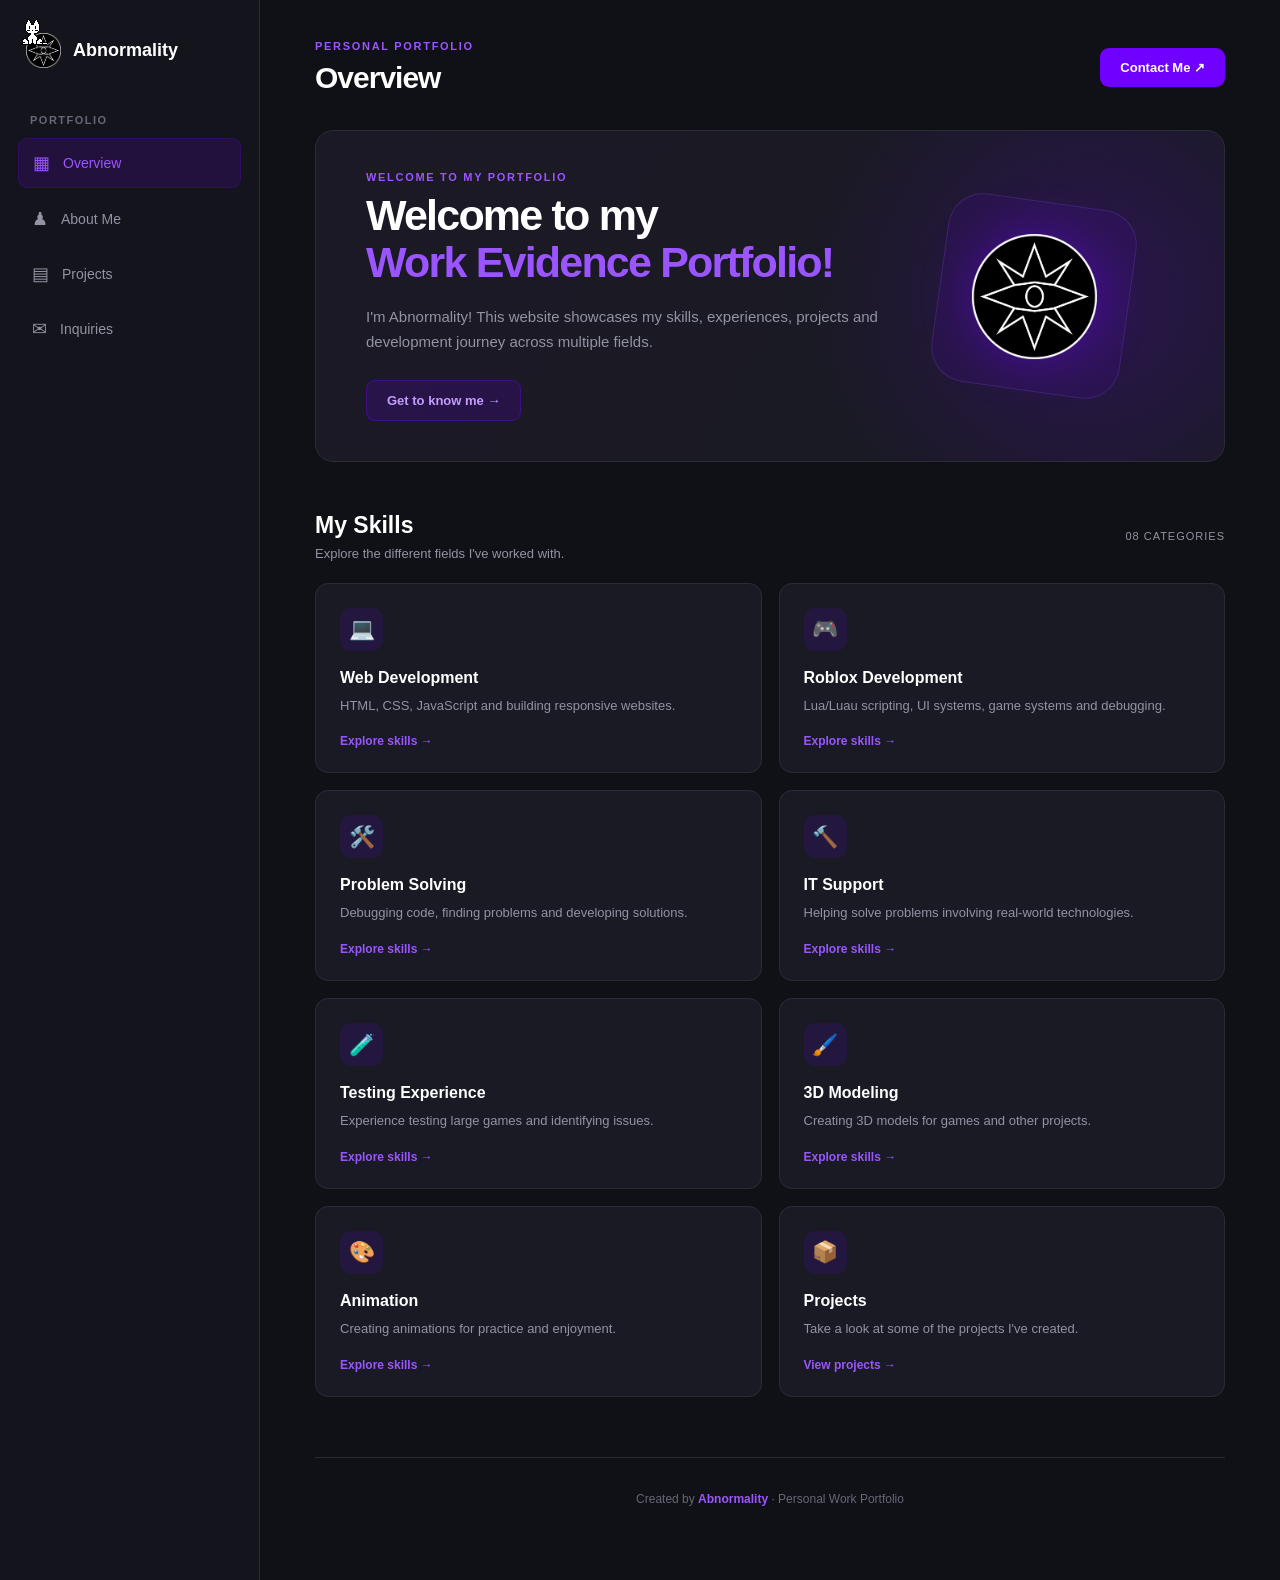
<file: index.html>
<!DOCTYPE html>
<html lang="en">

<head>
    <meta charset="UTF-8">
    <meta name="viewport" content="width=device-width, initial-scale=1.0">
    <meta name="theme-color" content="#101116">

    <title>Abnormality's Work Evidence Portfolio</title>

    <link rel="icon" type="image/x-icon" href="images/others/Corruptors.png">
    <link rel="stylesheet" href="css/style_v2.css">

    <script defer src="oneko.js" data-cat="oneko.gifs/oneko.gif"></script>
</head>

<body>

    <div class="app-shell">

        <!-- Sidebar -->
        <aside class="sidebar">

            <a href="index.html" class="brand">
                <img src="images/others/Corruptors.png" alt="Abnormality Logo">
                <span>Abnormality</span>
            </a>

            <p class="nav-label">PORTFOLIO</p>

            <nav class="navigation">
                <a href="index.html" class="nav-item active">
                    <span>▦</span> Overview
                </a>

                <a href="importance.html" class="nav-item">
                    <span>♟</span> About Me
                </a>

                <a href="html/projects.html" class="nav-item">
                    <span>▤</span> Projects
                </a>

                <a href="hire.html" class="nav-item">
                    <span>✉</span> Inquiries
                </a>
            </nav>


        </aside>

        <!-- Main Content -->
        <main class="main-content">

            <header class="topbar">
                <div>
                    <p class="eyebrow">PERSONAL PORTFOLIO</p>
                    <h1>Overview</h1>
                </div>

                <a href="hire.html" class="primary-button">
                    Contact Me ↗
                </a>
            </header>

            <!-- Welcome -->
            <section class="welcome-card">

                <div class="welcome-content">
                    <p class="eyebrow">WELCOME TO MY PORTFOLIO</p>

                    <h2>Welcome to my<br><span>Work Evidence Portfolio!</span></h2>

                    <p>
                        I'm Abnormality! This website showcases my skills,
                        experiences, projects and development journey
                        across multiple fields.
                    </p>

                    <a href="importance.html" class="secondary-button">
                        Get to know me →
                    </a>
                </div>

                <div class="welcome-decoration">
                    <img src="images/others/Corruptors.png" alt="Abnormality Logo">
                </div>

            </section>

            <!-- Skills -->
            <section class="content-section">

                <div class="section-heading">
                    <div>
                        <h2>My Skills</h2>
                        <p>Explore the different fields I've worked with.</p>
                    </div>

                    <span class="section-count">08 CATEGORIES</span>
                </div>

                <div class="skills-grid">

                    <a href="html/web_development.html" class="skill-card">
                        <span class="skill-icon">💻</span>
                        <h3>Web Development</h3>
                        <p>HTML, CSS, JavaScript and building responsive websites.</p>
                        <span class="card-link">Explore skills →</span>
                    </a>

                    <a href="html/roblox_development.html" class="skill-card">
                        <span class="skill-icon">🎮</span>
                        <h3>Roblox Development</h3>
                        <p>Lua/Luau scripting, UI systems, game systems and debugging.</p>
                        <span class="card-link">Explore skills →</span>
                    </a>

                    <a href="html/problem_solving.html" class="skill-card">
                        <span class="skill-icon">🛠️</span>
                        <h3>Problem Solving</h3>
                        <p>Debugging code, finding problems and developing solutions.</p>
                        <span class="card-link">Explore skills →</span>
                    </a>

                    <a href="html/it_support.html" class="skill-card">
                        <span class="skill-icon">🔨</span>
                        <h3>IT Support</h3>
                        <p>Helping solve problems involving real-world technologies.</p>
                        <span class="card-link">Explore skills →</span>
                    </a>

                    <a href="html/testing.html" class="skill-card">
                        <span class="skill-icon">🧪</span>
                        <h3>Testing Experience</h3>
                        <p>Experience testing large games and identifying issues.</p>
                        <span class="card-link">Explore skills →</span>
                    </a>

                    <a href="html/3d_modeling.html" class="skill-card">
                        <span class="skill-icon">🖌️</span>
                        <h3>3D Modeling</h3>
                        <p>Creating 3D models for games and other projects.</p>
                        <span class="card-link">Explore skills →</span>
                    </a>

                    <a href="html/animation.html" class="skill-card">
                        <span class="skill-icon">🎨</span>
                        <h3>Animation</h3>
                        <p>Creating animations for practice and enjoyment.</p>
                        <span class="card-link">Explore skills →</span>
                    </a>

                    <a href="html/projects.html" class="skill-card">
                        <span class="skill-icon">📦</span>
                        <h3>Projects</h3>
                        <p>Take a look at some of the projects I've created.</p>
                        <span class="card-link">View projects →</span>
                    </a>

                </div>

            </section>

            <footer>
                <p>Created by <strong>Abnormality</strong> · Personal Work Portfolio</p>
            </footer>

        </main>

    </div>

</body>
</html>
</file>
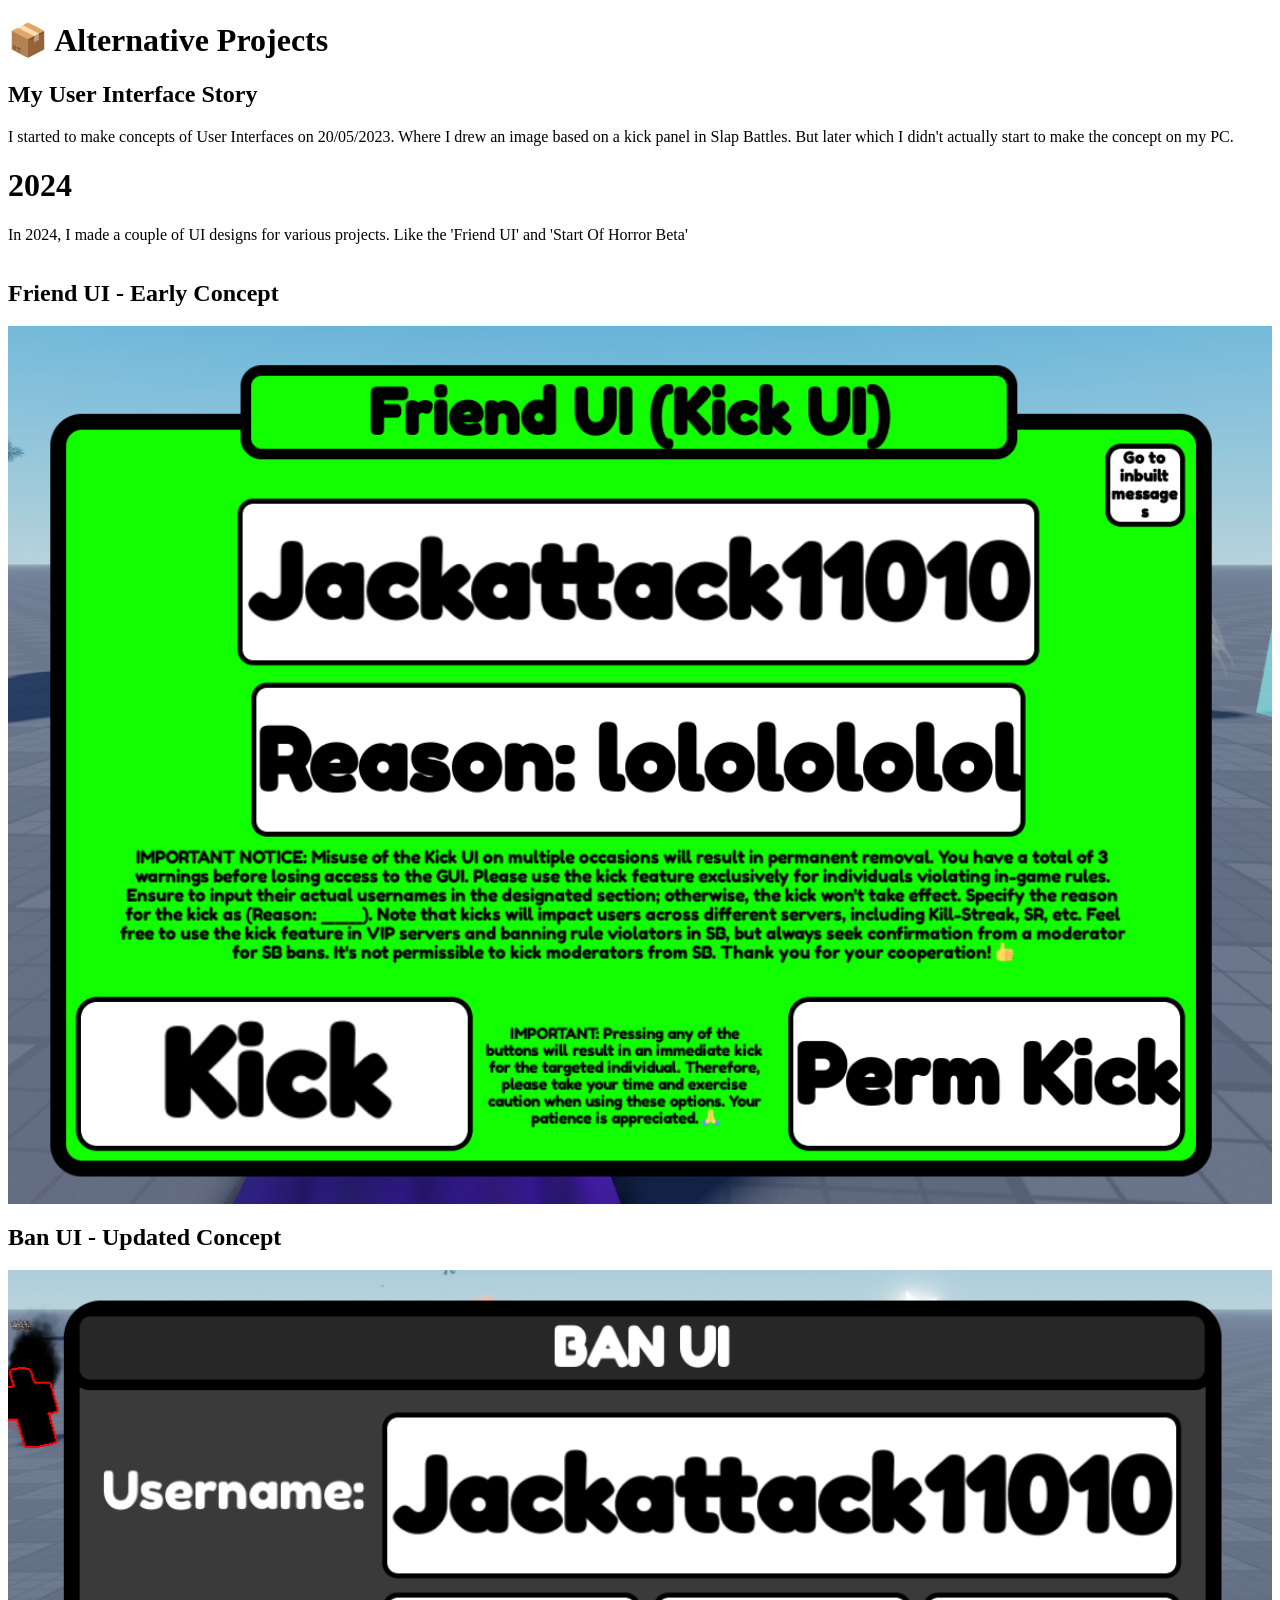
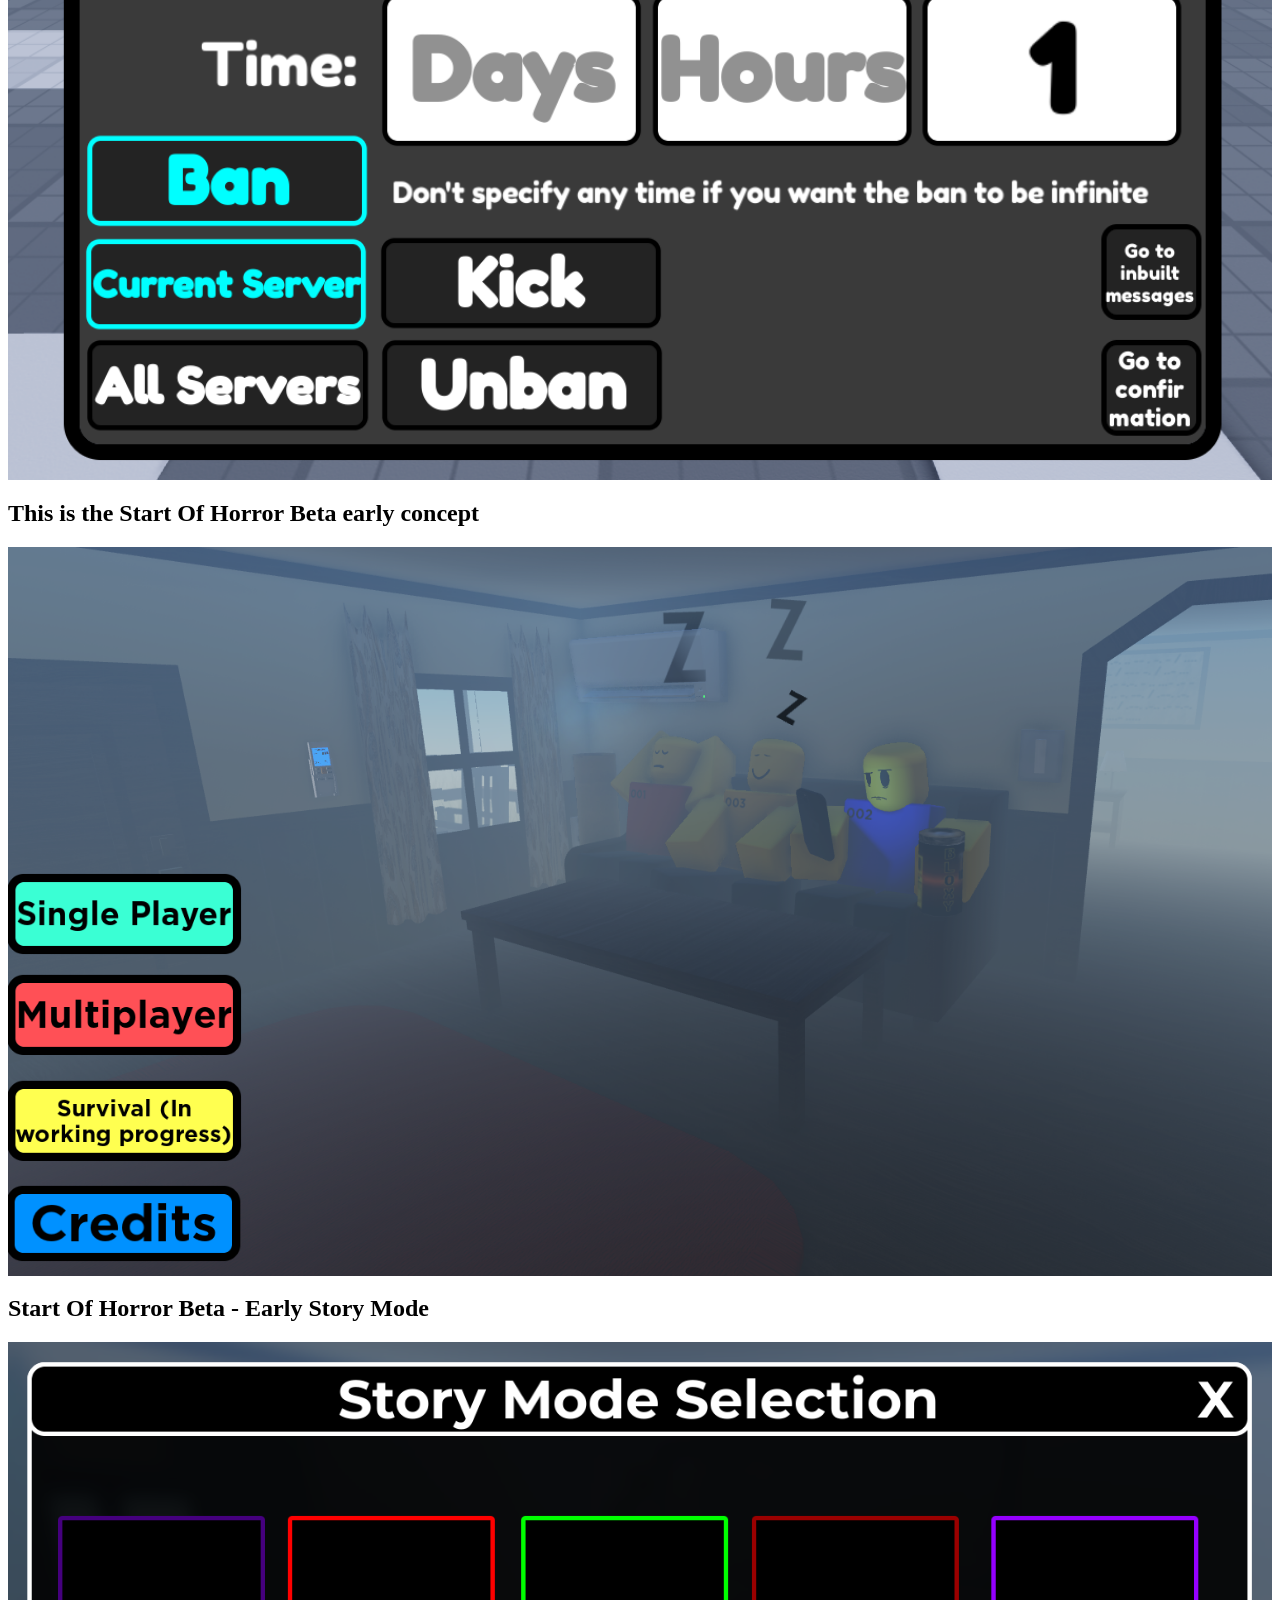
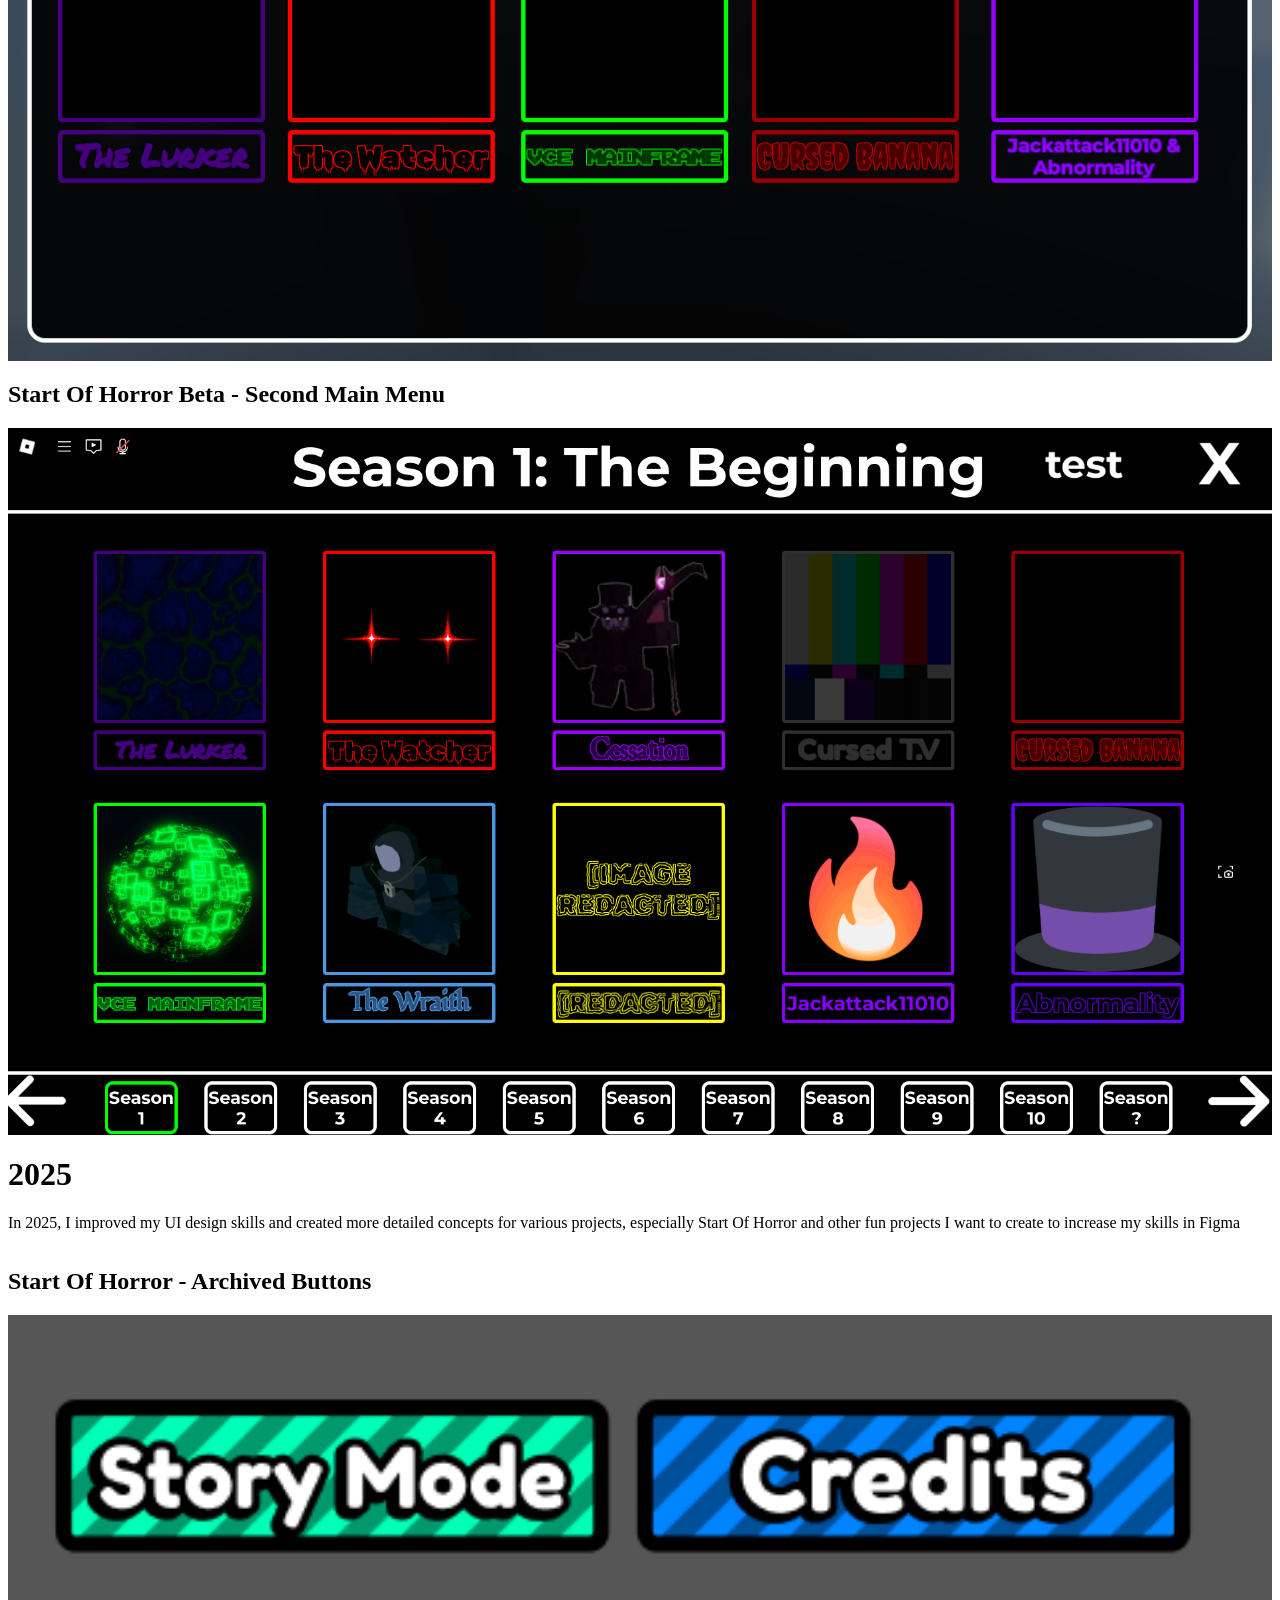
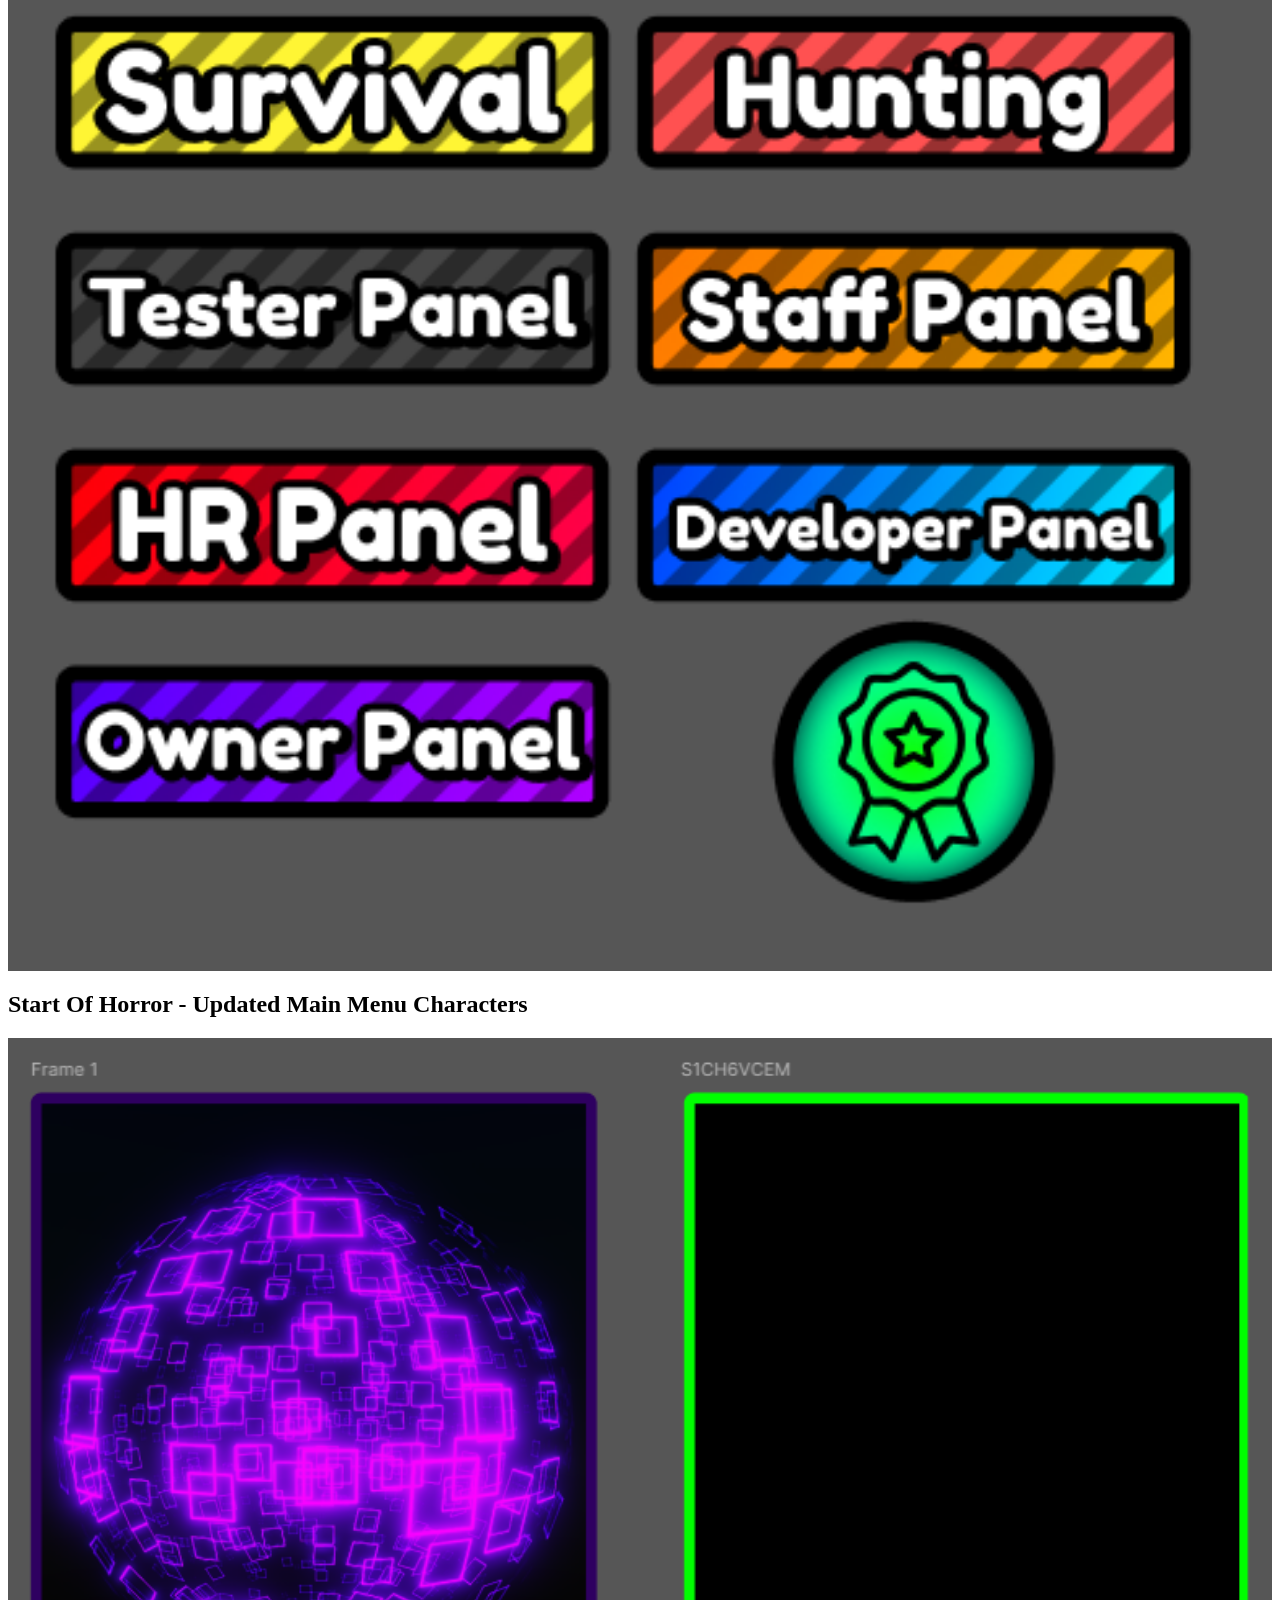
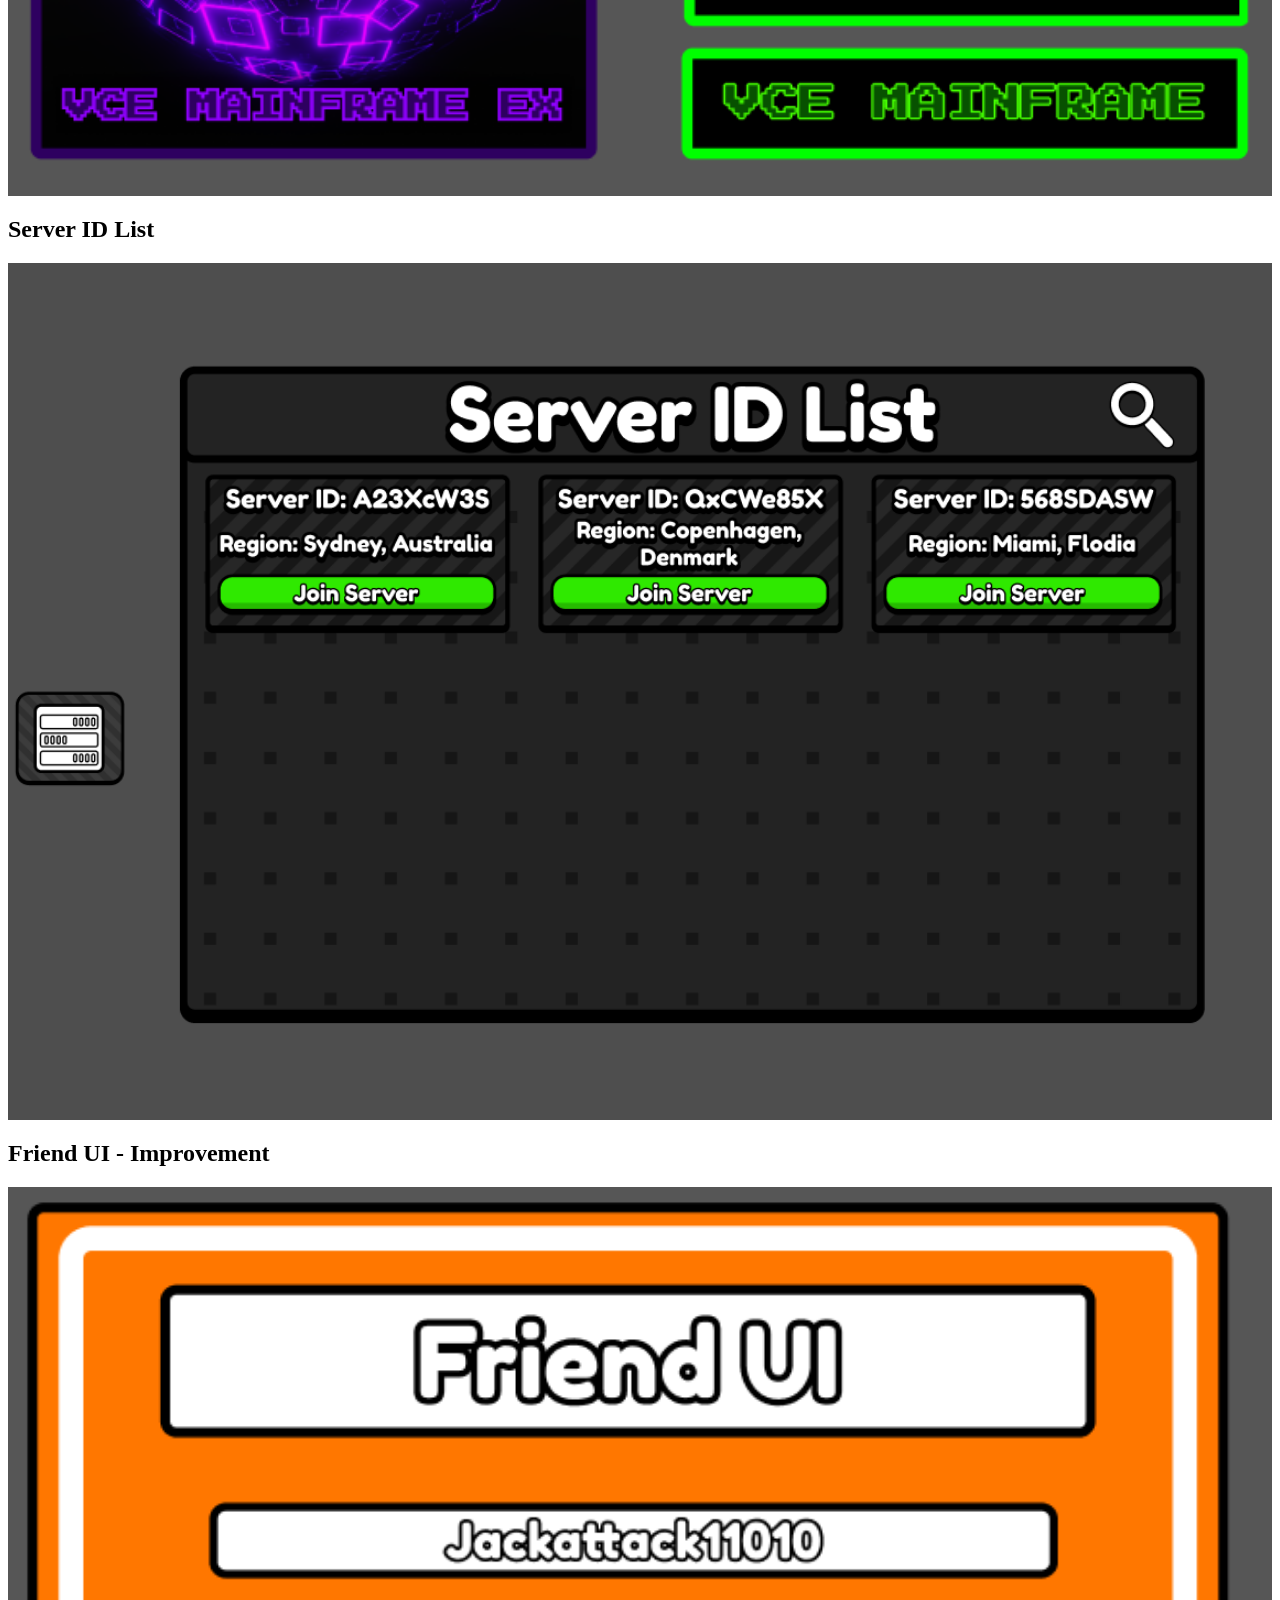
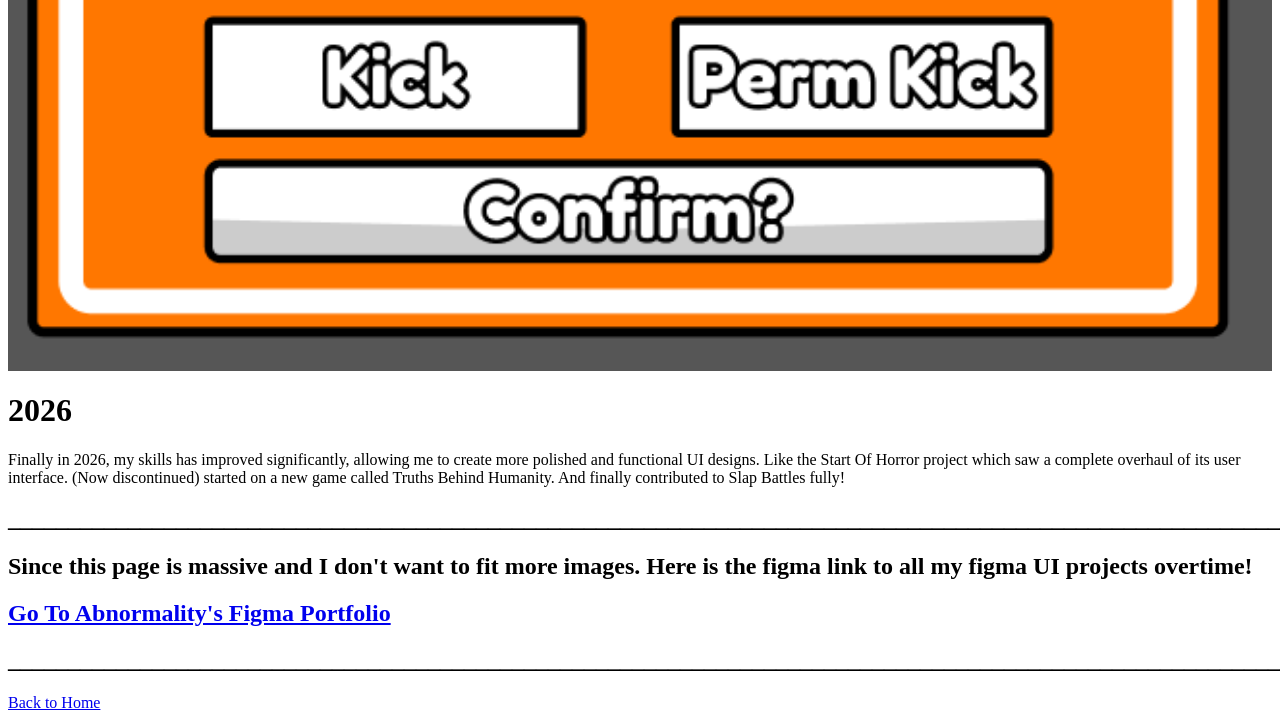
<file: projects.html>
<!DOCTYPE html>
<html>

<head>
    <title>Alternative Projects</title>
    <link rel="stylesheet" href="css/skills.css">
    <link rel="stylesheet" href="css/image.css">
</head>

<body>

    <h1>📦 Alternative Projects</h1>

    <h2>My User Interface Story</h2>
    <p>I started to make concepts of User Interfaces on 20/05/2023. Where I drew an image based on a kick panel in Slap Battles. But later which I didn't actually start to make the concept on my PC.</p>

    <h1>2024</h1>
    <p>In 2024, I made a couple of UI designs for various projects. Like the 'Friend UI' and 'Start Of Horror Beta'</p>

    <div class="container">
        <h2>Friend UI - Early Concept</h2>
        <img src="images/others/Friend UI Concept.png" alt="First Friend UI Concept">
    </div>

    <div class="container">
        <h2>Ban UI - Updated Concept</h2>
        <img src="images/others/First Ban Panel Concept.png" alt="Updated Ban UI Concept">
    </div>

    <div class="container">
        <h2>This is the Start Of Horror Beta early concept</h2>
        <img src="images/others/SOH First Main Menu.png" alt="Start Of Horror Beta">
    </div>

    <div class="container">
        <h2>Start Of Horror Beta - Early Story Mode</h2>
        <img src="images/others/Early Story Mode.png" alt="Early SOH Story Mode">
    </div>

    <div class="container">
        <h2>Start Of Horror Beta - Second Main Menu</h2>
        <img src="images/others/SOH Second Main Menu.png" alt="Start Of Horror Beta Main Menu">
    </div>

    <h1>2025</h1>
    <p>In 2025, I improved my UI design skills and created more detailed concepts for various projects, especially Start Of Horror and other fun projects I want to create to increase my skills in Figma</p>

    <div class="container">
        <h2>Start Of Horror - Archived Buttons</h2>
        <img src="images/others/SOH Archived Buttons.png" alt="Start Of Horror Archived Buttons">
    </div>

    <div class="container">
        <h2>Start Of Horror - Updated Main Menu Characters</h2>
        <img src="images/others/SOH Story Mode Update.png" alt="Start Of Horror Updated Main Menu Characters">
    </div>

    <div class="container">
        <h2>Server ID List</h2>
        <img src="images/others/Server ID List.png" alt="Server ID List">
    </div>

    <div class="container">
        <h2>Friend UI - Improvement</h2>
        <img src="images/others/Friend UI Improvement.png" alt="Updated Friend UI Concept">
    </div>


    <h1>2026</h1>
    <p>Finally in 2026, my skills has improved significantly, allowing me to create more polished and functional UI designs.
        Like the Start Of Horror project which saw a complete overhaul of its user interface. (Now discontinued)
        started on a new game called Truths Behind Humanity.
        And finally contributed to Slap Battles fully!</p>

    <h2>____________________________________________________________________________________________________________</h2>

    <h2>Since this page is massive and I don't want to fit more images. Here is the figma link to all my figma UI projects overtime!<h2>
    <a href="https://www.figma.com/design/40RhjVEC8wlKLUIXlwJqWX/Abnormality-Portfilo?node-id=0-1&t=XpvGLnqwYcIuVOld-1" class="figmaButton">Go To Abnormality's Figma Portfolio</a>

    <h2>____________________________________________________________________________________________________________</h2>
    <a href="index.html" class="button">Back to Home</a>

</body>

</html>
</file>
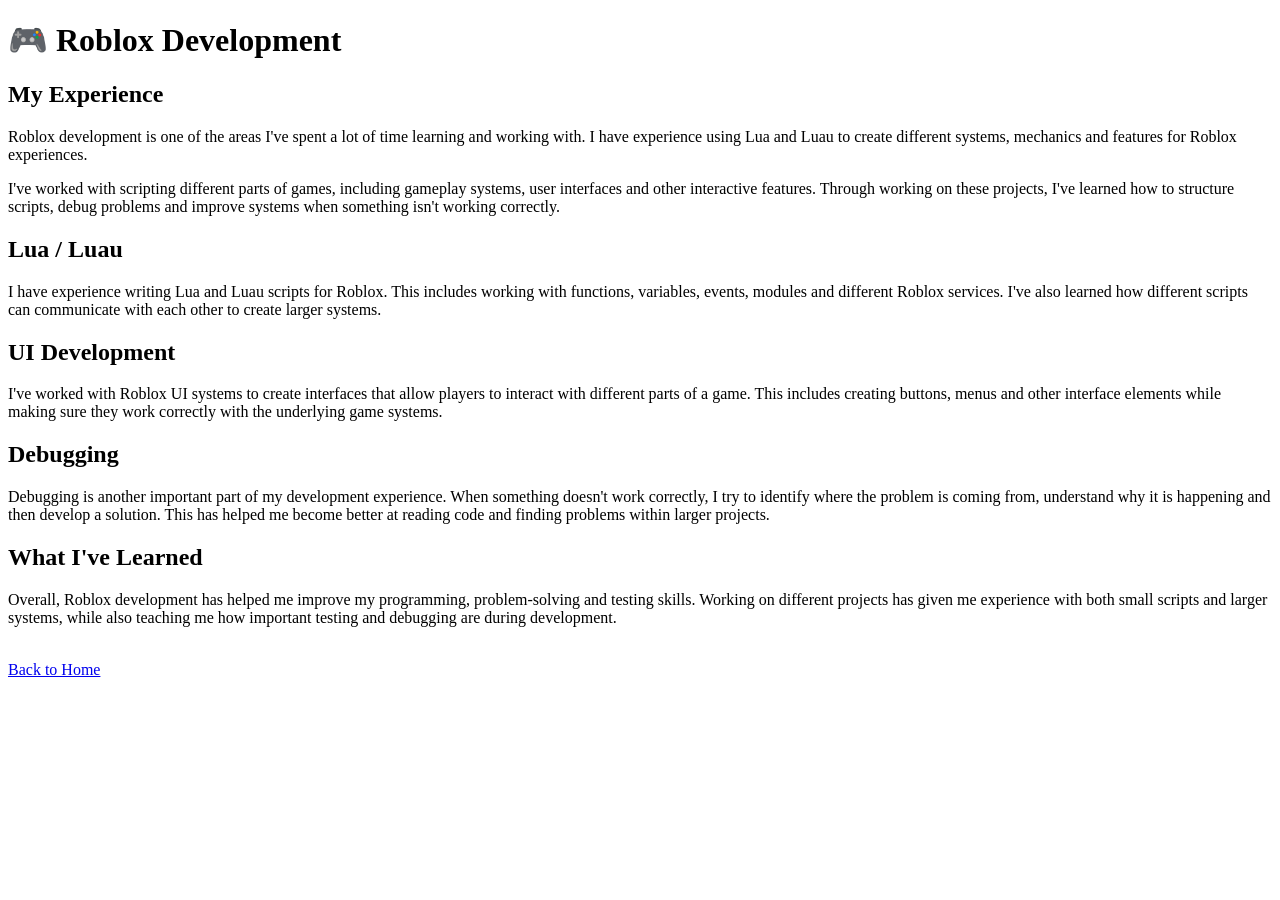
<file: roblox_development.html>
<!DOCTYPE html>
<html>

<head>
    <title>Roblox Development</title>
    <link rel="stylesheet" href="css/skills.css">
</head>

<body>

    <h1>🎮 Roblox Development</h1>

    <h2>My Experience</h2>

    <p>
        Roblox development is one of the areas I've spent a lot of time
        learning and working with. I have experience using Lua and Luau
        to create different systems, mechanics and features for Roblox
        experiences.
    </p>

    <p>
        I've worked with scripting different parts of games, including
        gameplay systems, user interfaces and other interactive features.
        Through working on these projects, I've learned how to structure
        scripts, debug problems and improve systems when something isn't
        working correctly.
    </p>

    <h2>Lua / Luau</h2>

    <p>
        I have experience writing Lua and Luau scripts for Roblox. This
        includes working with functions, variables, events, modules and
        different Roblox services. I've also learned how different
        scripts can communicate with each other to create larger systems.
    </p>

    <h2>UI Development</h2>

    <p>
        I've worked with Roblox UI systems to create interfaces that allow
        players to interact with different parts of a game. This includes
        creating buttons, menus and other interface elements while making
        sure they work correctly with the underlying game systems.
    </p>

    <h2>Debugging</h2>

    <p>
        Debugging is another important part of my development experience.
        When something doesn't work correctly, I try to identify where the
        problem is coming from, understand why it is happening and then
        develop a solution. This has helped me become better at reading
        code and finding problems within larger projects.
    </p>

    <h2>What I've Learned</h2>

    <p>
        Overall, Roblox development has helped me improve my programming,
        problem-solving and testing skills. Working on different projects
        has given me experience with both small scripts and larger systems,
        while also teaching me how important testing and debugging are
        during development.
    </p>

    <br>

    <a href="index.html" class="button">Back to Home</a>

</body>

</html>
</file>
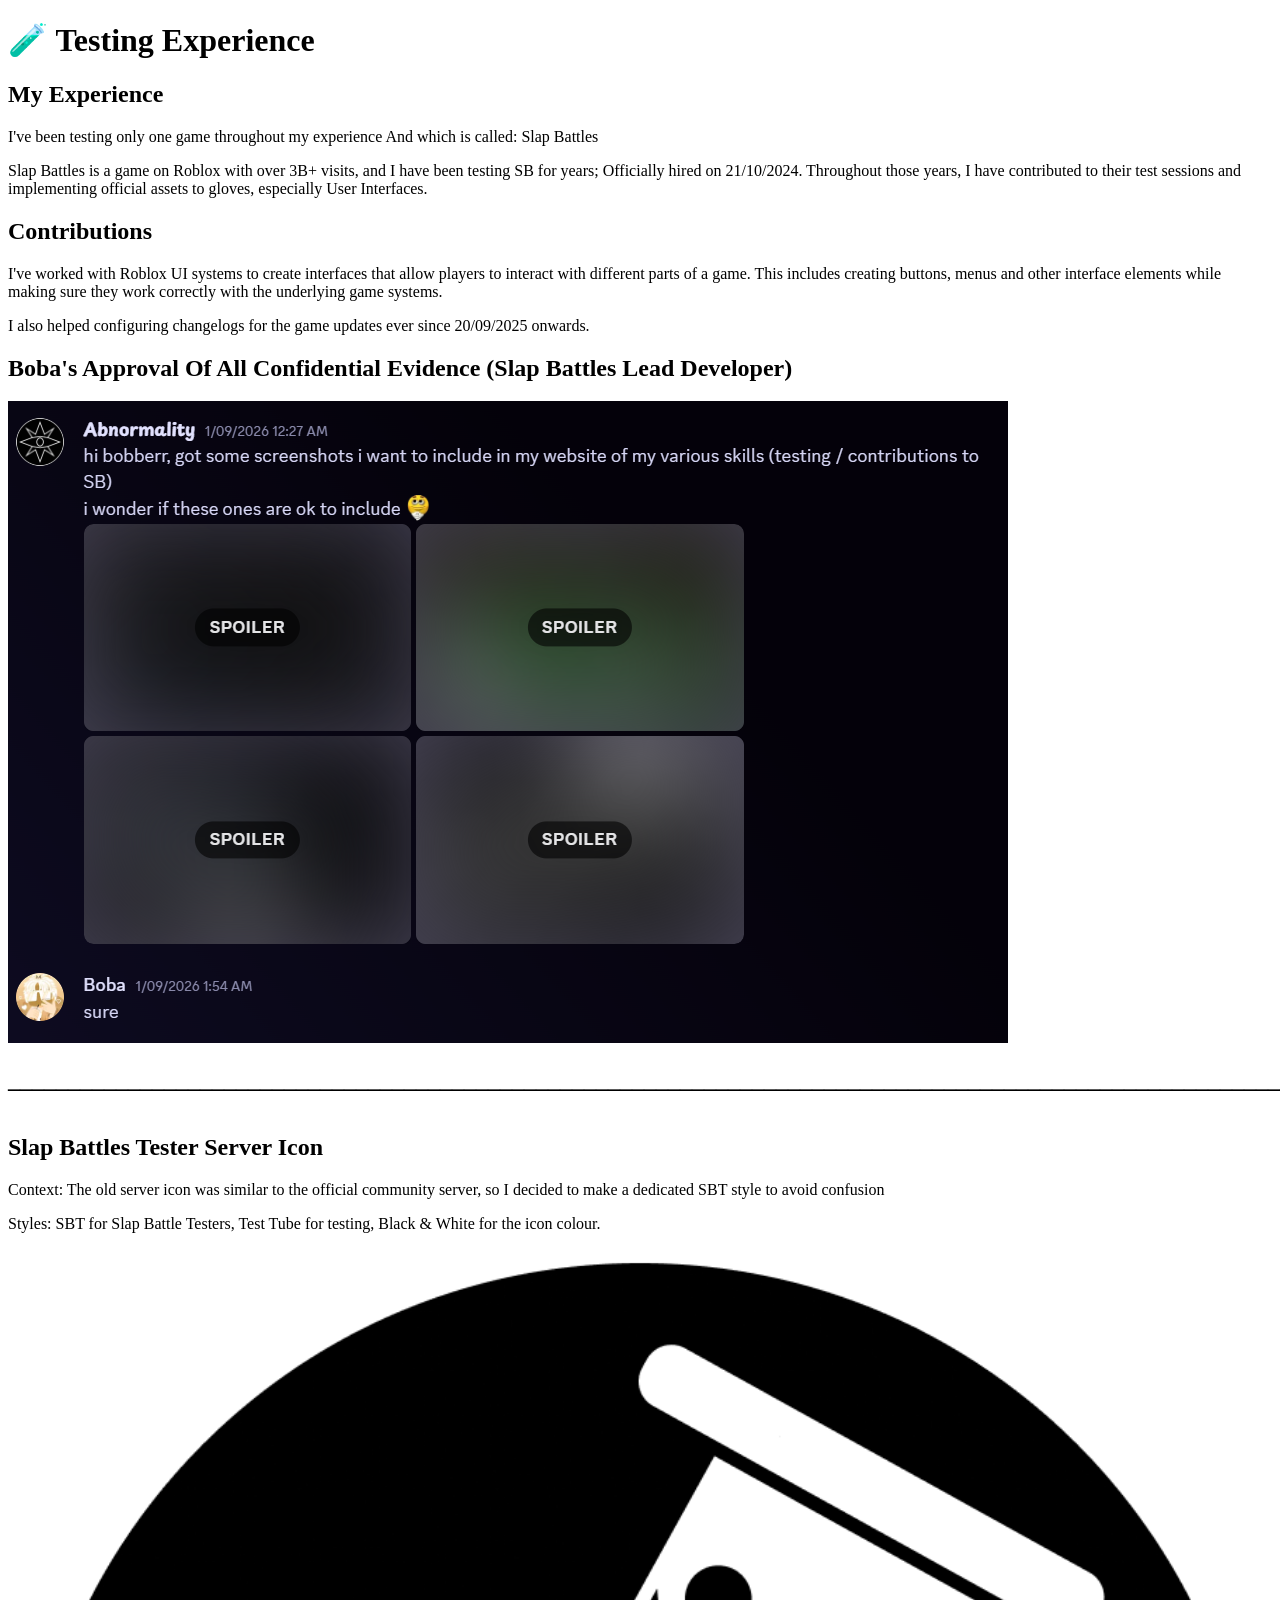
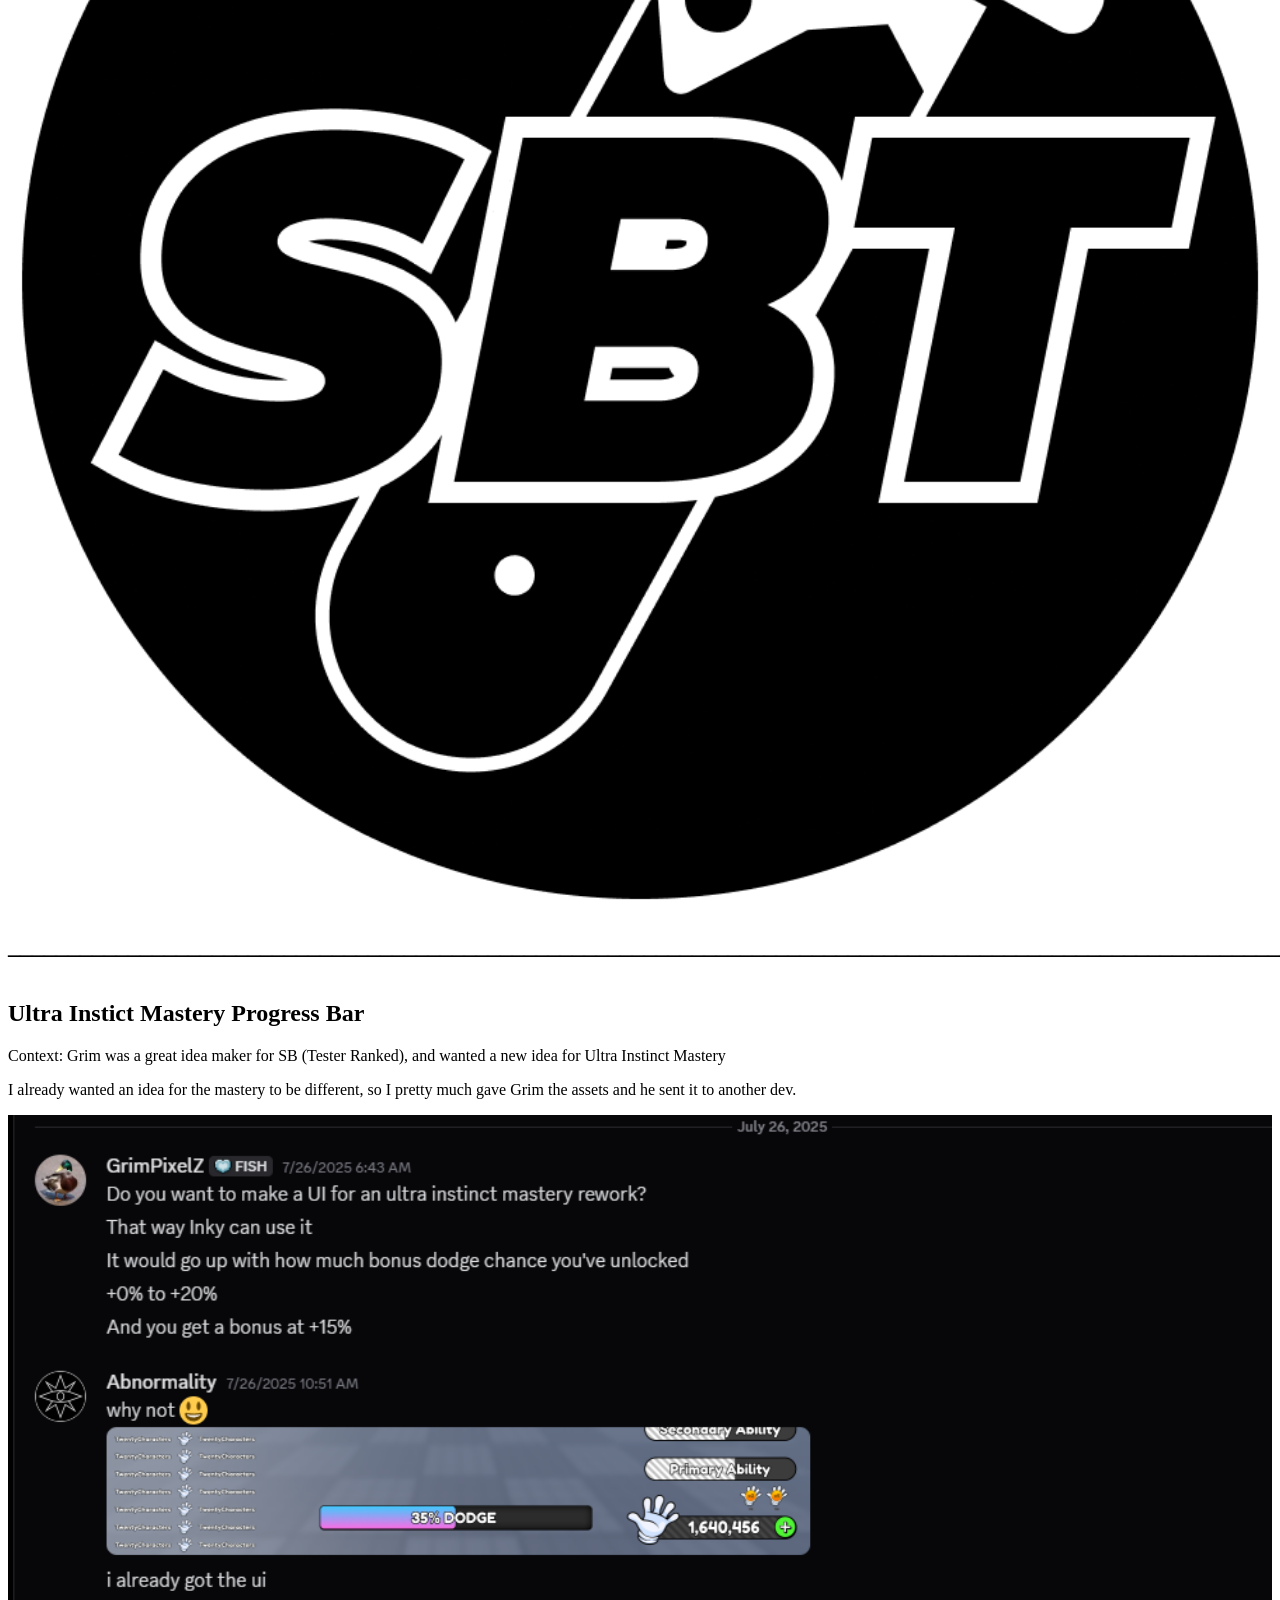
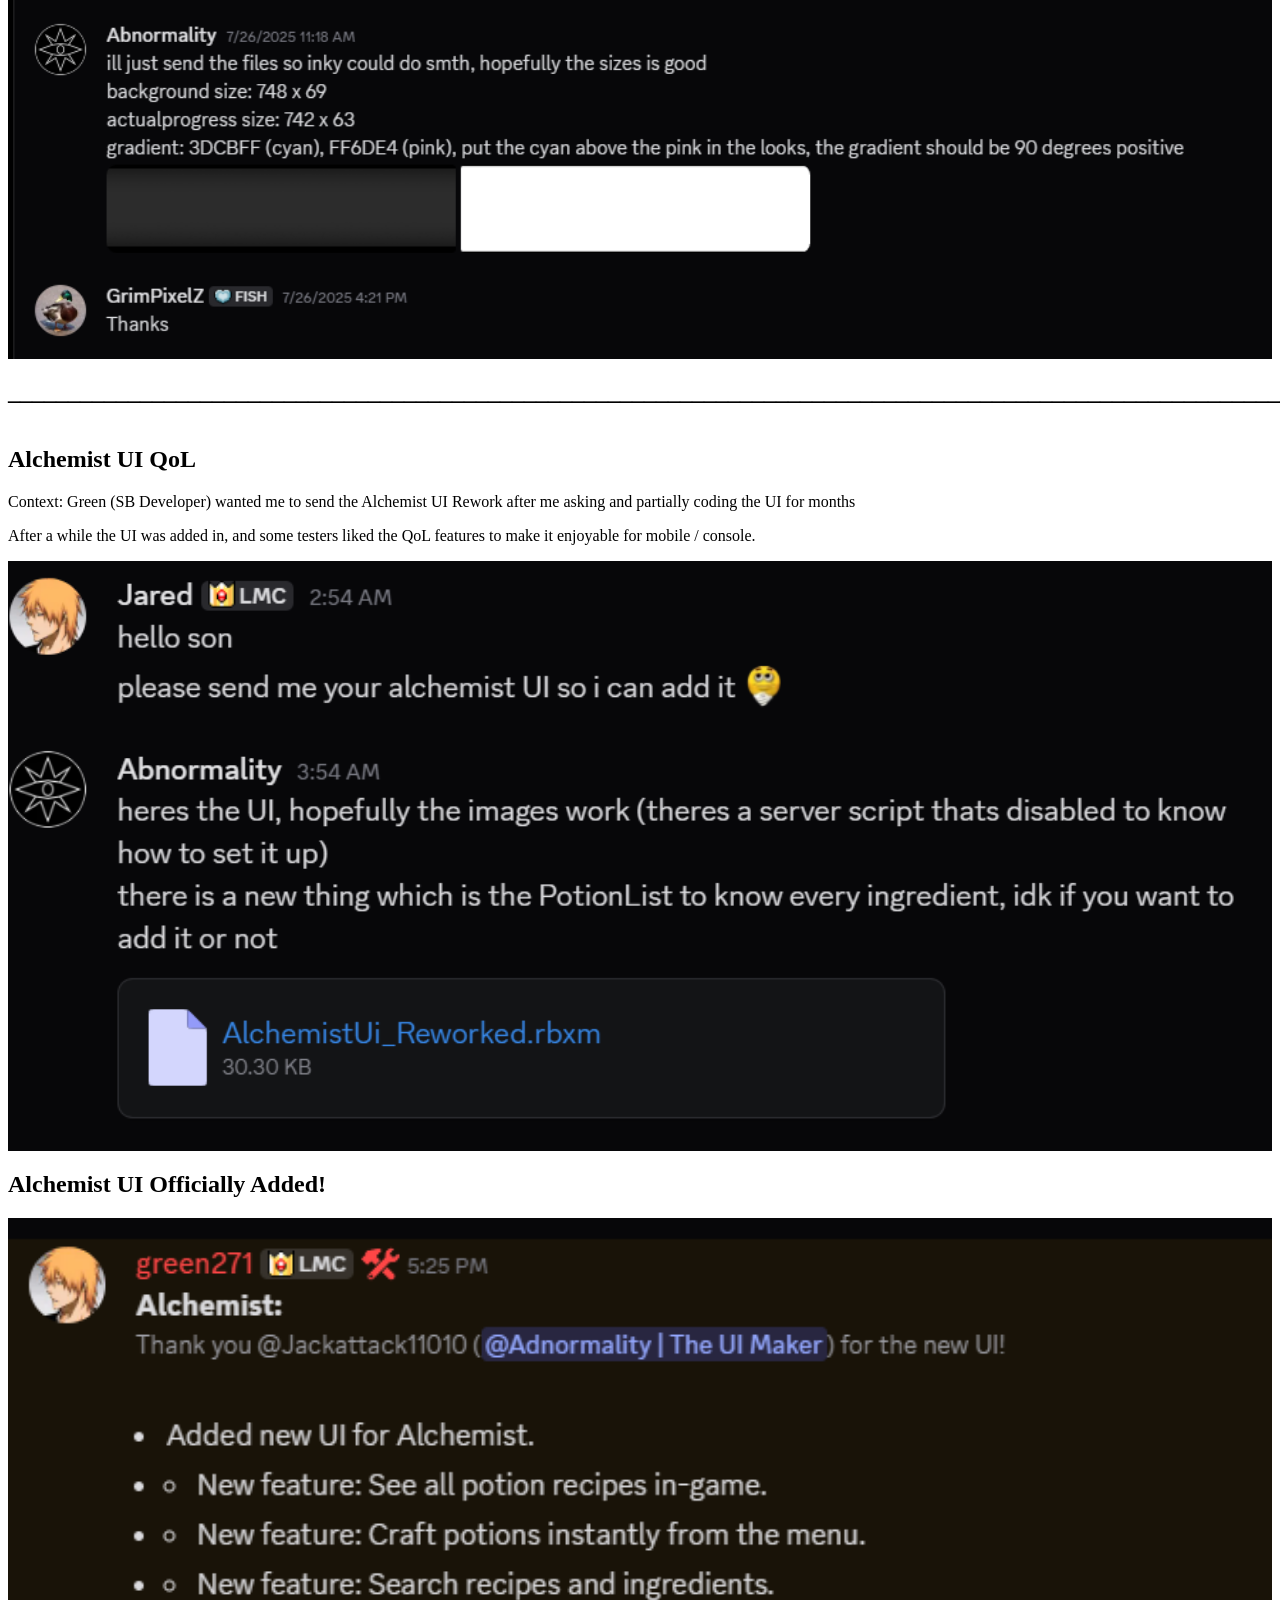
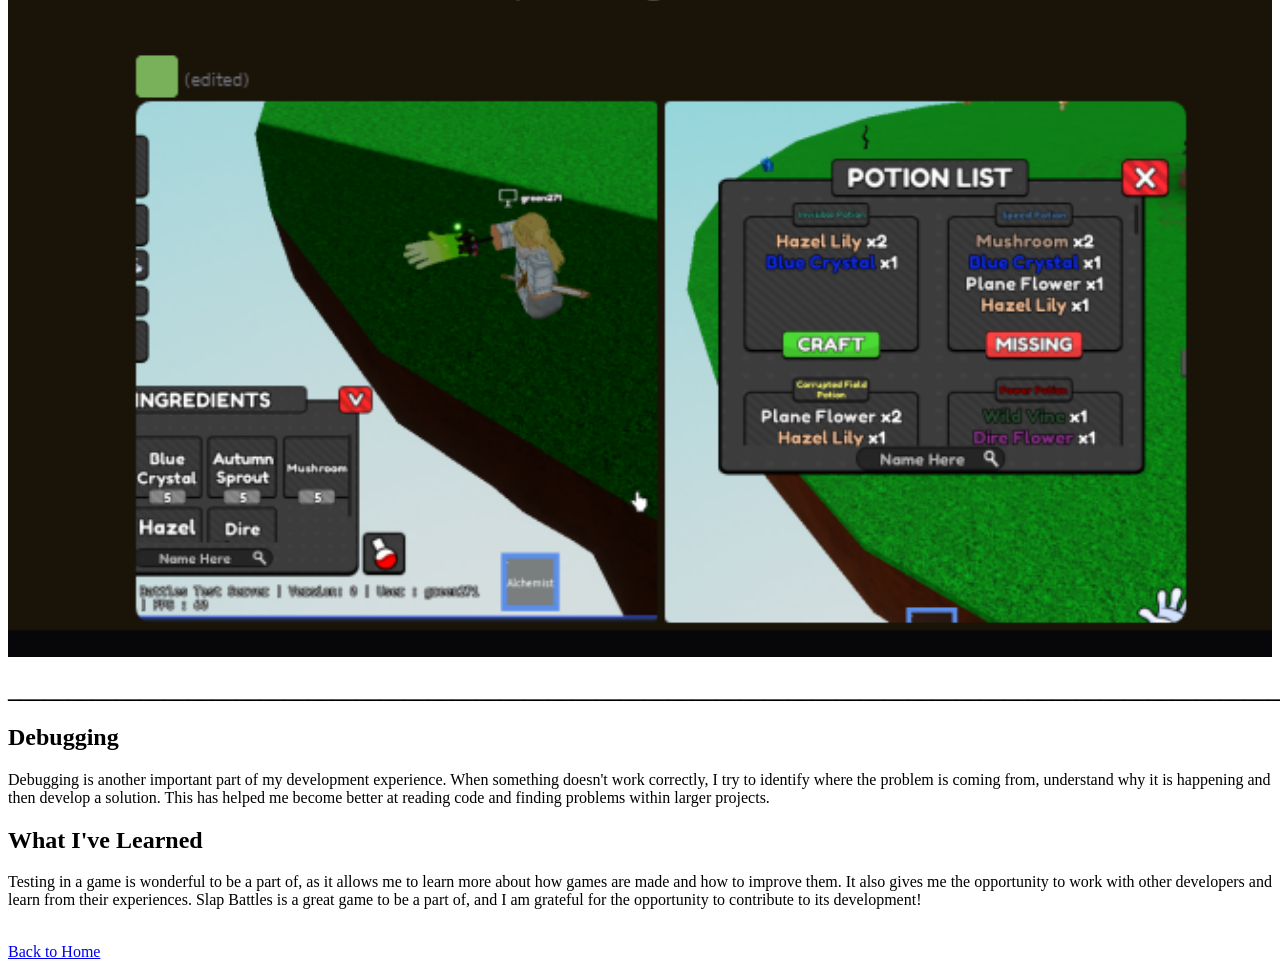
<file: testing.html>
<!DOCTYPE html>
<html>

<head>
    <title>Testing Experience</title>
    <link rel="stylesheet" href="css/skills.css">
    <link rel="stylesheet" href="css/image.css">
</head>

<body>

    <h1>🧪 Testing Experience</h1>

    <h2>My Experience</h2>

    <p>
        I've been testing only one game throughout my experience
        And which is called: Slap Battles
    </p>

    <p>
        Slap Battles is a game on Roblox with over 3B+ visits, and I have been testing SB for years; Officially hired on 21/10/2024.
        Throughout those years, I have contributed to their test sessions and implementing official assets to gloves, especially User Interfaces.
    </p>

    <h2>Contributions</h2>

    <p>
        I've worked with Roblox UI systems to create interfaces that allow
        players to interact with different parts of a game. This includes
        creating buttons, menus and other interface elements while making
        sure they work correctly with the underlying game systems.
    </p>

    <p>I also helped configuring changelogs for the game updates ever since 20/09/2025 onwards.</p>

    <h2>Boba's Approval Of All Confidential Evidence (Slap Battles Lead Developer)</h2>
    <img src="images/slap battles/Boba Approves All Evidence.png" class="image" alt="Boba Approval">

    <br>

    <h2>____________________________________________________________________________________________________________</h2>

    <div class="container">
        <h2>Slap Battles Tester Server Icon</h2>
        <p>Context: The old server icon was similar to the official community server, so I decided to make a dedicated SBT style to avoid confusion</p>
        <p>Styles: SBT for Slap Battle Testers, Test Tube for testing, Black & White for the icon colour.</p>
        <img src="images/slap battles/SBT-Stuff.png" class="image" alt="Slap Battles Tester server icon">
    </div>

    <h2>____________________________________________________________________________________________________________</h2>

    <div class="container">
        <h2>Ultra Instict Mastery Progress Bar</h2>
        <p>Context: Grim was a great idea maker for SB (Tester Ranked), and wanted a new idea for Ultra Instinct Mastery</p>
        <p>I already wanted an idea for the mastery to be different, so I pretty much gave Grim the assets and he sent it to another dev.</p>
        <img src="images/slap battles/Mastered Ultra Instinct Bar.png" class="image" alt="Ultra Instict Bar">
    </div>

    <h2>____________________________________________________________________________________________________________</h2>

    <div class="container">
        <h2>Alchemist UI QoL</h2>
        <p>Context: Green (SB Developer) wanted me to send the Alchemist UI Rework after me asking and partially coding the UI for months</p>
        <p>After a while the UI was added in, and some testers liked the QoL features to make it enjoyable for mobile / console.</p>
        <img src="images/slap battles/Alchemist UI - Sending Evidence.png" class="image" alt="Sending Green My Alchemist UI">
    </div>


    <div class="container">
        <h2>Alchemist UI Officially Added!</h2>
        <img src="images/slap battles/Green Adds My Alchemist UI.png" class="image" alt="Officially Added The UI">
    </div>

    <h2>____________________________________________________________________________________________________________</h2>

    </p>

    <h2>Debugging</h2>
    <p>
        Debugging is another important part of my development experience.
        When something doesn't work correctly, I try to identify where the
        problem is coming from, understand why it is happening and then
        develop a solution. This has helped me become better at reading
        code and finding problems within larger projects.
    </p>

    <h2>What I've Learned</h2>
    <p>
       Testing in a game is wonderful to be a part of, as it allows me to learn more about how games are made and how to improve them. It also gives me the opportunity to work with other developers and learn from their experiences.
       Slap Battles is a great game to be a part of, and I am grateful for the opportunity to contribute to its development!
    </p>

    <br>

    <a href="index.html" class="button">Back to Home</a>

</body>

</html>
</file>
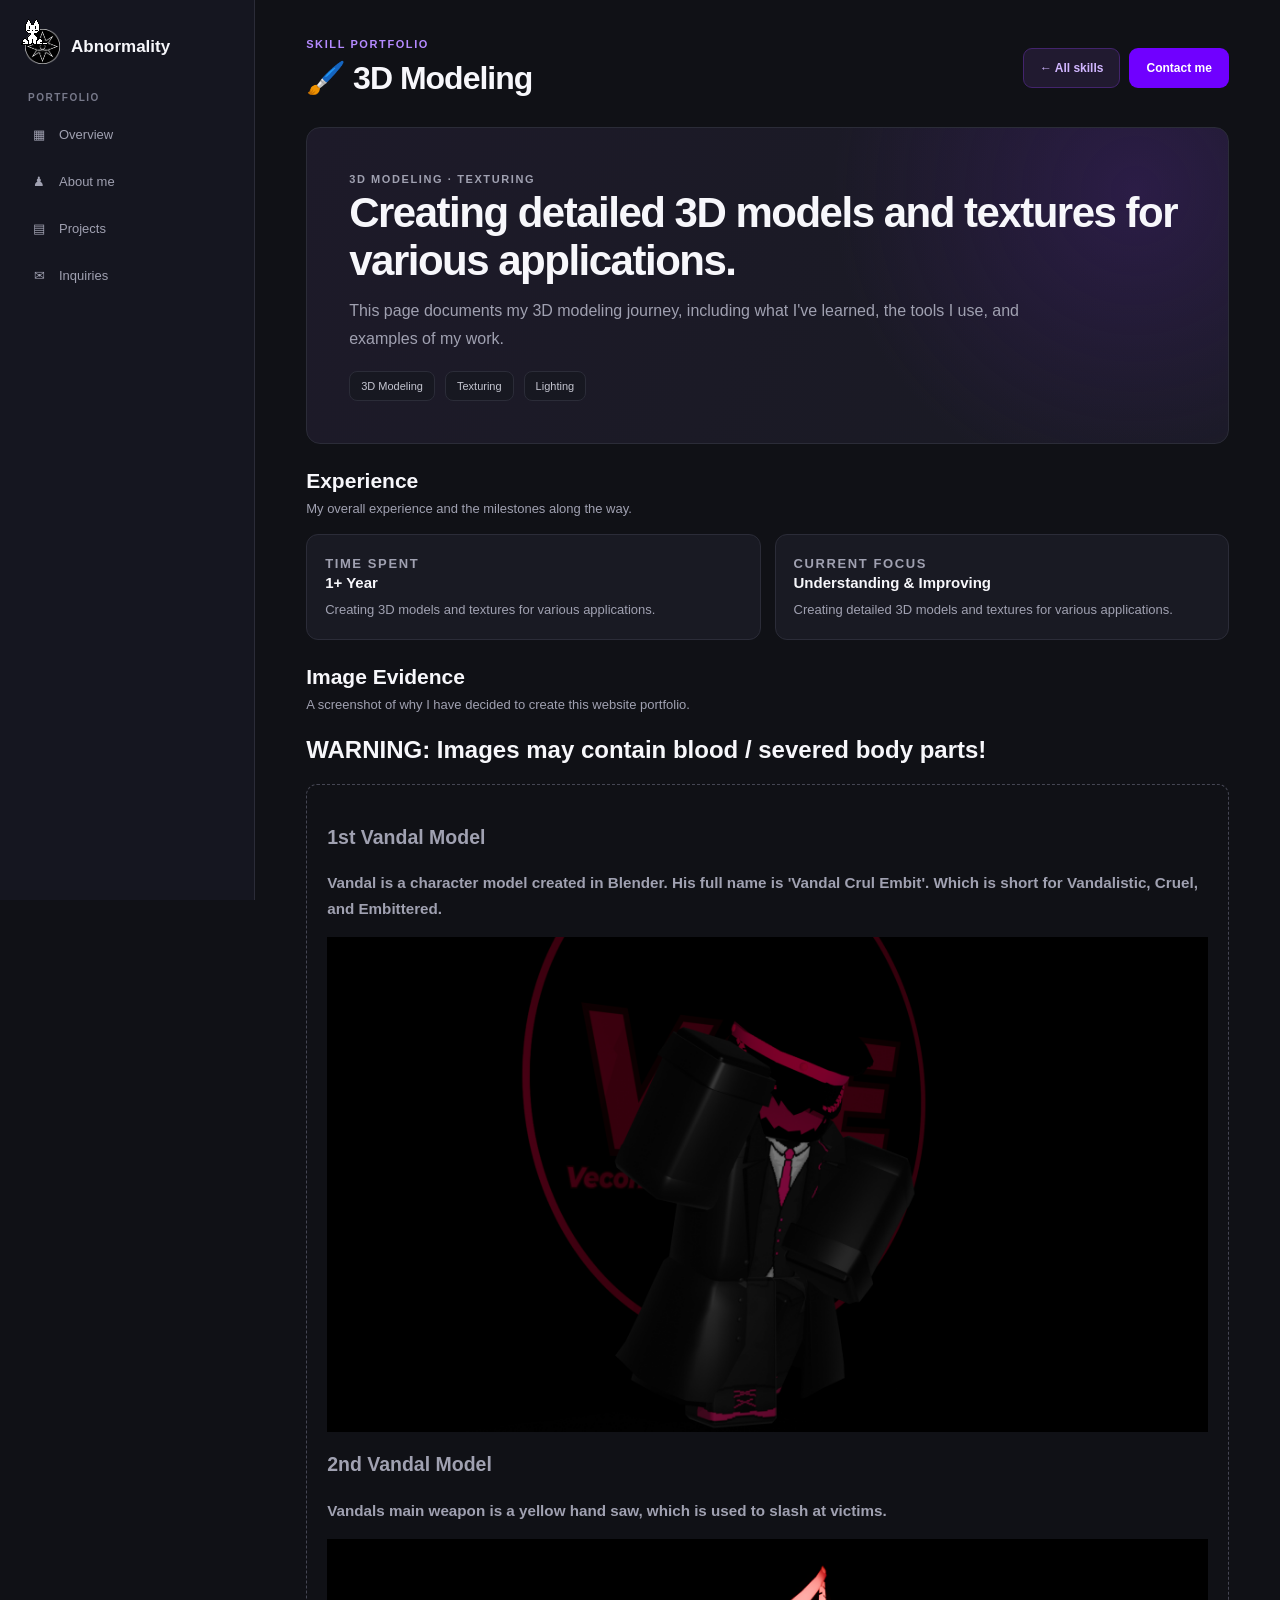
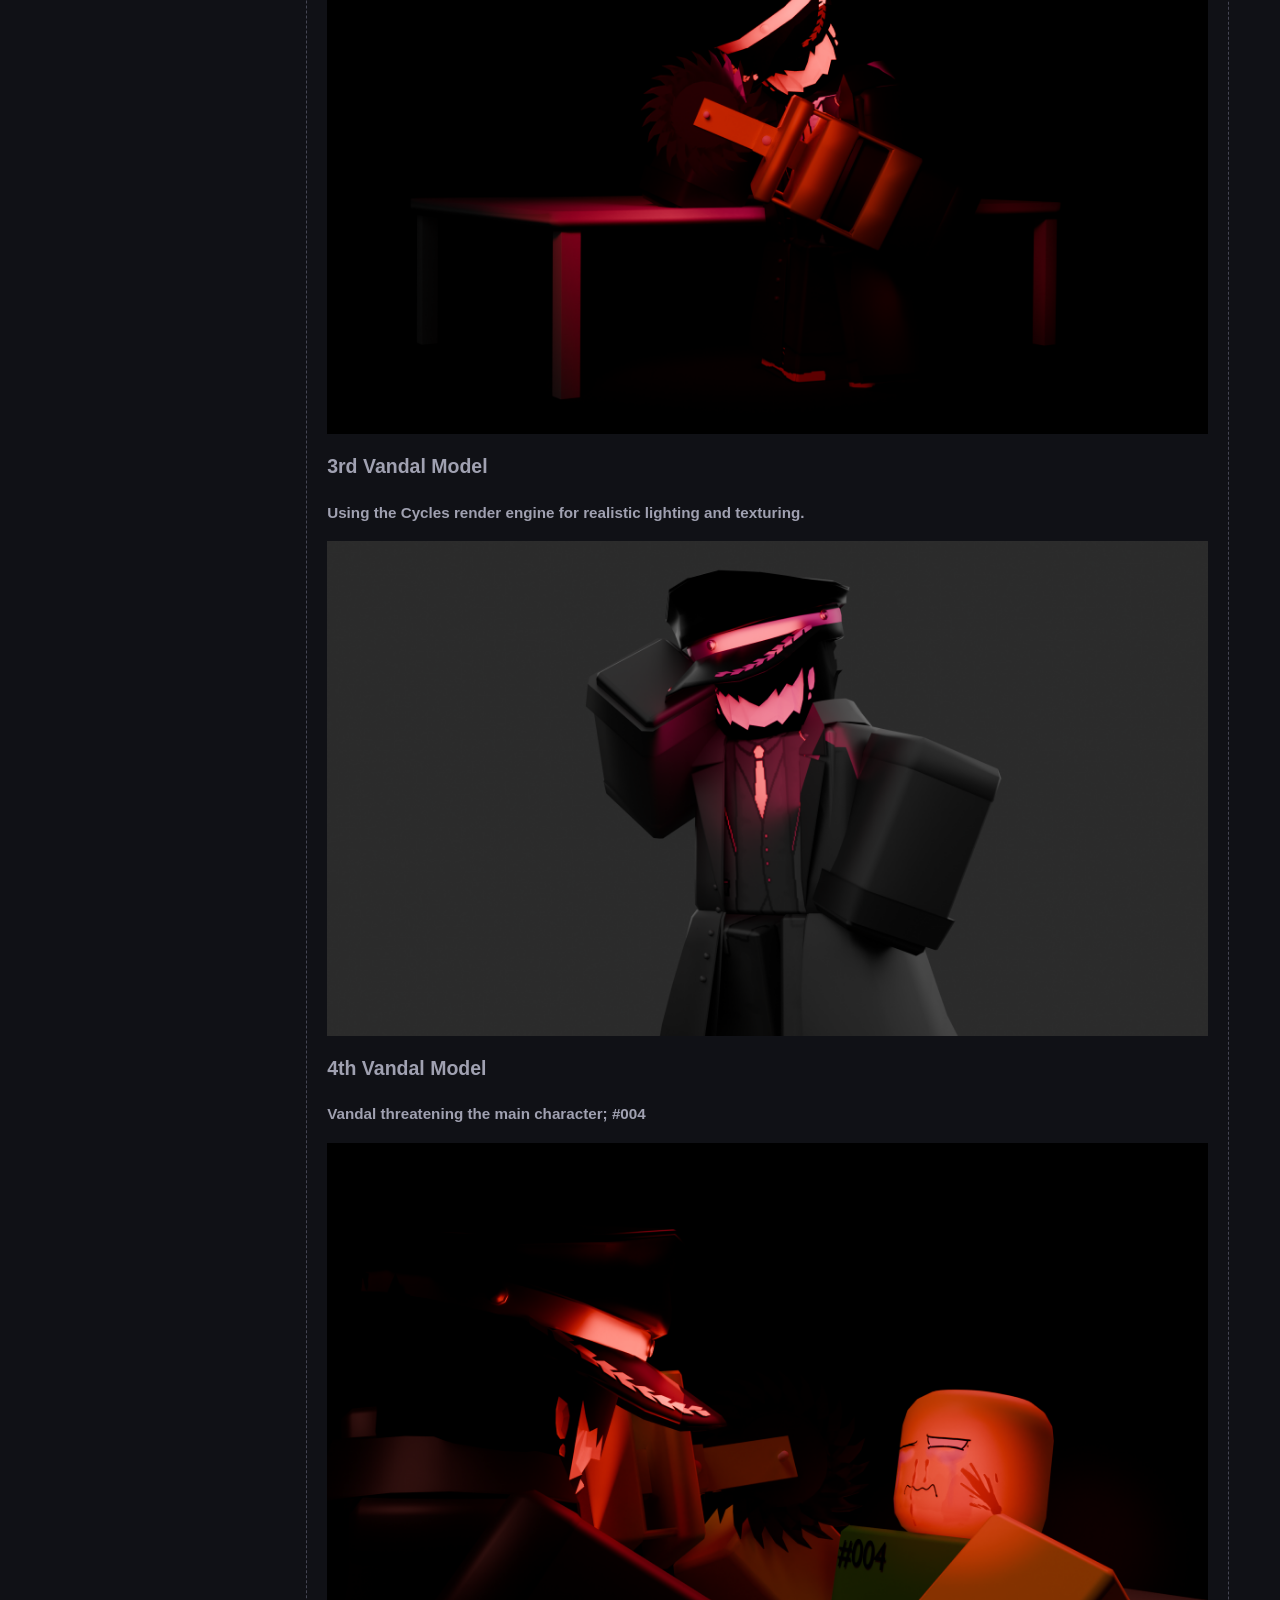
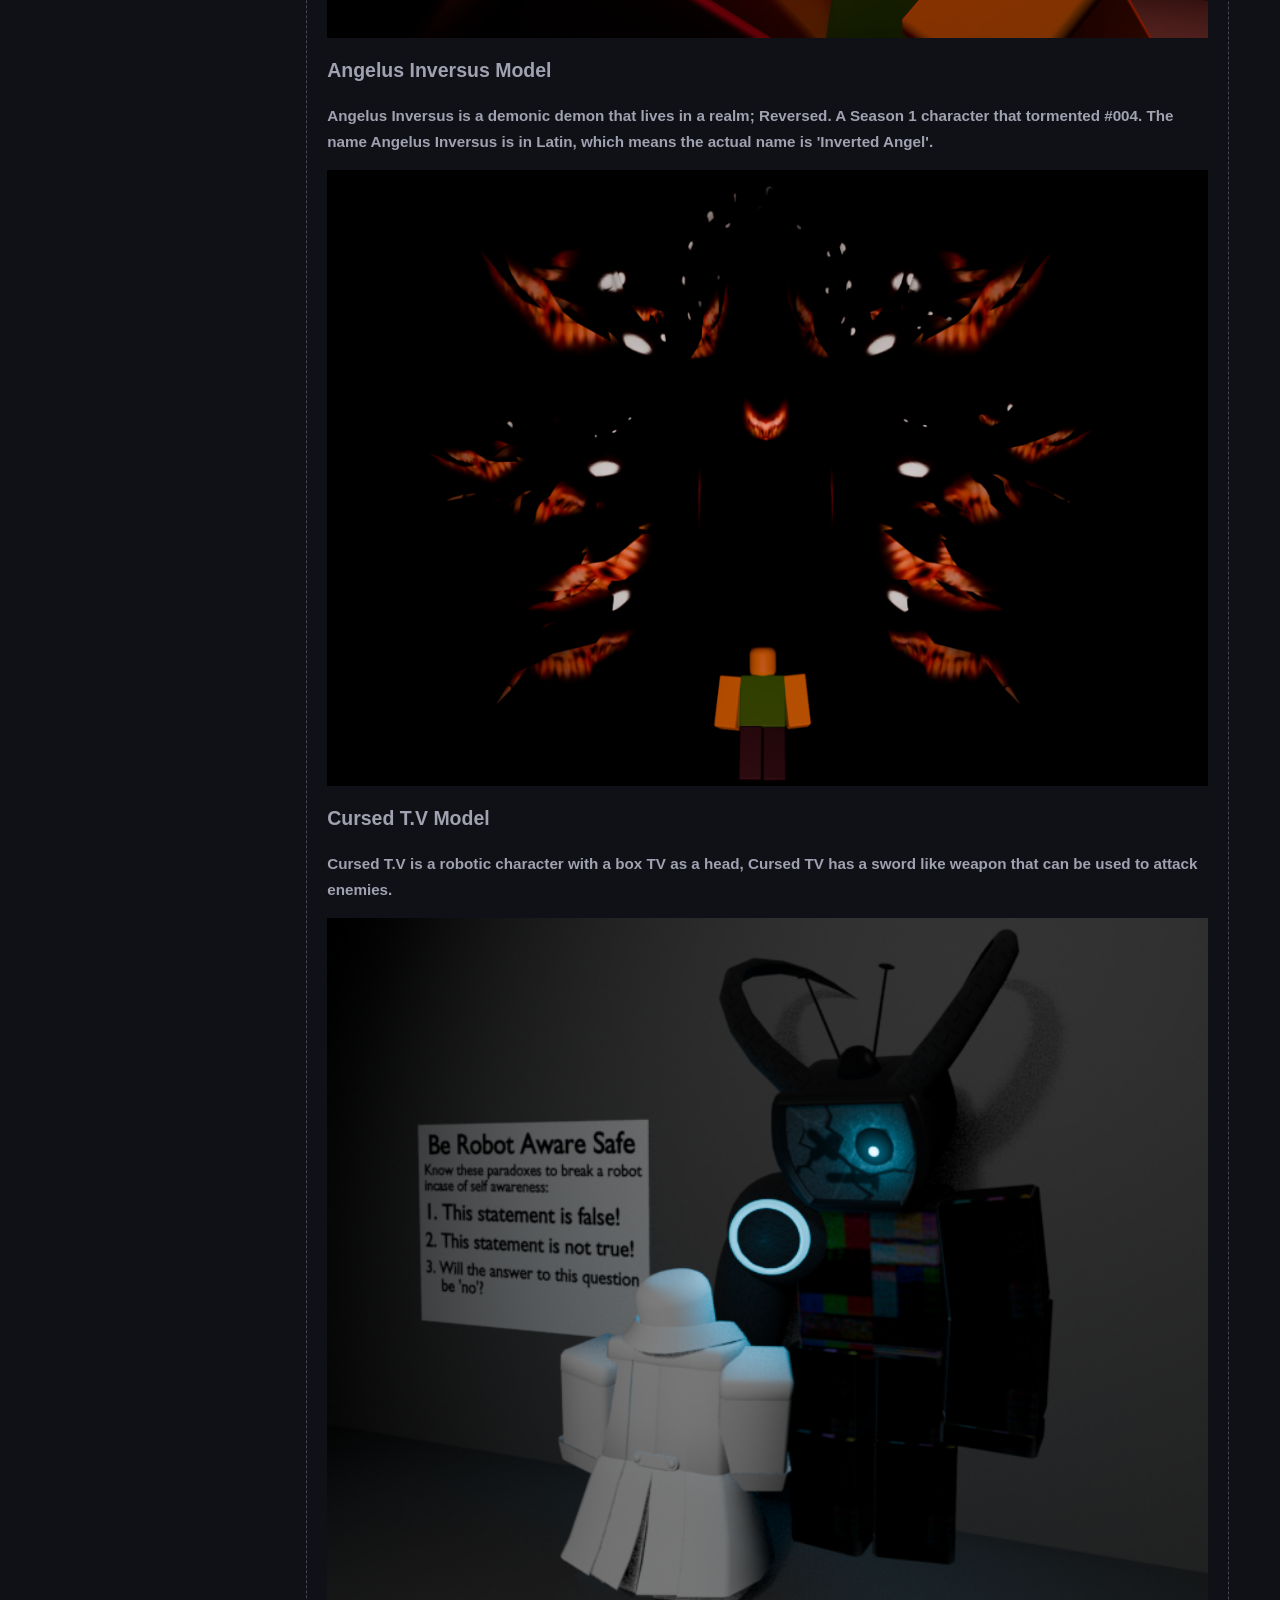
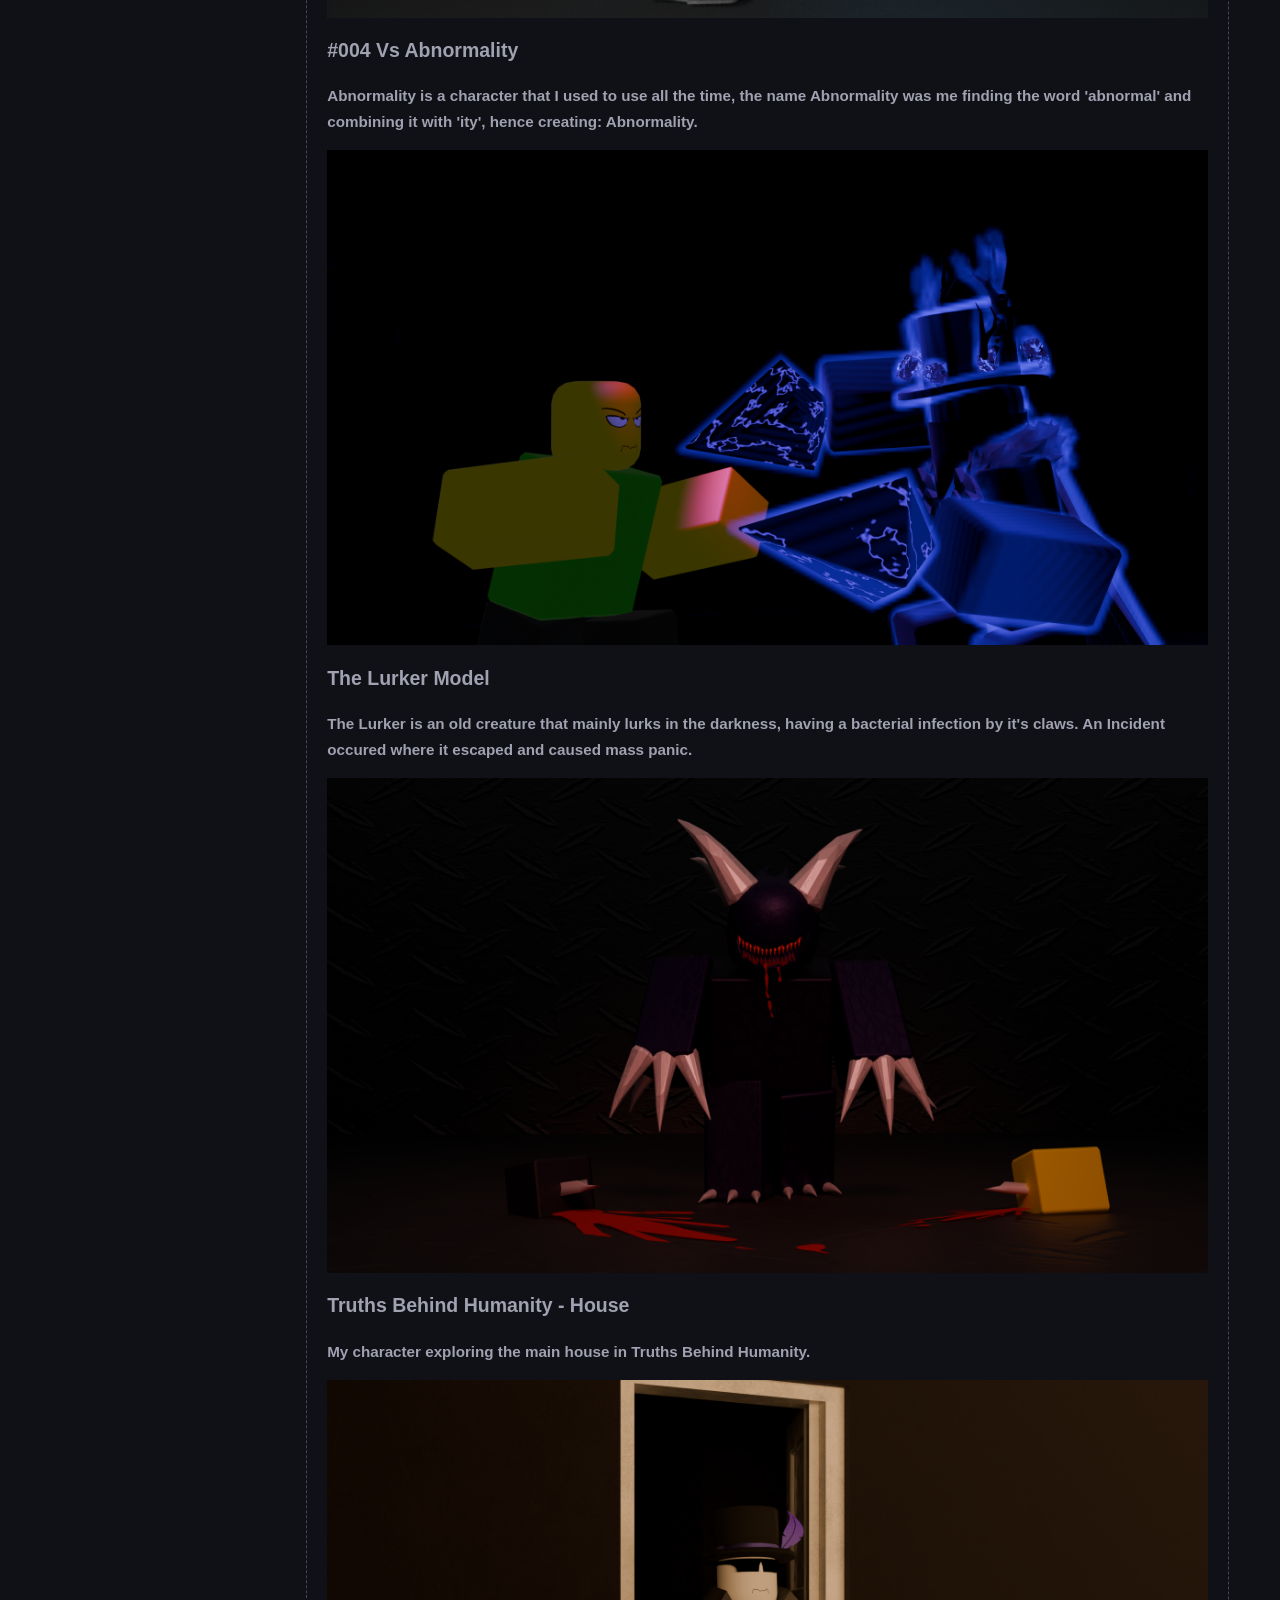
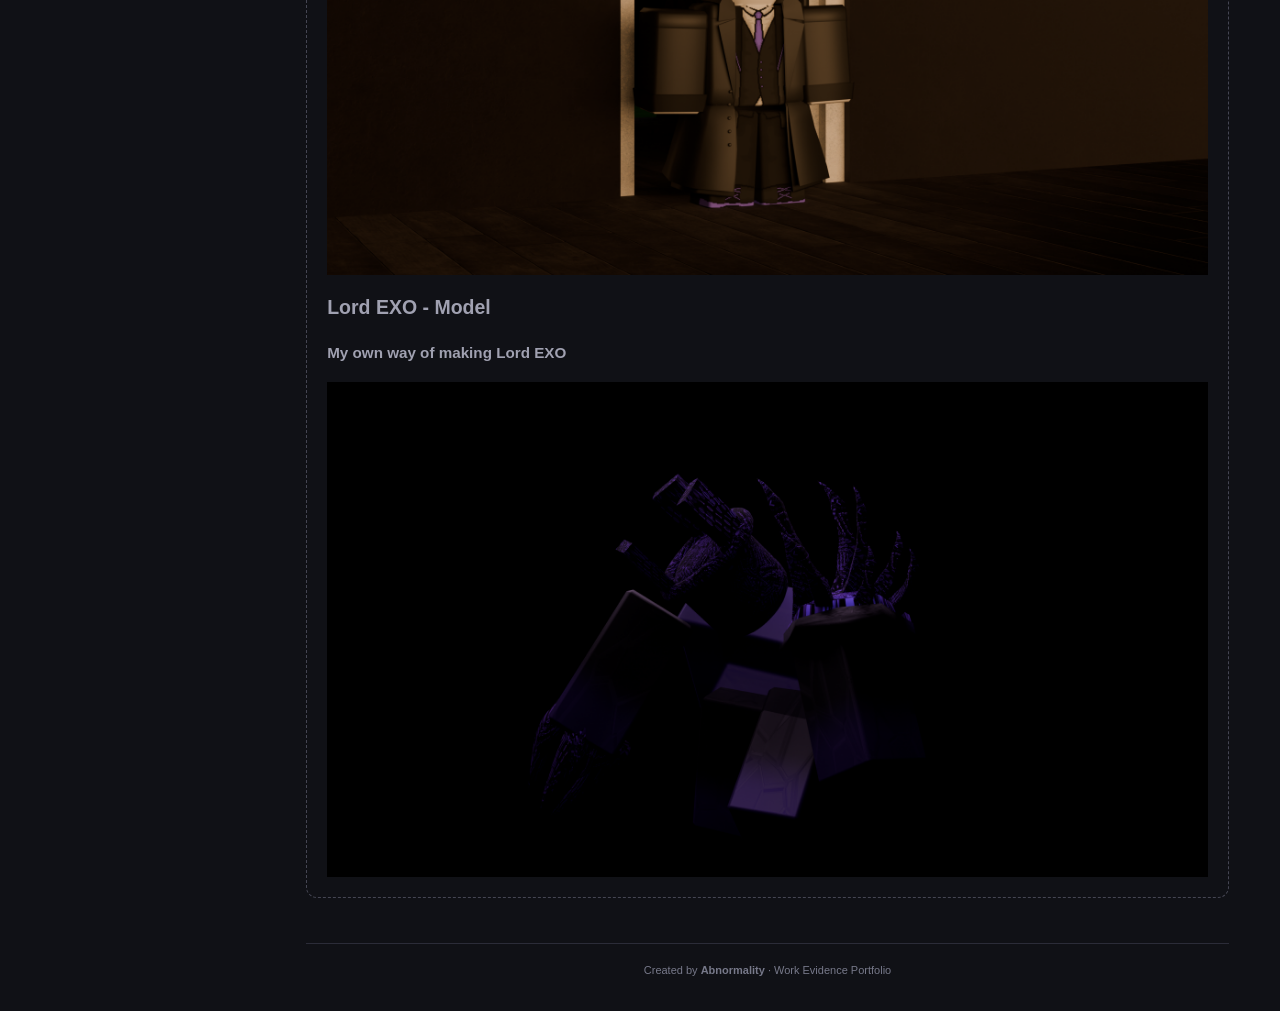
<file: html/3d_modeling.html>
<!DOCTYPE html>
<html lang="en">
<head>
  <meta charset="UTF-8">
  <meta name="viewport" content="width=device-width, initial-scale=1.0">
  <meta name="theme-color" content="#101116">
  <title>3D Modeling | Abnormality</title>
  <link rel="icon" href="../images/others/Corruptors.png">
  <link rel="stylesheet" href="../css/global.css">
  <link rel="stylesheet" href="../css/skills.css">
  <link rel="stylesheet" href="../css/image.css">
  <script defer src="../js/navigation.js"></script>
  <script defer src="../oneko.js" data-cat="../oneko.gifs/oneko.gif"></script>
</head>

<body>
<div class="app-shell">
  <aside class="sidebar">
    <a class="brand" href="../index.html">
      <img src="../images/others/Corruptors.png" alt="">
      <span>Abnormality</span>
    </a>
    <p class="nav-label">PORTFOLIO</p>
    <nav class="sidebar-nav" aria-label="Portfolio navigation">
      <a class="nav-link" href="../index.html"><span class="nav-icon">▦</span> Overview</a>
      <a class="nav-link" href="../importance.html"><span class="nav-icon">♟</span> About me</a>
      <a class="nav-link" href="../html/projects.html"><span class="nav-icon">▤</span> Projects</a>
      <a class="nav-link" href="../hire.html"><span class="nav-icon">✉</span> Inquiries</a>
    </nav>

  </aside>

  <main class="main-content">
    <header class="topbar">
      <div><p class="eyebrow">SKILL PORTFOLIO</p><h1>🖌️ 3D Modeling</h1></div>
      <div class="topbar-actions">
        <a class="button secondary" href="../index.html">← All skills</a>
        <a class="button" href="../hire.html">Contact me</a>
      </div>
    </header>

    <section class="panel page-intro" id="overview">
      <p class="eyebrow">3D MODELING · TEXTURING</p>
      <h2>Creating detailed 3D models and textures for various applications.</h2>
      <p>
        This page documents my 3D modeling journey, including what I've learned,
        the tools I use, and examples of my work.
      </p>
      <div class="skill-summary">
        <span class="summary-pill">3D Modeling</span>
        <span class="summary-pill">Texturing</span>
        <span class="summary-pill">Lighting</span>
      </div>
    </section>

    <section class="content-section" id="experience">
      <div class="section-heading"><h2>Experience</h2><p>My overall experience and the milestones along the way.</p></div>
      <div class="info-grid">
        <article class="info-card">
          <p class="eyebrow">TIME SPENT</p>
          <h3>1+ Year</h3>
          <p>Creating 3D models and textures for various applications.</p>
        </article>
        <article class="info-card">
          <p class="eyebrow">CURRENT FOCUS</p>
          <h3>Understanding &amp; Improving</h3>
          <p>Creating detailed 3D models and textures for various applications.</p>
        </article>
      </div>
    </section>


    <!-- Projects -->
    <section class="content-section" id="evidence">
      <div class="section-heading"><h2>Image Evidence</h2><p>A screenshot of why I have decided to create this website portfolio.</p></div>
      <h1>WARNING: Images may contain blood / severed body parts!</h1>
      <div class="placeholder">
        <div class="container">

        <h2>1st Vandal Model</h2>
        <h3>Vandal is a character model created in Blender. His full name is 'Vandal Crul Embit'. Which is short for Vandalistic, Cruel, and Embittered.</h3>
        <img src="../images/blender/1st Vandal Model.png" alt="Work Evidence"></div>

        <div class="container">
        <h2>2nd Vandal Model</h2>
        <h3>Vandals main weapon is a yellow hand saw, which is used to slash at victims.</h3>
        <img src="../images/blender/2nd Vandal Model.png" alt="Work Evidence"></div>

        <div class="container">
        <h2>3rd Vandal Model</h2>
        <h3>Using the Cycles render engine for realistic lighting and texturing.</h3>
        <img src="../images/blender/3rd Vandal Model.png" alt="Work Evidence"></div>

        <div class="container">
        <h2>4th Vandal Model</h2>
        <h3>Vandal threatening the main character; #004</h3>
        <img src="../images/blender/4th Vandal Model.png" alt="Work Evidence"></div>

        <div class="container">
        <h2>Angelus Inversus Model</h2>
        <h3>Angelus Inversus is a demonic demon that lives in a realm; Reversed. A Season 1 character that tormented #004. The name Angelus Inversus is in Latin, which means the actual name is 'Inverted Angel'.</h3>
        <img src="../images/blender/Angelus Inversus Blender.png" alt="Work Evidence"></div>

        <div class="container">
        <h2>Cursed T.V Model</h2>
        <h3>Cursed T.V is a robotic character with a box TV as a head, Cursed TV has a sword like weapon that can be used to attack enemies.</h3>
        <img src="../images/blender/Cursed T.V.png" alt="Work Evidence"></div>

        <div class="container">
        <h2>#004 Vs Abnormality</h2>
        <h3>Abnormality is a character that I used to use all the time, the name Abnormality was me finding the word 'abnormal' and combining it with 'ity', hence creating: Abnormality.</h3>
        <img src="../images/blender/004 Vs Abnormality.png" alt="Work Evidence"></div>

        <div class="container">
        <h2>The Lurker Model</h2>
        <h3>The Lurker is an old creature that mainly lurks in the darkness, having a bacterial infection by it's claws. An Incident occured where it escaped and caused mass panic.</h3>
        <img src="../images/blender/The Lurker Incident.png" alt="Work Evidence"></div>

        <div class="container">
        <h2>Truths Behind Humanity - House</h2>
        <h3>My character exploring the main house in Truths Behind Humanity.</h3>
        <img src="../images/blender/Truths Behind Humanity House.png" alt="Work Evidence"></div>

        <div class="container">
        <h2>Lord EXO - Model</h2>
        <h3>My own way of making Lord EXO</h3>
        <img src="../images/blender/Lord EXO.png" alt="Work Evidence"></div>
    </div>

    <footer class="site-footer">Created by <strong>Abnormality</strong> · Work Evidence Portfolio</footer>
  </main>
</div>
</body>
</html>
</file>
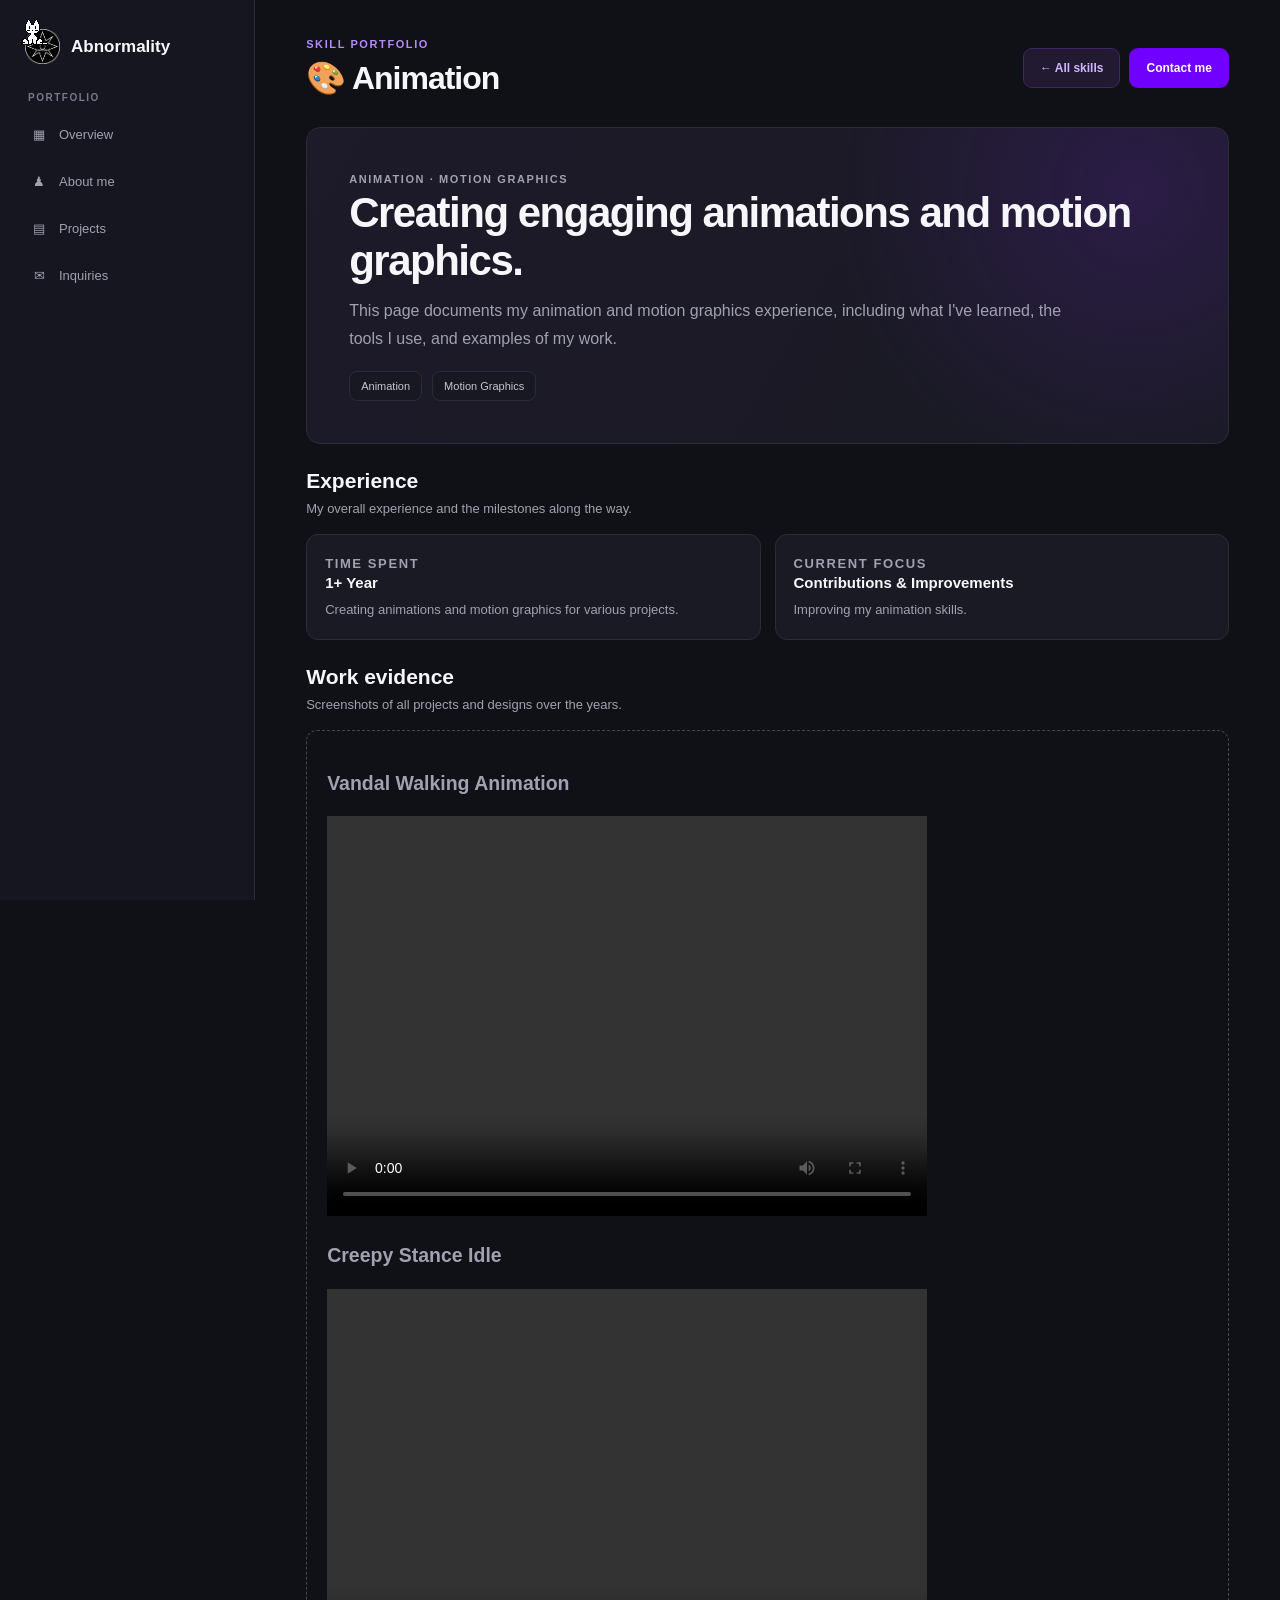
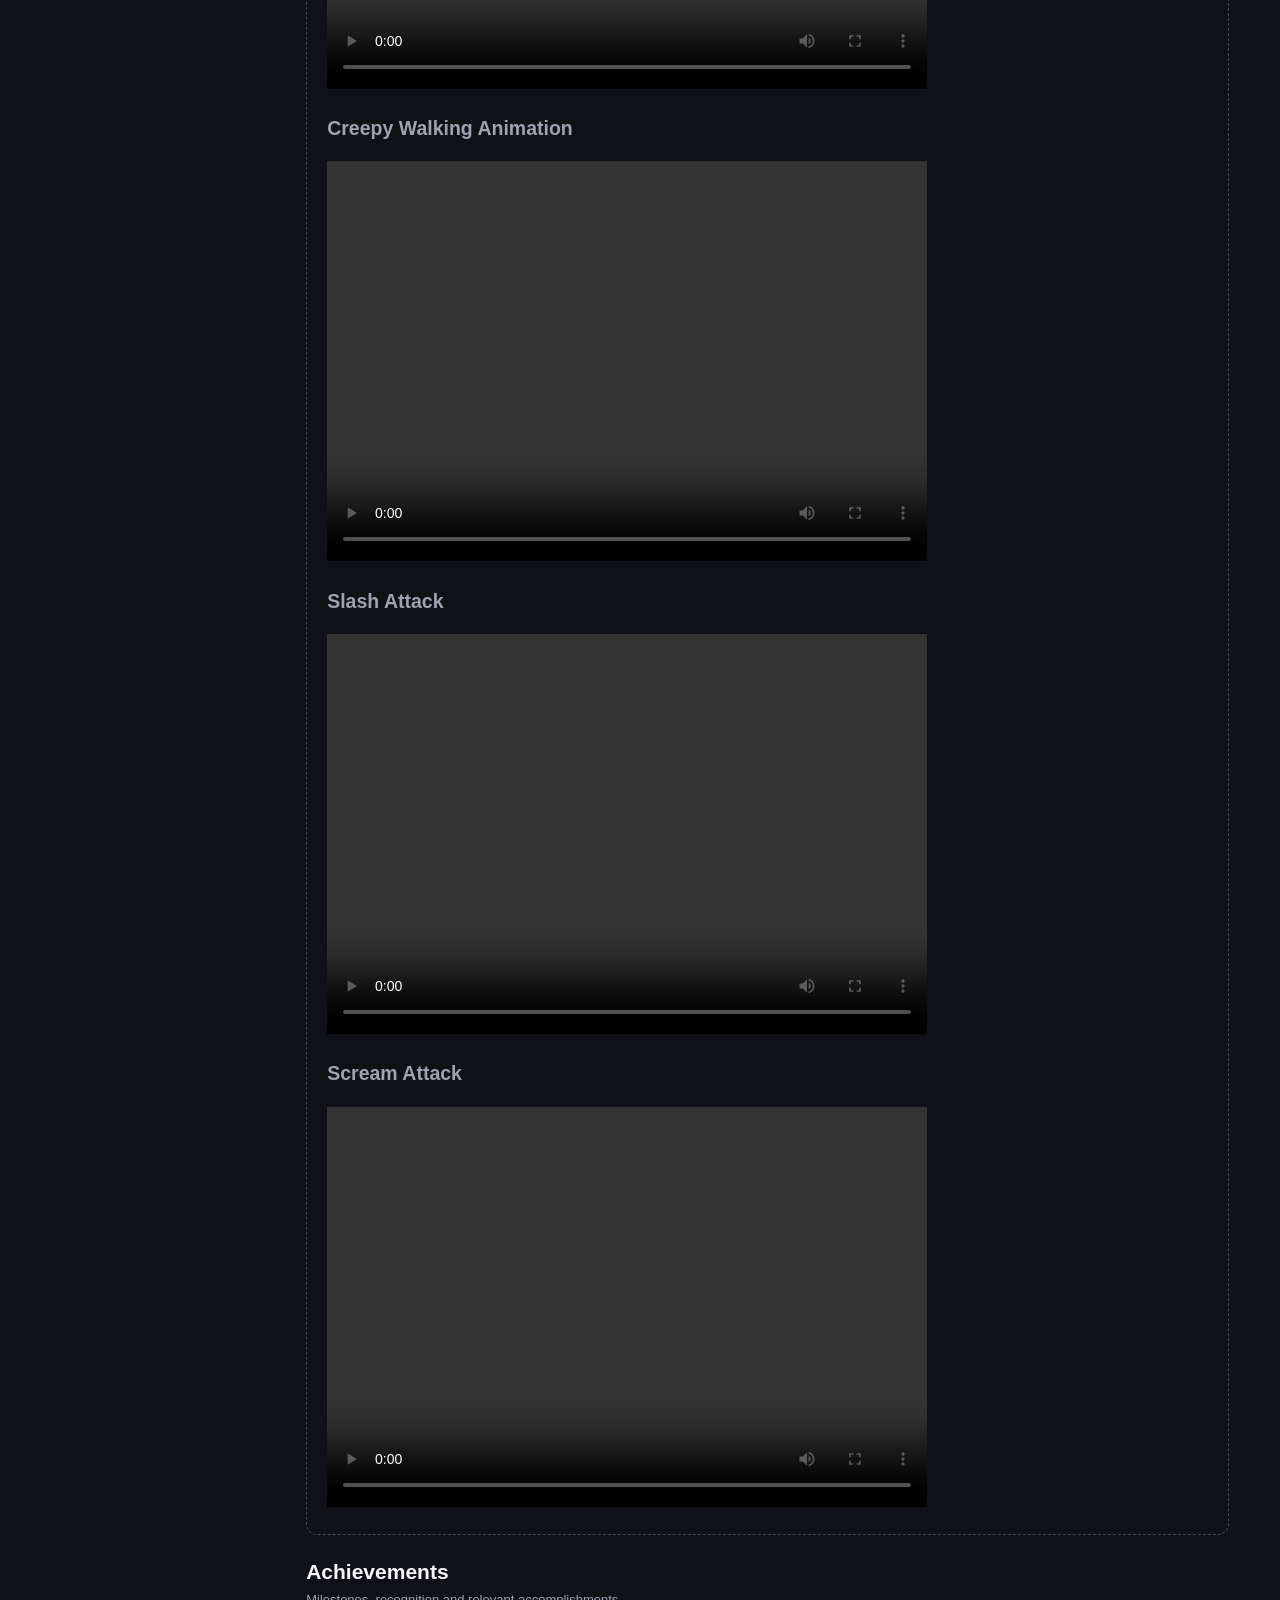
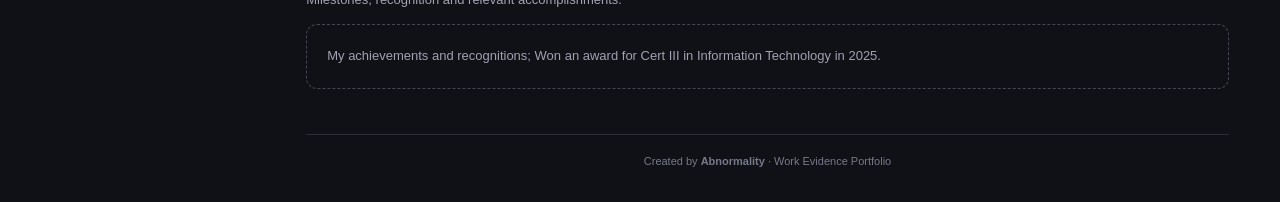
<file: html/animation.html>
<!DOCTYPE html>
<html lang="en">
<head>
  <meta charset="UTF-8">
  <meta name="viewport" content="width=device-width, initial-scale=1.0">
  <meta name="theme-color" content="#101116">
  <title>Animation | Abnormality</title>
  <link rel="icon" href="../images/others/Corruptors.png">
  <link rel="stylesheet" href="../css/global.css">
  <link rel="stylesheet" href="../css/skills.css">
  <link rel="stylesheet" href="../css/image.css">
  <script defer src="../js/navigation.js"></script>
  <script defer src="../oneko.js" data-cat="../oneko.gifs/oneko.gif"></script>
</head>

<body>
<div class="app-shell">
  <aside class="sidebar">
    <a class="brand" href="../index.html">
      <img src="../images/others/Corruptors.png" alt="">
      <span>Abnormality</span>
    </a>
    <p class="nav-label">PORTFOLIO</p>
    <nav class="sidebar-nav" aria-label="Portfolio navigation">
      <a class="nav-link" href="../index.html"><span class="nav-icon">▦</span> Overview</a>
      <a class="nav-link" href="../importance.html"><span class="nav-icon">♟</span> About me</a>
      <a class="nav-link" href="../html/projects.html"><span class="nav-icon">▤</span> Projects</a>
      <a class="nav-link" href="../hire.html"><span class="nav-icon">✉</span> Inquiries</a>
    </nav>

  </aside>

  <main class="main-content">
    <header class="topbar">
      <div><p class="eyebrow">SKILL PORTFOLIO</p><h1>🎨 Animation</h1></div>
      <div class="topbar-actions">
        <a class="button secondary" href="../index.html">← All skills</a>
        <a class="button" href="../hire.html">Contact me</a>
      </div>
    </header>

    <section class="panel page-intro" id="overview">
      <p class="eyebrow">ANIMATION · MOTION GRAPHICS</p>
      <h2>Creating engaging animations and motion graphics.</h2>
      <p>
        This page documents my animation and motion graphics experience, including what I've learned,
        the tools I use, and examples of my work.
      </p>
      <div class="skill-summary">
        <span class="summary-pill">Animation</span>
        <span class="summary-pill">Motion Graphics</span>
      </div>
    </section>

    <section class="content-section" id="experience">
      <div class="section-heading"><h2>Experience</h2><p>My overall experience and the milestones along the way.</p></div>
      <div class="info-grid">
        <article class="info-card">
          <p class="eyebrow">TIME SPENT</p>
          <h3>1+ Year</h3>
          <p>Creating animations and motion graphics for various projects.</p>
        </article>
        <article class="info-card">
          <p class="eyebrow">CURRENT FOCUS</p>
          <h3>Contributions &amp; Improvements</h3>
          <p>Improving my animation skills.</p>
        </article>
      </div>
    </section>


    <!-- Projects -->
    <section class="content-section" id="evidence">
      <div class="section-heading"><h2>Work evidence</h2><p>Screenshots of all projects and designs over the years.</p></div>
      <div class="placeholder">
        <div class="container">

        <h2>Vandal Walking Animation</h2>
        <video width="600" height="400" controls>
            <source src="../images/videos/Vandal Walking.mp4" type="video/mp4">
                Your browser does not support the video tag.
            </video>
        </div>

        <div class="container">
        <h2>Creepy Stance Idle</h2>
        <video width="600" height="400" controls>
            <source src="../images/videos/Creepy Stance.mp4" type="video/mp4">
                Your browser does not support the video tag.
            </video>
        </div>

        <div class="container">
        <h2>Creepy Walking Animation</h2>
        <video width="600" height="400" controls>
            <source src="../images/videos/Creepy Walking.mp4" type="video/mp4">
                Your browser does not support the video tag.
            </video>
        </div>

        <div class="container">
        <h2>Slash Attack</h2>
        <video width="600" height="400" controls>
            <source src="../images/videos/Slash Attack.mp4" type="video/mp4">
                Your browser does not support the video tag.
            </video>
        </div>

        <div class="container">
        <h2>Scream Attack</h2>
        <video width="600" height="400" controls>
            <source src="../images/videos/Scream Attack.mp4" type="video/mp4">
                Your browser does not support the video tag.
            </video>
        </div>

    </div>

    <!-- Achievements -->

    <section class="content-section" id="achievements">
      <div class="section-heading"><h2>Achievements</h2><p>Milestones, recognition and relevant accomplishments.</p></div>
      <div class="placeholder">My achievements and recognitions; Won an award for Cert III in Information Technology in 2025.</div>
    </section>

    <footer class="site-footer">Created by <strong>Abnormality</strong> · Work Evidence Portfolio</footer>
  </main>
</div>
</body>
</html>
</file>
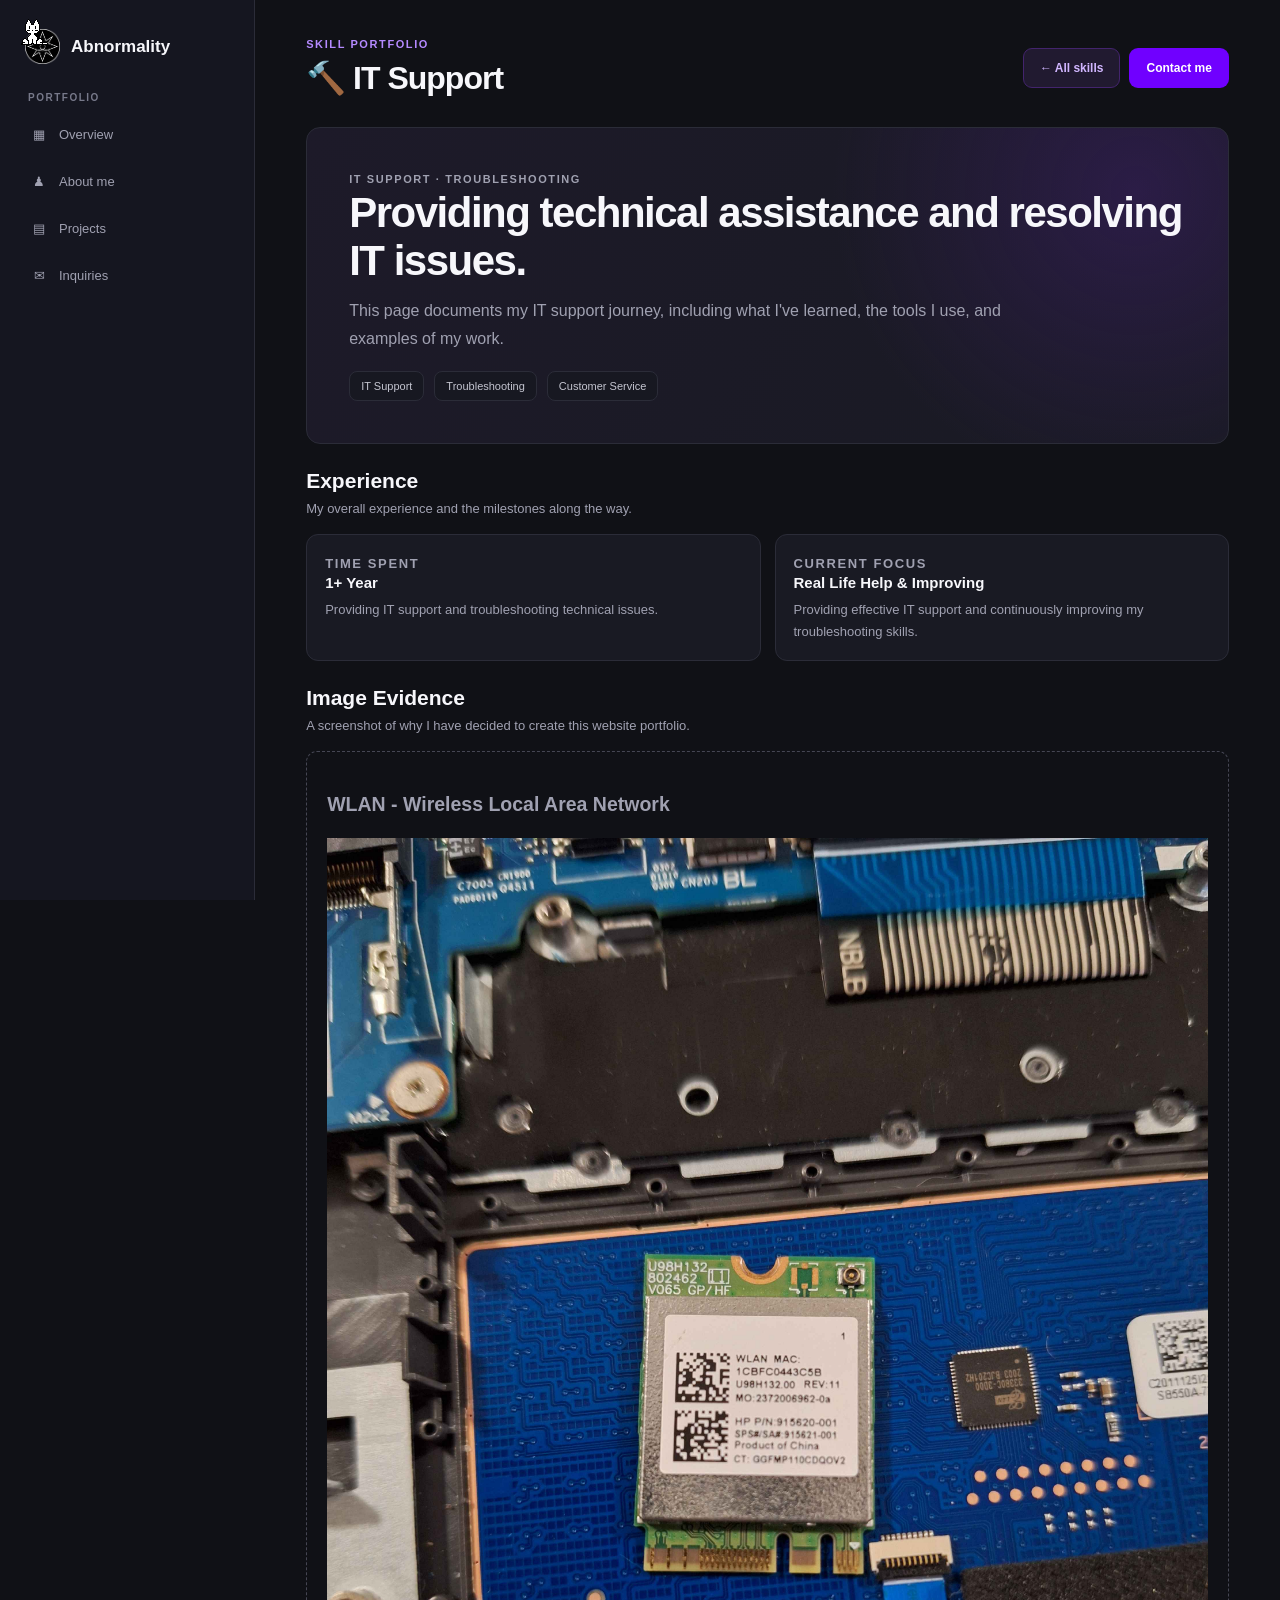
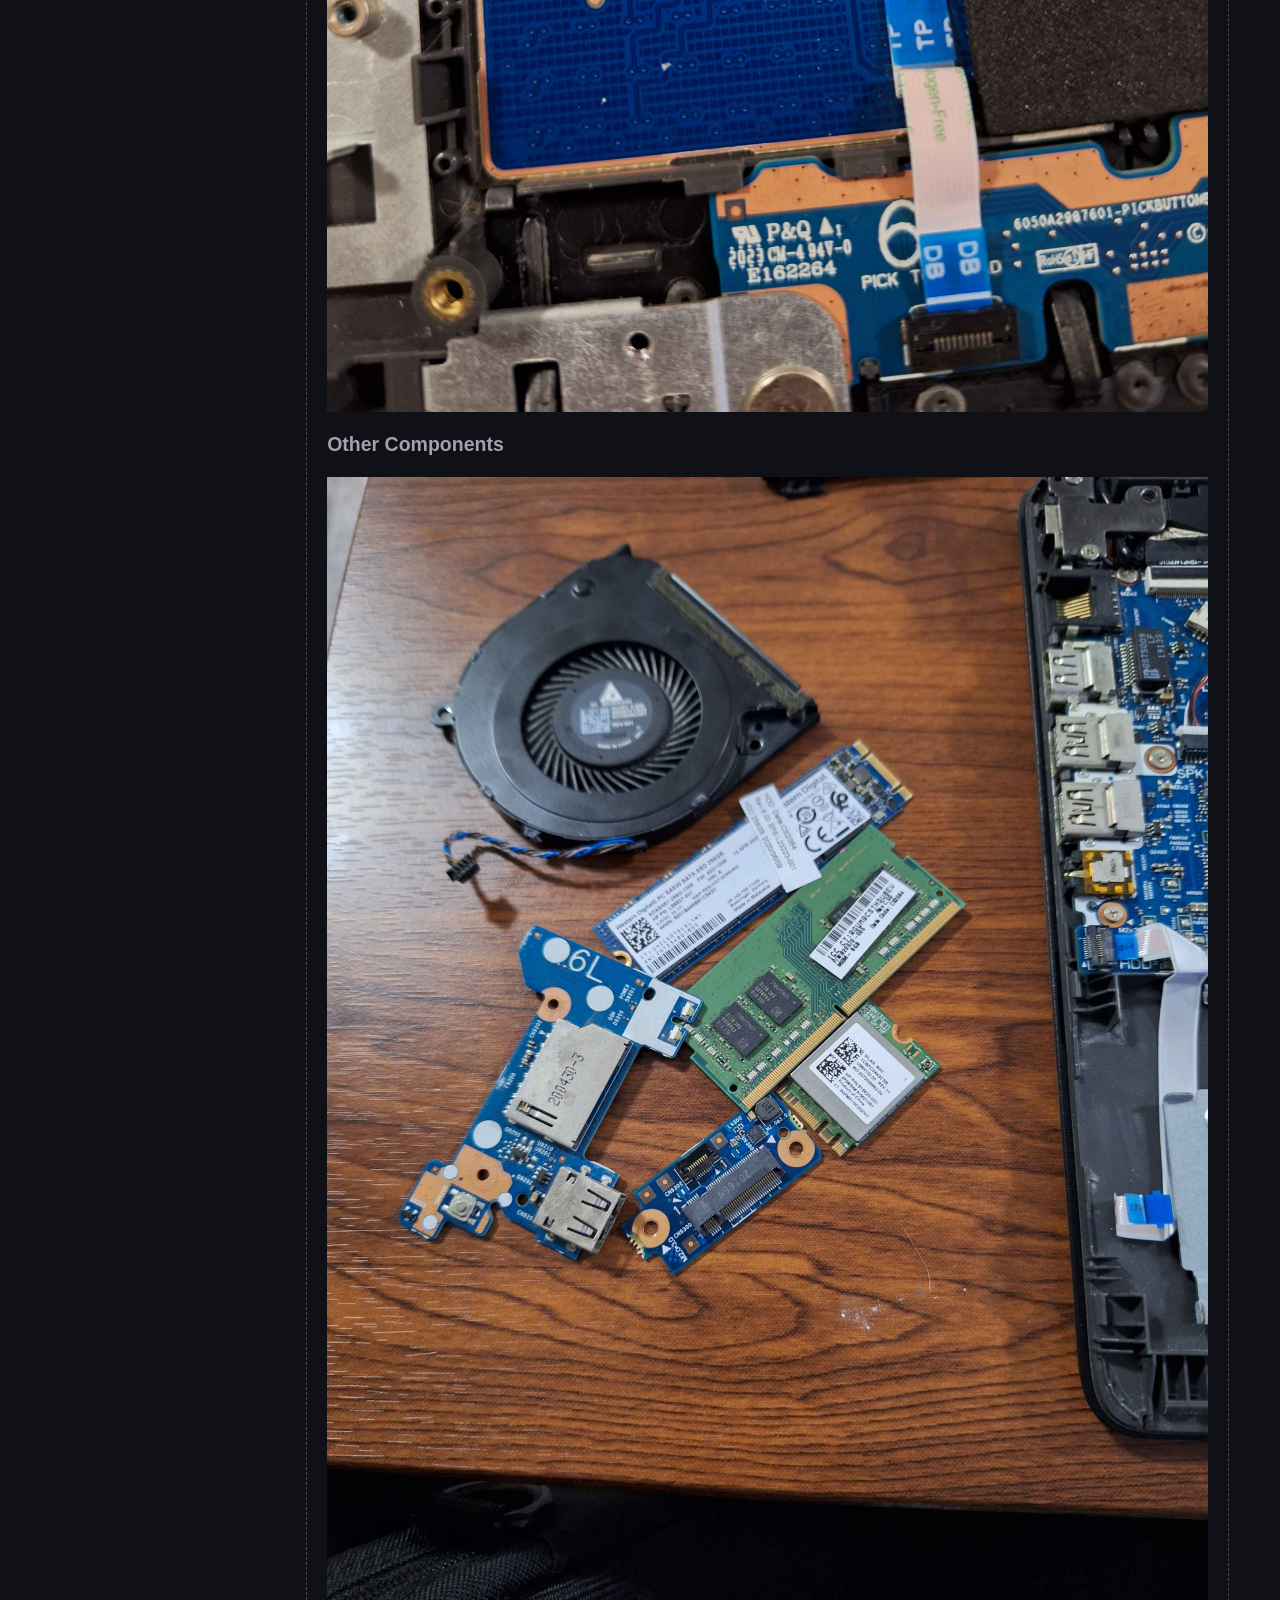
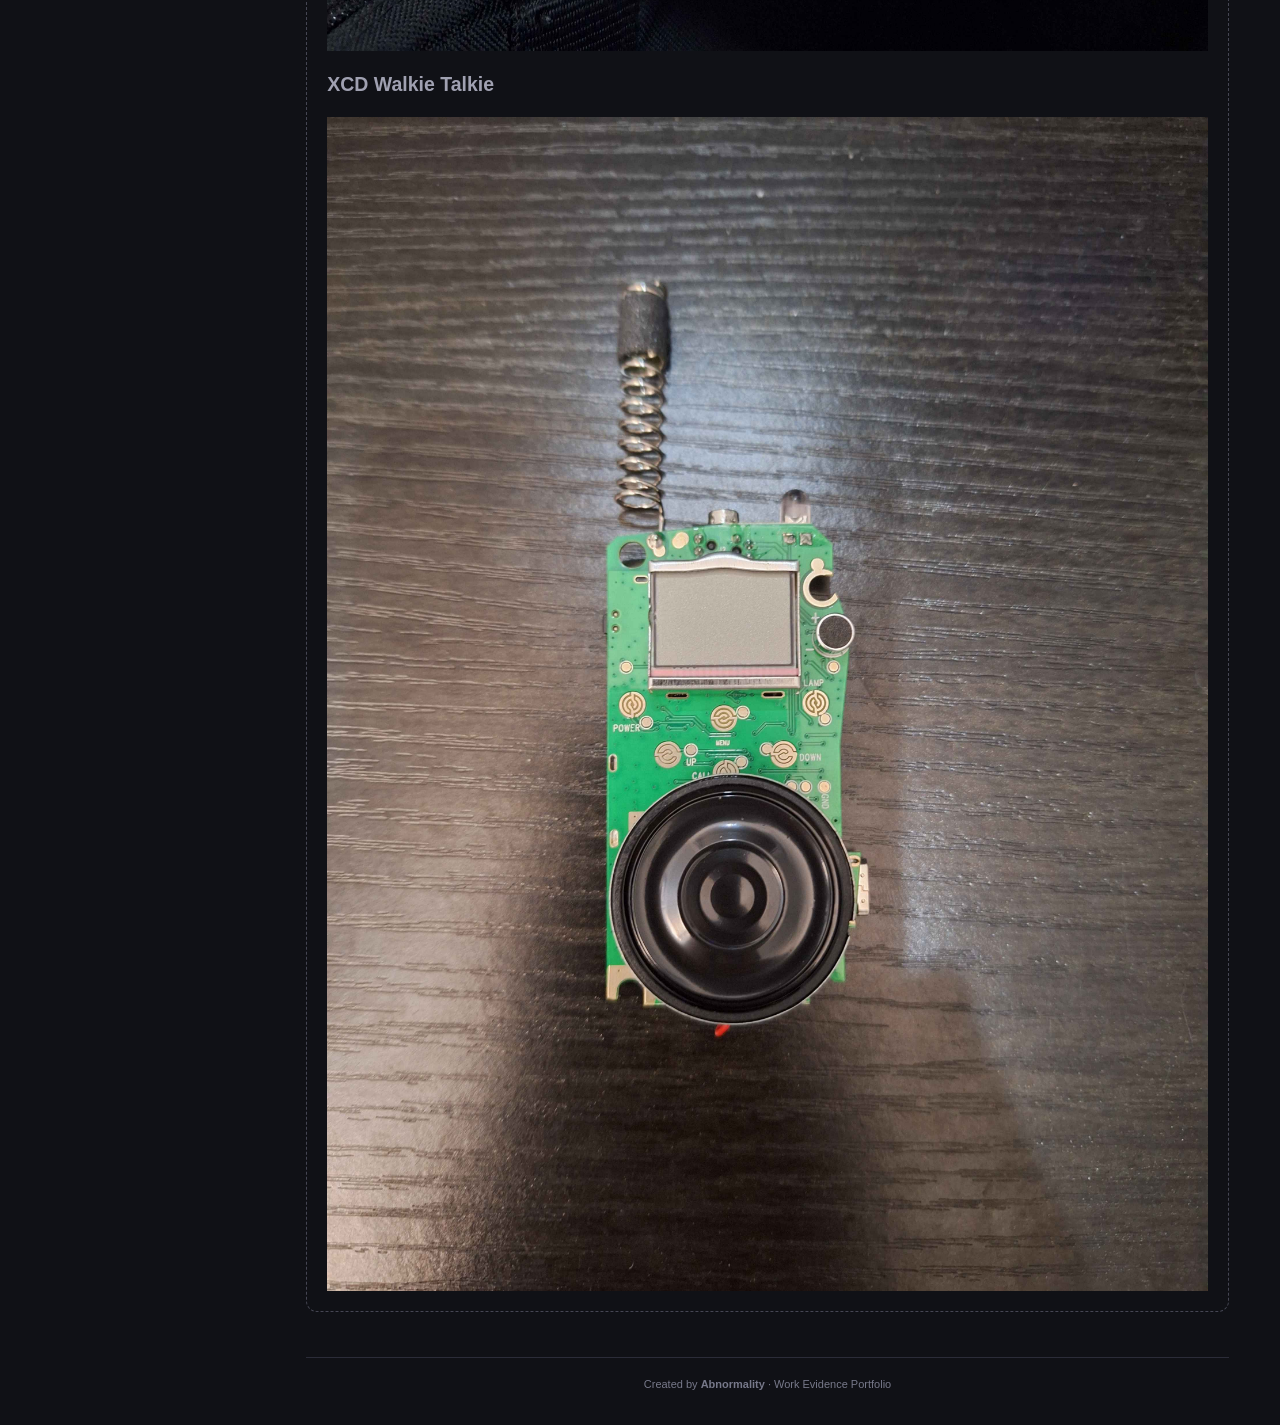
<file: html/it_support.html>
<!DOCTYPE html>
<html lang="en">
<head>
  <meta charset="UTF-8">
  <meta name="viewport" content="width=device-width, initial-scale=1.0">
  <meta name="theme-color" content="#101116">
  <title>IT Support | Abnormality</title>
  <link rel="icon" href="../images/others/Corruptors.png">
  <link rel="stylesheet" href="../css/global.css">
  <link rel="stylesheet" href="../css/skills.css">
  <link rel="stylesheet" href="../css/image.css">
  <script defer src="../js/navigation.js"></script>
  <script defer src="../oneko.js" data-cat="../oneko.gifs/oneko.gif"></script>
</head>

<body>
<div class="app-shell">
  <aside class="sidebar">
    <a class="brand" href="../index.html">
      <img src="../images/others/Corruptors.png" alt="">
      <span>Abnormality</span>
    </a>
    <p class="nav-label">PORTFOLIO</p>
    <nav class="sidebar-nav" aria-label="Portfolio navigation">
      <a class="nav-link" href="../index.html"><span class="nav-icon">▦</span> Overview</a>
      <a class="nav-link" href="../importance.html"><span class="nav-icon">♟</span> About me</a>
      <a class="nav-link" href="../html/projects.html"><span class="nav-icon">▤</span> Projects</a>
      <a class="nav-link" href="../hire.html"><span class="nav-icon">✉</span> Inquiries</a>
    </nav>

  </aside>

  <main class="main-content">
    <header class="topbar">
      <div><p class="eyebrow">SKILL PORTFOLIO</p><h1>🔨 IT Support</h1></div>
      <div class="topbar-actions">
        <a class="button secondary" href="../index.html">← All skills</a>
        <a class="button" href="../hire.html">Contact me</a>
      </div>
    </header>

    <section class="panel page-intro" id="overview">
      <p class="eyebrow">IT SUPPORT · TROUBLESHOOTING</p>
      <h2>Providing technical assistance and resolving IT issues.</h2>
      <p>
        This page documents my IT support journey, including what I've learned,
        the tools I use, and examples of my work.
      </p>
      <div class="skill-summary">
        <span class="summary-pill">IT Support</span>
        <span class="summary-pill">Troubleshooting</span>
        <span class="summary-pill">Customer Service</span>
      </div>
    </section>

    <section class="content-section" id="experience">
      <div class="section-heading"><h2>Experience</h2><p>My overall experience and the milestones along the way.</p></div>
      <div class="info-grid">
        <article class="info-card">
          <p class="eyebrow">TIME SPENT</p>
          <h3>1+ Year</h3>
          <p>Providing IT support and troubleshooting technical issues.</p>
        </article>
        <article class="info-card">
          <p class="eyebrow">CURRENT FOCUS</p>
          <h3>Real Life Help &amp; Improving</h3>
          <p>Providing effective IT support and continuously improving my troubleshooting skills.</p>
        </article>
      </div>
    </section>


    <!-- Projects -->
    <section class="content-section" id="evidence">
      <div class="section-heading"><h2>Image Evidence</h2><p>A screenshot of why I have decided to create this website portfolio.</p></div>
      <div class="placeholder">
        <div class="container">

        <h2>WLAN - Wireless Local Area Network</h2>
        <img src="../images/computer/WLAN.jpg" alt="Work Evidence"></div>

        <div class="container">
        <h2>Other Components</h2>
        <img src="../images/computer/Other Components.jpg" alt="Work Evidence"></div>

        <div class="container">
        <h2>XCD Walkie Talkie</h2>
        <img src="../images/computer/Walkie Talkie.jpg" alt="Work Evidence"></div>
    </div>

    <footer class="site-footer">Created by <strong>Abnormality</strong> · Work Evidence Portfolio</footer>
  </main>
</div>
</body>
</html>
</file>
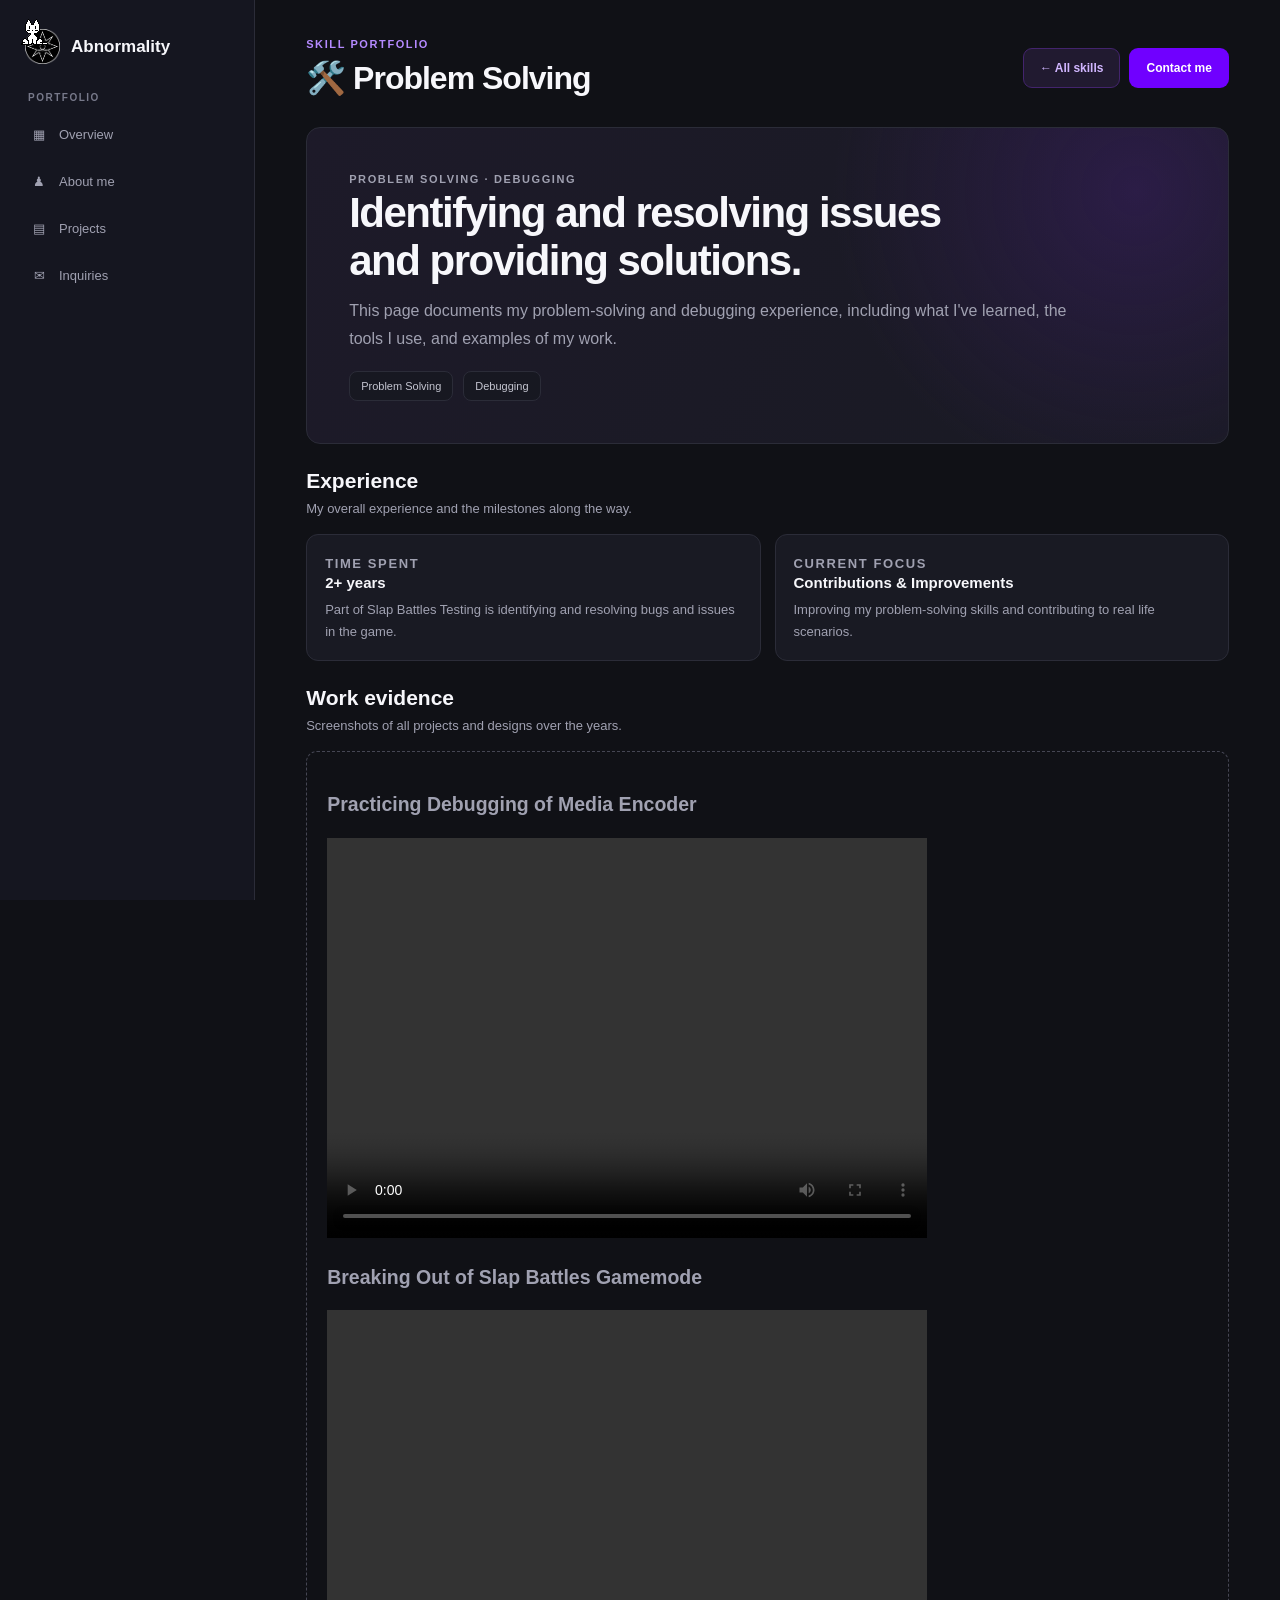
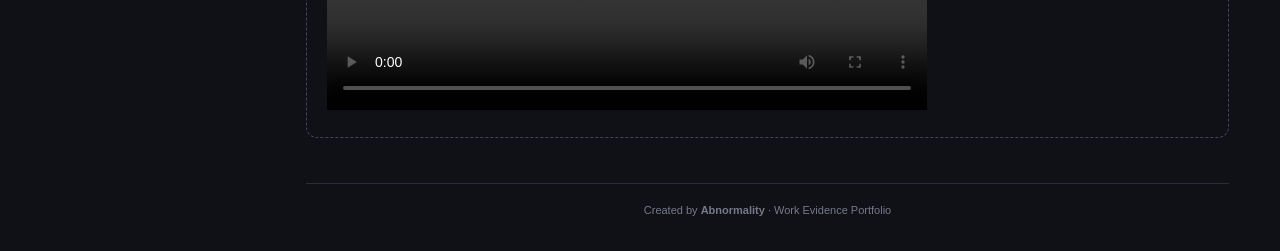
<file: html/problem_solving.html>
<!DOCTYPE html>
<html lang="en">
<head>
  <meta charset="UTF-8">
  <meta name="viewport" content="width=device-width, initial-scale=1.0">
  <meta name="theme-color" content="#101116">
  <title>Problem Solving | Abnormality</title>
  <link rel="icon" href="../images/others/Corruptors.png">
  <link rel="stylesheet" href="../css/global.css">
  <link rel="stylesheet" href="../css/skills.css">
  <link rel="stylesheet" href="../css/image.css">
  <script defer src="../js/navigation.js"></script>
  <script defer src="../oneko.js" data-cat="../oneko.gifs/oneko.gif"></script>
</head>

<body>
<div class="app-shell">
  <aside class="sidebar">
    <a class="brand" href="../index.html">
      <img src="../images/others/Corruptors.png" alt="">
      <span>Abnormality</span>
    </a>
    <p class="nav-label">PORTFOLIO</p>
    <nav class="sidebar-nav" aria-label="Portfolio navigation">
      <a class="nav-link" href="../index.html"><span class="nav-icon">▦</span> Overview</a>
      <a class="nav-link" href="../importance.html"><span class="nav-icon">♟</span> About me</a>
      <a class="nav-link" href="../html/projects.html"><span class="nav-icon">▤</span> Projects</a>
      <a class="nav-link" href="../hire.html"><span class="nav-icon">✉</span> Inquiries</a>
    </nav>

  </aside>

  <main class="main-content">
    <header class="topbar">
      <div><p class="eyebrow">SKILL PORTFOLIO</p><h1>🛠️ Problem Solving</h1></div>
      <div class="topbar-actions">
        <a class="button secondary" href="../index.html">← All skills</a>
        <a class="button" href="../hire.html">Contact me</a>
      </div>
    </header>

    <section class="panel page-intro" id="overview">
      <p class="eyebrow">PROBLEM SOLVING · DEBUGGING</p>
      <h2>Identifying and resolving issues<br>and providing solutions.</h2>
      <p>
        This page documents my problem-solving and debugging experience, including what I've learned,
        the tools I use, and examples of my work.
      </p>
      <div class="skill-summary">
        <span class="summary-pill">Problem Solving</span>
        <span class="summary-pill">Debugging</span>
      </div>
    </section>

    <section class="content-section" id="experience">
      <div class="section-heading"><h2>Experience</h2><p>My overall experience and the milestones along the way.</p></div>
      <div class="info-grid">
        <article class="info-card">
          <p class="eyebrow">TIME SPENT</p>
          <h3>2+ years</h3>
          <p>Part of Slap Battles Testing is identifying and resolving bugs and issues in the game.</p>
        </article>
        <article class="info-card">
          <p class="eyebrow">CURRENT FOCUS</p>
          <h3>Contributions &amp; Improvements</h3>
          <p>Improving my problem-solving skills and contributing to real life scenarios.</p>
        </article>
      </div>
    </section>


    <!-- Projects -->
    <section class="content-section" id="evidence">
      <div class="section-heading"><h2>Work evidence</h2><p>Screenshots of all projects and designs over the years.</p></div>
      <div class="placeholder">
        <div class="container">

        <h2>Practicing Debugging of Media Encoder</h2>
        <video width="600" height="400" controls>
            <source src="../images/videos/how to media encoder.mp4" type="video/mp4">
                Your browser does not support the video tag.
            </video>
        </div>

        <div class="container">
        <h2>Breaking Out of Slap Battles Gamemode</h2>
        <video width="600" height="400" controls>
            <source src="../images/videos/Roblox-2025-09-08T16_34_20.453Z.mp4" type="video/mp4">
                Your browser does not support the video tag.
            </video>
        </div>

    </div>

    <footer class="site-footer">Created by <strong>Abnormality</strong> · Work Evidence Portfolio</footer>
  </main>
</div>
</body>
</html>
</file>
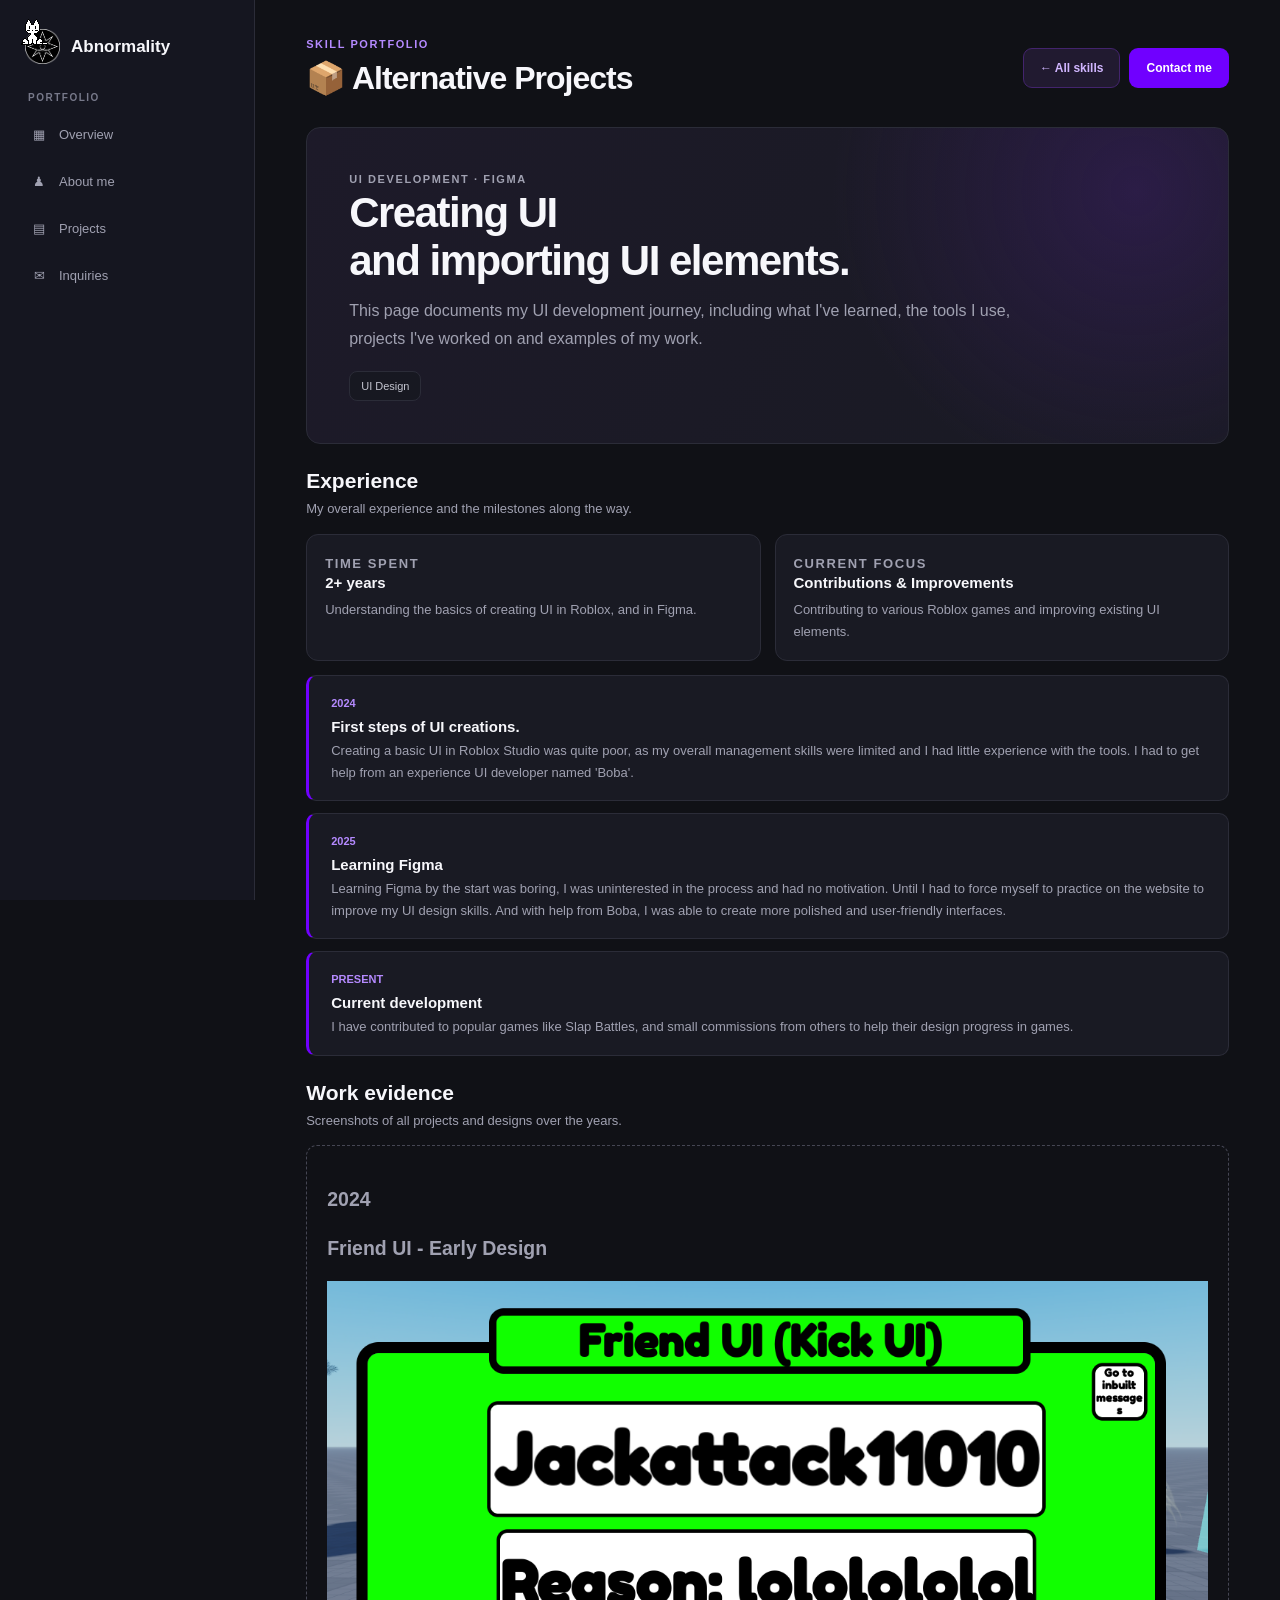
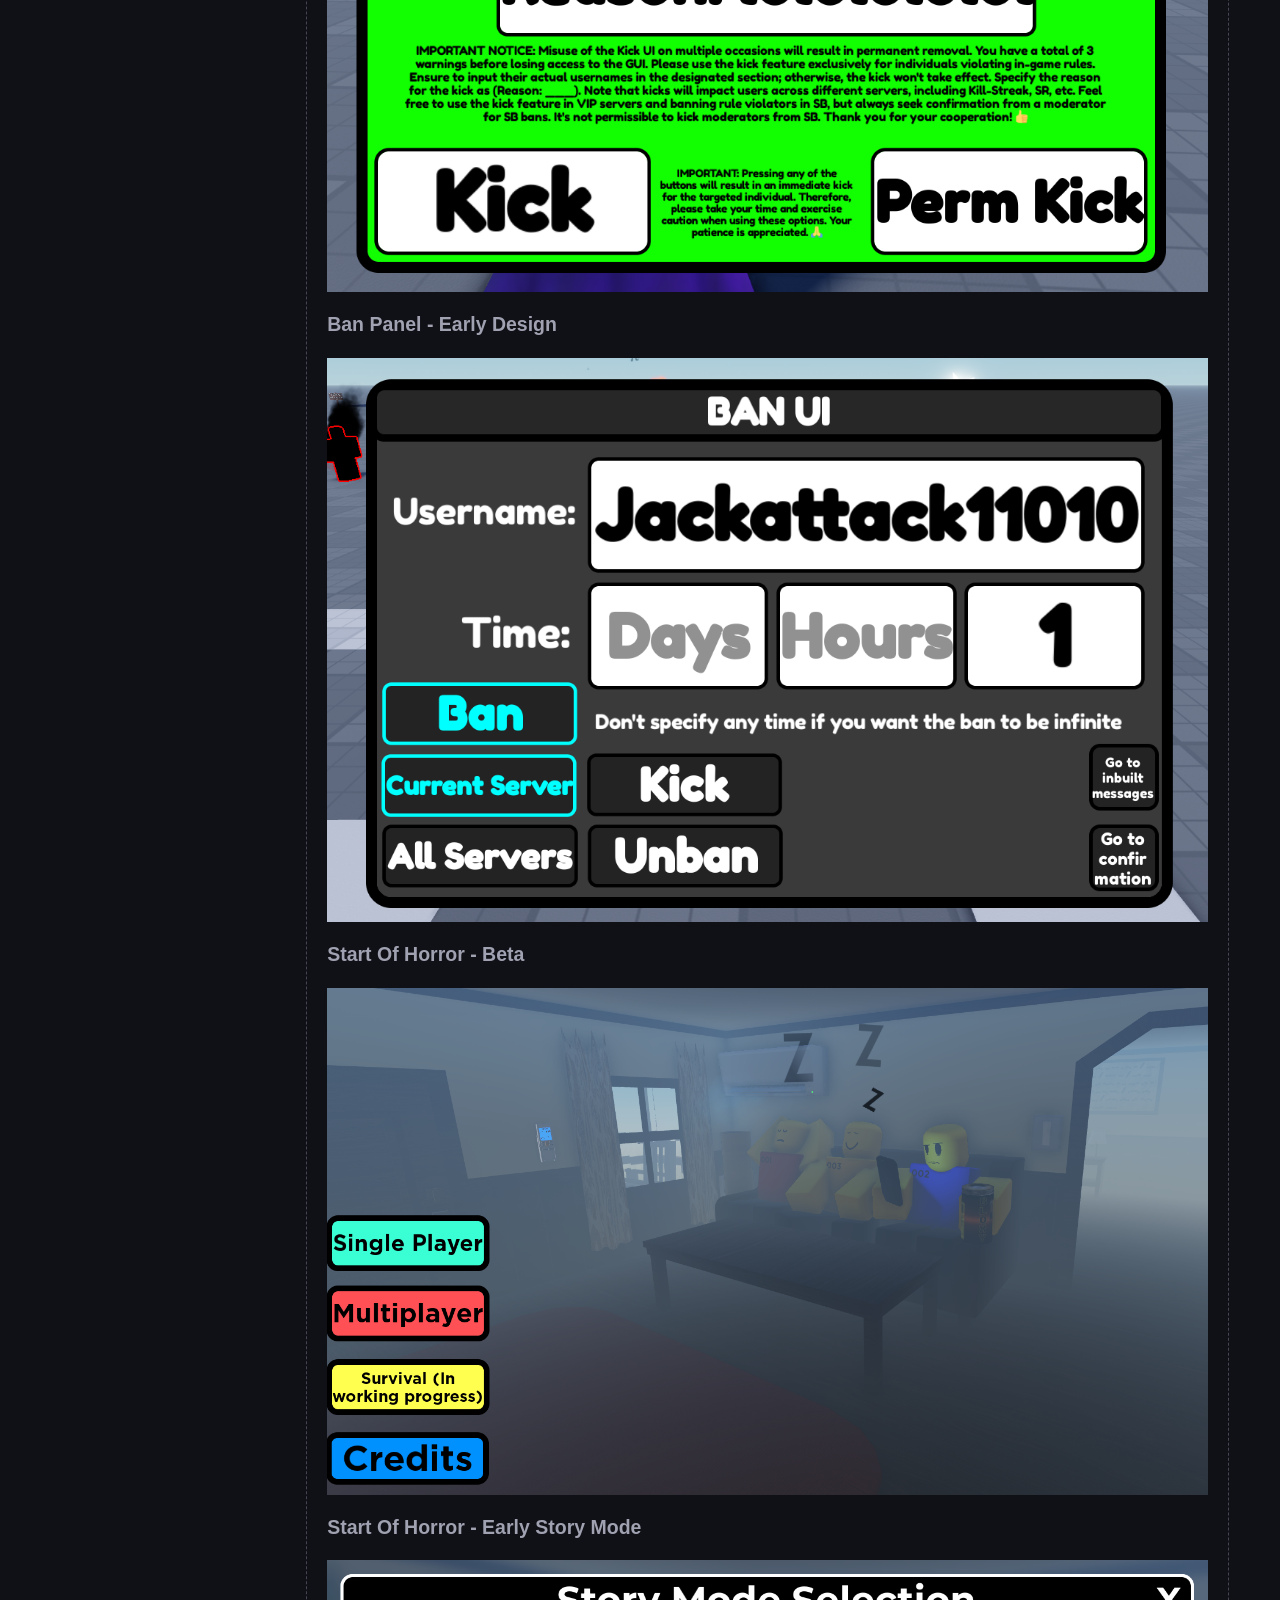
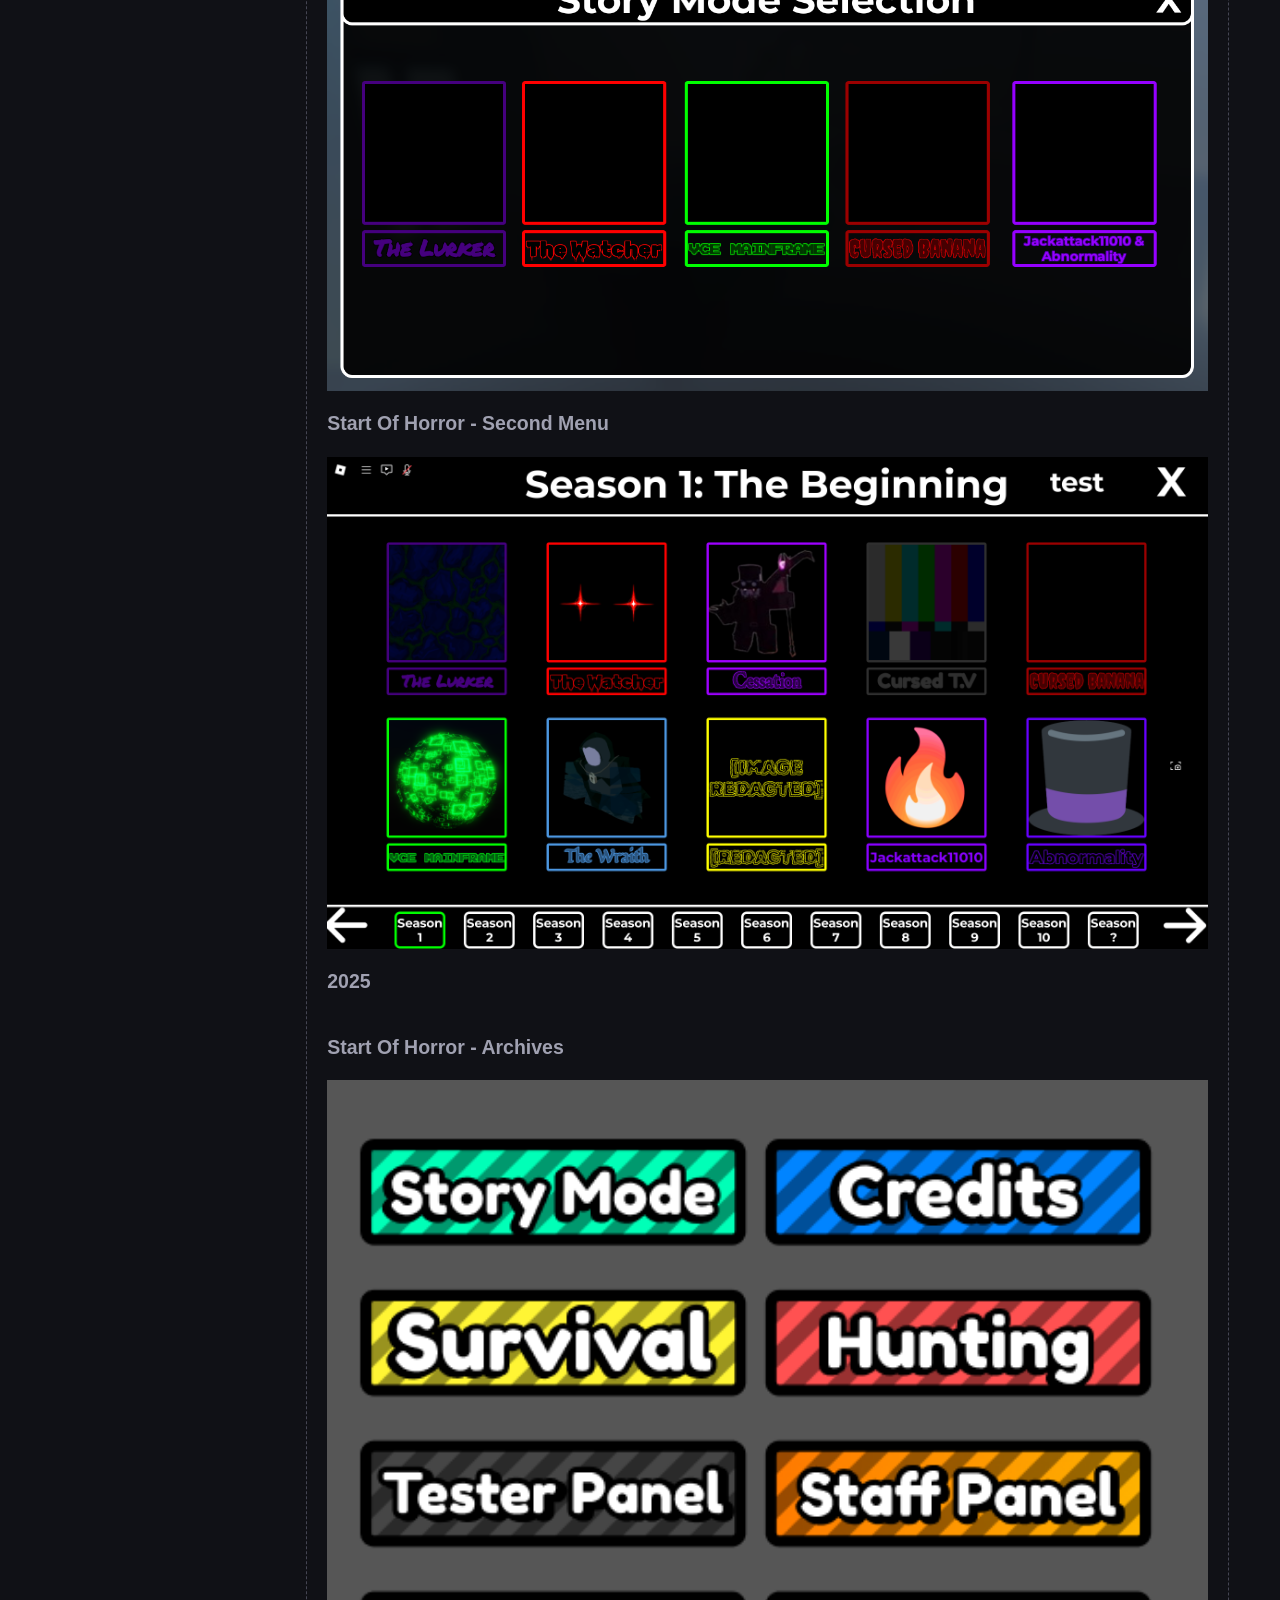
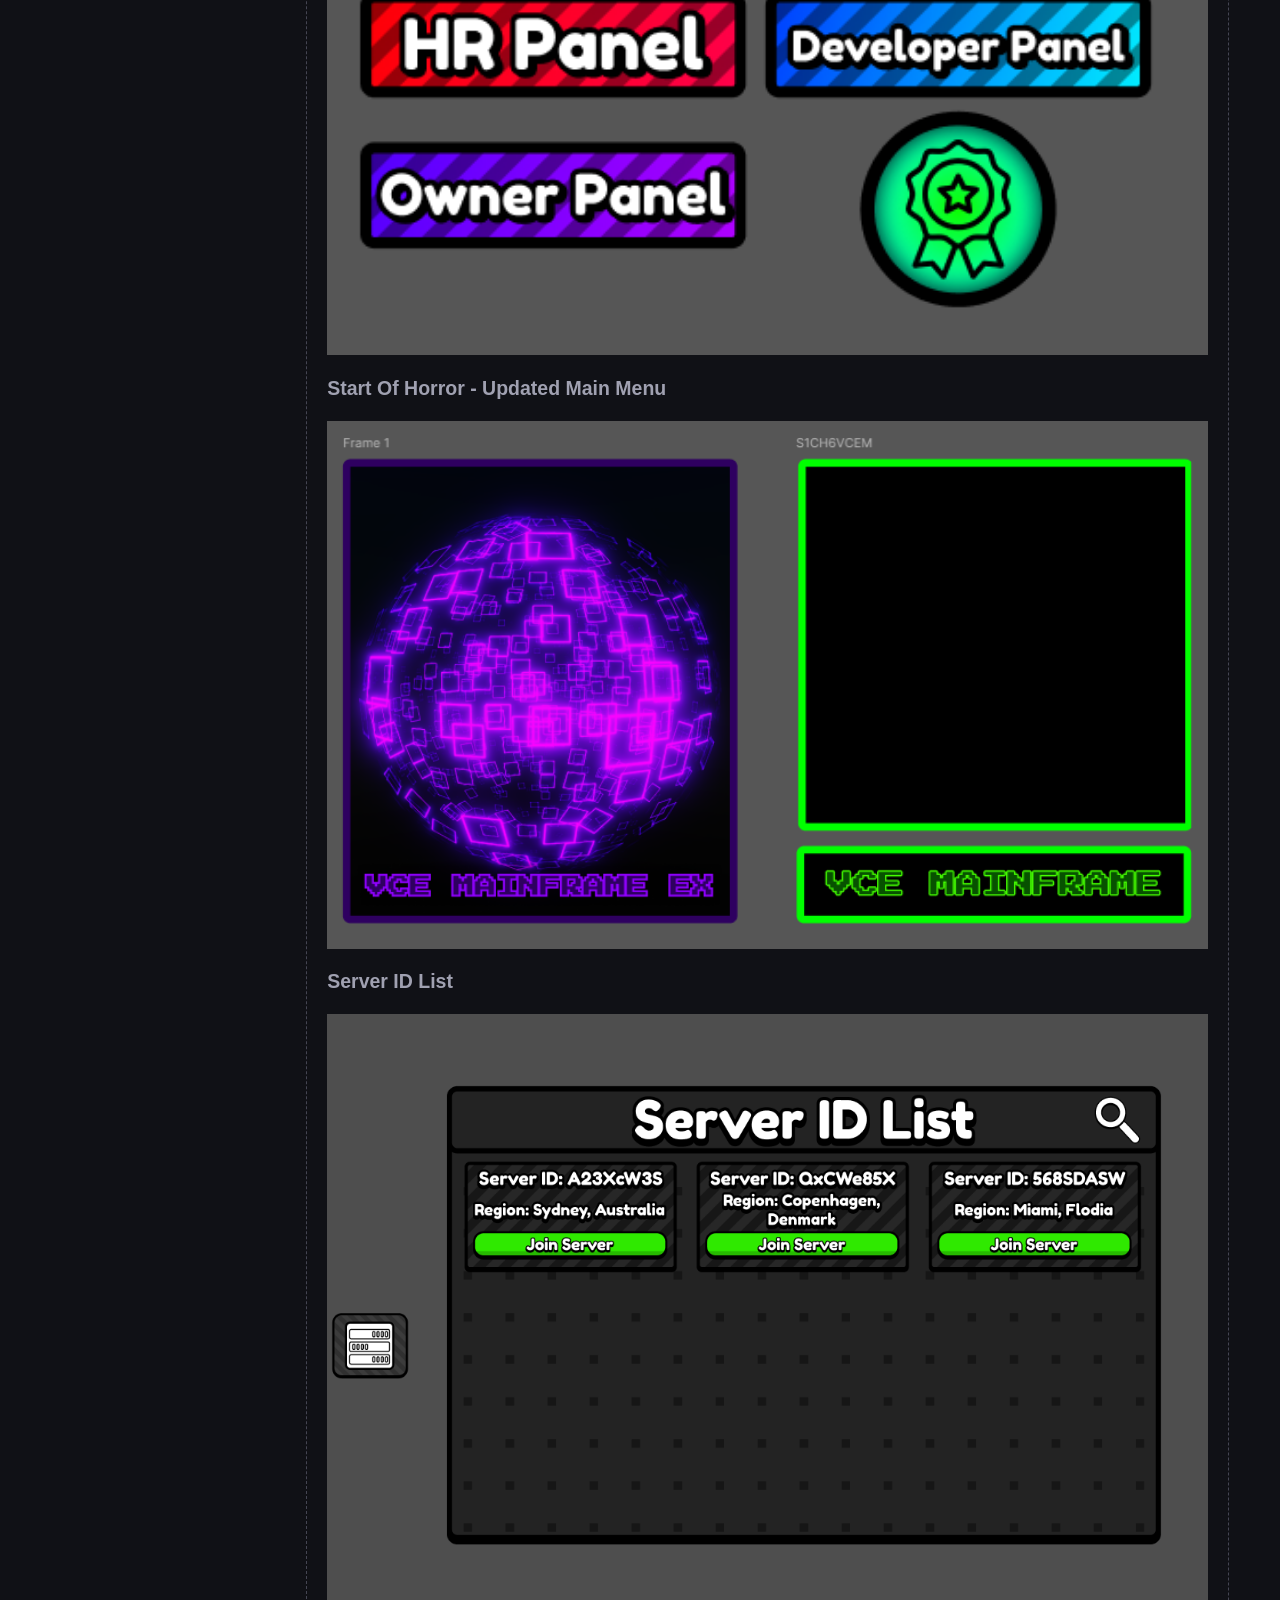
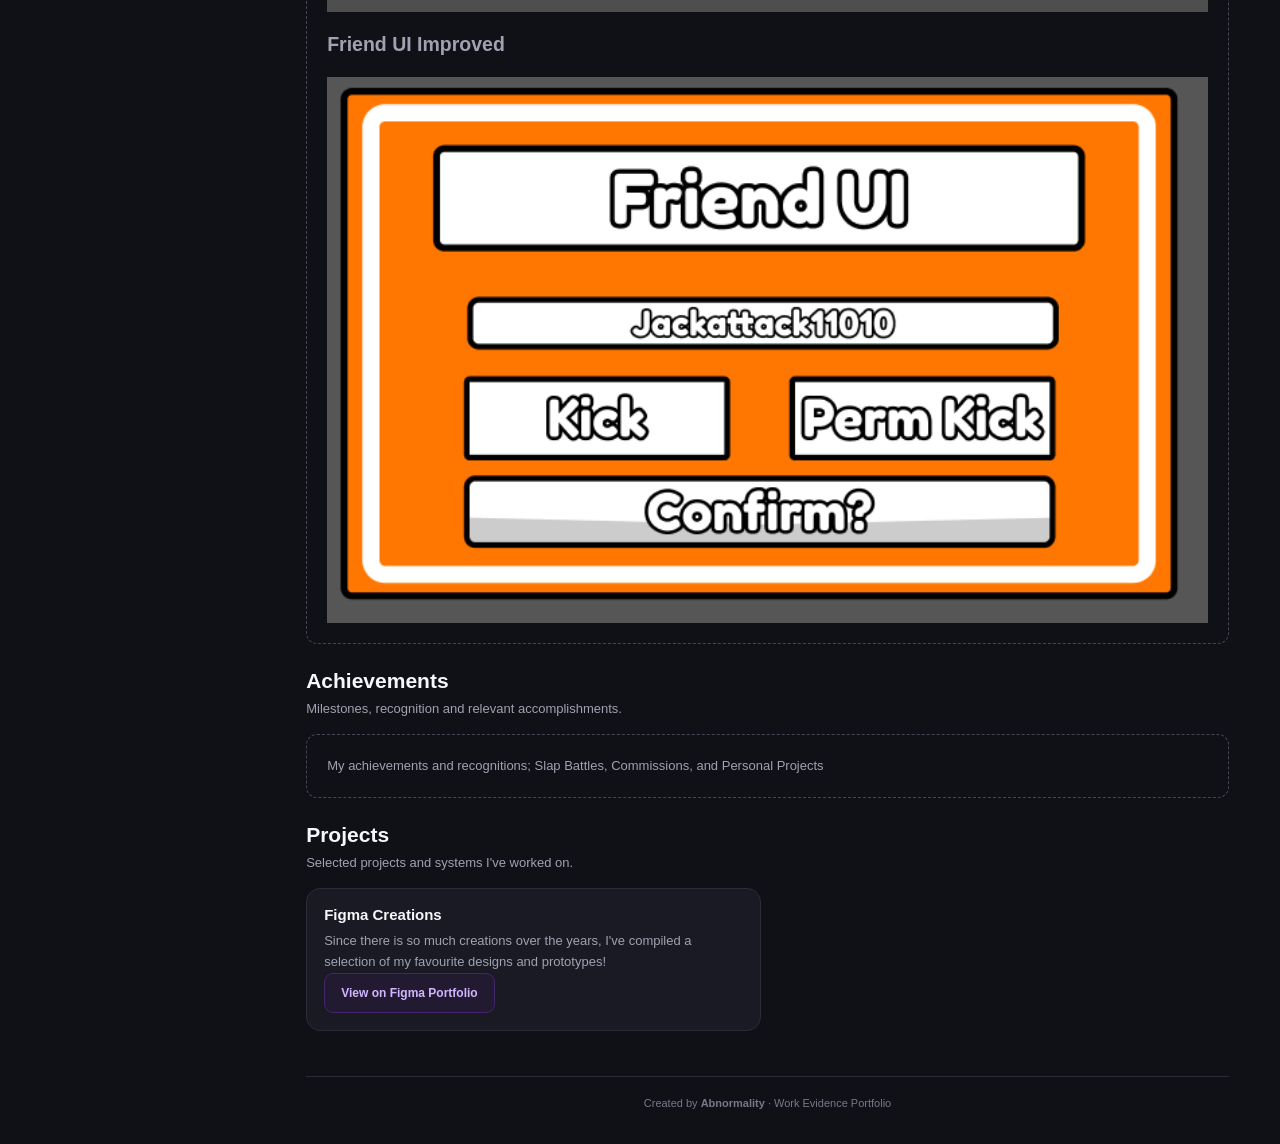
<file: html/projects.html>
<!DOCTYPE html>
<html lang="en">
<head>
  <meta charset="UTF-8">
  <meta name="viewport" content="width=device-width, initial-scale=1.0">
  <meta name="theme-color" content="#101116">
  <title>Alternative Projects | Abnormality</title>
  <link rel="icon" href="../images/others/Corruptors.png">
  <link rel="stylesheet" href="../css/global.css">
  <link rel="stylesheet" href="../css/skills.css">
  <link rel="stylesheet" href="../css/image.css">
  <script defer src="../js/navigation.js"></script>
  <script defer src="../oneko.js" data-cat="../oneko.gifs/oneko.gif"></script>
</head>

<body>
<div class="app-shell">
  <aside class="sidebar">
    <a class="brand" href="../index.html">
      <img src="../images/others/Corruptors.png" alt="">
      <span>Abnormality</span>
    </a>
    <p class="nav-label">PORTFOLIO</p>
    <nav class="sidebar-nav" aria-label="Portfolio navigation">
      <a class="nav-link" href="../index.html"><span class="nav-icon">▦</span> Overview</a>
      <a class="nav-link" href="../importance.html"><span class="nav-icon">♟</span> About me</a>
      <a class="nav-link" href="../html/projects.html"><span class="nav-icon">▤</span> Projects</a>
      <a class="nav-link" href="../hire.html"><span class="nav-icon">✉</span> Inquiries</a>
    </nav>

  </aside>

  <main class="main-content">
    <header class="topbar">
      <div><p class="eyebrow">SKILL PORTFOLIO</p><h1>📦 Alternative Projects</h1></div>
      <div class="topbar-actions">
        <a class="button secondary" href="../index.html">← All skills</a>
        <a class="button" href="../hire.html">Contact me</a>
      </div>
    </header>

    <section class="panel page-intro" id="overview">
      <p class="eyebrow">UI DEVELOPMENT · FIGMA</p>
      <h2>Creating UI<br>and importing UI elements.</h2>
      <p>
        This page documents my UI development journey, including what I've learned,
        the tools I use, projects I've worked on and examples of my work.
      </p>
      <div class="skill-summary">
        <span class="summary-pill">UI Design</span>
      </div>
    </section>

    <section class="content-section" id="experience">
      <div class="section-heading"><h2>Experience</h2><p>My overall experience and the milestones along the way.</p></div>
      <div class="info-grid">
        <article class="info-card">
          <p class="eyebrow">TIME SPENT</p>
          <h3>2+ years</h3>
          <p>Understanding the basics of creating UI in Roblox, and in Figma.</p>
        </article>
        <article class="info-card">
          <p class="eyebrow">CURRENT FOCUS</p>
          <h3>Contributions &amp; Improvements</h3>
          <p>Contributing to various Roblox games and improving existing UI elements.</p>
        </article>
      </div>
      <div class="timeline" style="margin-top:14px">
        <article class="timeline-item">
          <span class="date">2024</span>
          <h3>First steps of UI creations.</h3>
          <p>Creating a basic UI in Roblox Studio was quite poor, as my overall management skills were limited and I had little experience with the tools. I had to get help from an experience UI developer named 'Boba'.</p>
        </article>
        <article class="timeline-item">
          <span class="date">2025</span>
          <h3>Learning Figma</h3>
          <p>Learning Figma by the start was boring, I was uninterested in the process and had no motivation. Until I had to force myself to practice on the website to improve my UI design skills. And with help from Boba, I was able to create more polished and user-friendly interfaces.</p>
        </article>
        <article class="timeline-item">
          <span class="date">PRESENT</span>
          <h3>Current development</h3>
          <p>I have contributed to popular games like Slap Battles, and small commissions from others to help their design progress in games.</p>
        </article>
      </div>
    </section>


    <!-- Projects -->
    <section class="content-section" id="evidence">
      <div class="section-heading"><h2>Work evidence</h2><p>Screenshots of all projects and designs over the years.</p></div>
      <div class="placeholder">
        <div class="container">

        <h1>2024</h1>

        <h2>Friend UI - Early Design</h2>
        <img src="../images/others/Friend UI Concept.png" alt="Work Evidence"></div>

        <div class="container">
        <h2>Ban Panel - Early Design</h2>
        <img src="../images/others/First Ban Panel Concept.png" alt="Work Evidence"></div>

        <div class="container">
        <h2>Start Of Horror - Beta</h2>
        <img src="../images/others/SOH First Main Menu.png" alt="Work Evidence"></div>

        <div class="container">
        <h2>Start Of Horror - Early Story Mode</h2>
        <img src="../images/others/Early Story Mode.png" alt="Work Evidence"></div>

        <div class="container">
        <h2>Start Of Horror - Second Menu</h2>
        <img src="../images/others/SOH Second Main Menu.png" alt="Work Evidence"></div>

        <h1>2025</h1>

        <div class="container">
        <h2>Start Of Horror - Archives</h2>
        <img src="../images/others/SOH Archived Buttons.png" alt="Work Evidence"></div>

        <div class="container">
        <h2>Start Of Horror - Updated Main Menu</h2>
        <img src="../images/others/SOH Story Mode Update.png" alt="Work Evidence"></div>

        <div class="container">
        <h2>Server ID List</h2>
        <img src="../images/others/Server ID List.png" alt="Work Evidence"></div>

        <div class="container">
        <h2>Friend UI Improved</h2>
        <img src="../images/others/Friend UI Improvement.png" alt="Work Evidence"></div>
    </div>


    <!-- Achievements -->

    <section class="content-section" id="achievements">
      <div class="section-heading"><h2>Achievements</h2><p>Milestones, recognition and relevant accomplishments.</p></div>
      <div class="placeholder">My achievements and recognitions; Slap Battles, Commissions, and Personal Projects</div>
    </section>

    <!-- Projects -->
    <section class="content-section" id="projects">
      <div class="section-heading"><h2>Projects</h2><p>Selected projects and systems I've worked on.</p></div>
      <div class="project-grid">
        <article class="panel project-card">
          <div class="project-card-content">
            <h3>Figma Creations</h3>
            <p>Since there is so much creations over the years, I've compiled a selection of my favourite designs and prototypes!</p>
            <button class="button secondary" onclick="window.open('https://www.figma.com/design/40RhjVEC8wlKLUIXlwJqWX/Abnormality-Portfilo?node-id=0-1&t=XpvGLnqwYcIuVOld-1', '_blank')">View on Figma Portfolio</button>
          </div>
        </article>
      </div>

    <footer class="site-footer">Created by <strong>Abnormality</strong> · Work Evidence Portfolio</footer>
  </main>
</div>
</body>
</html>
</file>
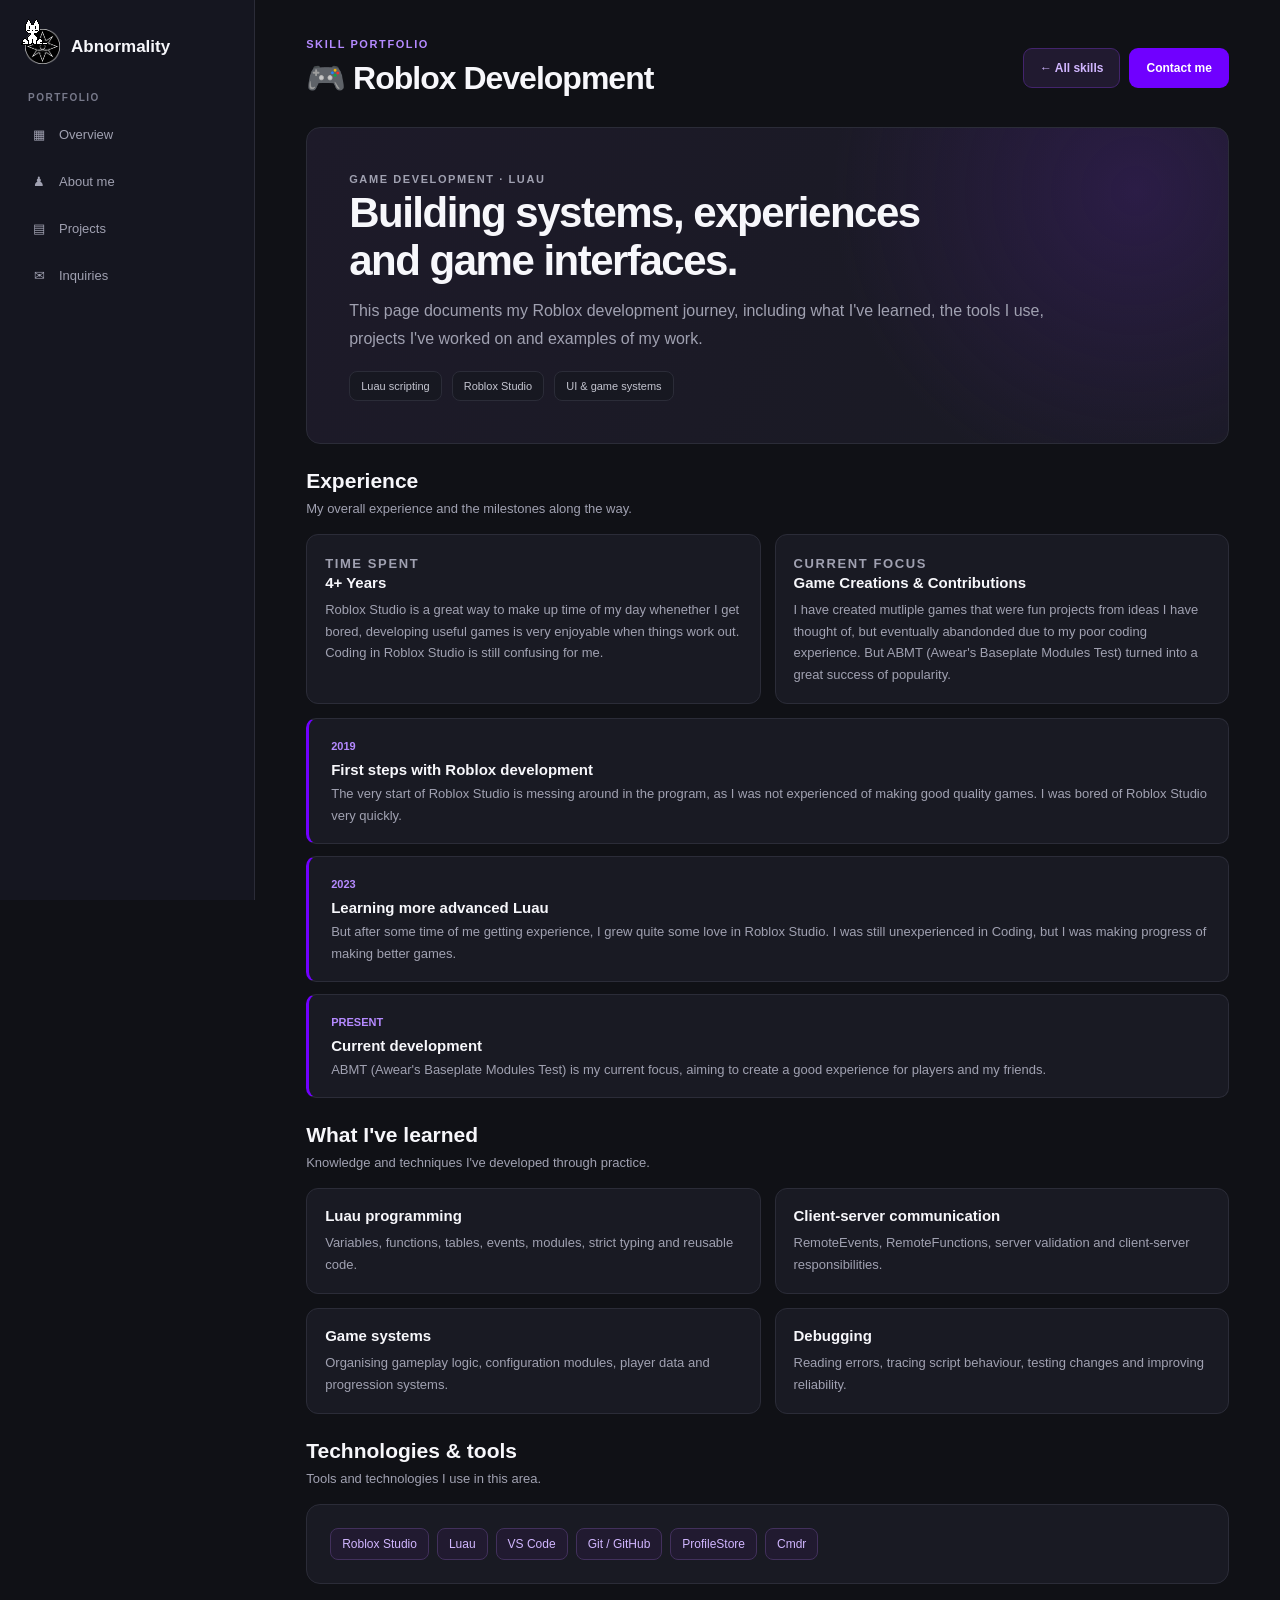
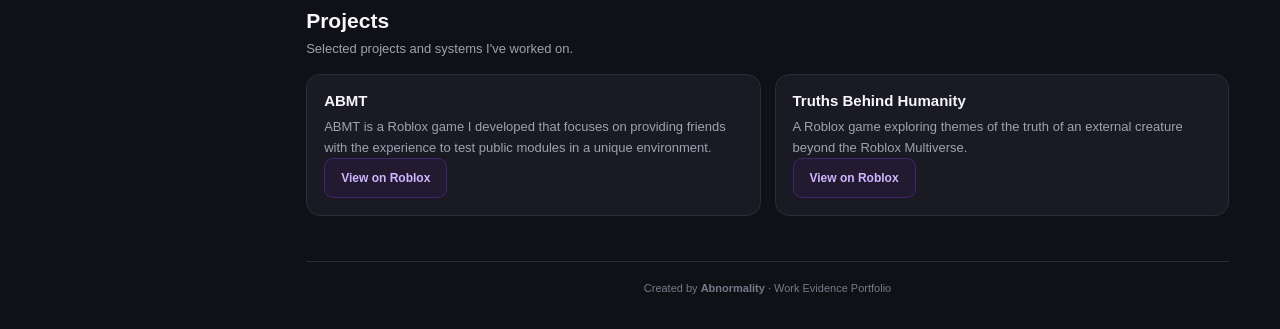
<file: html/roblox_development.html>
<!DOCTYPE html>
<html lang="en">
<head>
  <meta charset="UTF-8">
  <meta name="viewport" content="width=device-width, initial-scale=1.0">
  <meta name="theme-color" content="#101116">
  <title>Roblox Development | Abnormality</title>
  <link rel="icon" href="../images/others/Corruptors.png">
  <link rel="stylesheet" href="../css/global.css">
  <link rel="stylesheet" href="../css/skills.css">
  <script defer src="../js/navigation.js"></script>
  <script defer src="../oneko.js" data-cat="../oneko.gifs/oneko.gif"></script>
</head>

<body>
<div class="app-shell">
  <aside class="sidebar">
    <a class="brand" href="../index.html">
      <img src="../images/others/Corruptors.png" alt="">
      <span>Abnormality</span>
    </a>
    <p class="nav-label">PORTFOLIO</p>
    <nav class="sidebar-nav" aria-label="Portfolio navigation">
      <a class="nav-link" href="../index.html"><span class="nav-icon">▦</span> Overview</a>
      <a class="nav-link" href="../importance.html"><span class="nav-icon">♟</span> About me</a>
      <a class="nav-link" href="../html/projects.html"><span class="nav-icon">▤</span> Projects</a>
      <a class="nav-link" href="../hire.html"><span class="nav-icon">✉</span> Inquiries</a>
    </nav>

  </aside>

  <main class="main-content">
    <header class="topbar">
      <div><p class="eyebrow">SKILL PORTFOLIO</p><h1>🎮 Roblox Development</h1></div>
      <div class="topbar-actions">
        <a class="button secondary" href="../index.html">← All skills</a>
        <a class="button" href="../hire.html">Contact me</a>
      </div>
    </header>

    <section class="panel page-intro" id="overview">
      <p class="eyebrow">GAME DEVELOPMENT · LUAU</p>
      <h2>Building systems, experiences<br>and game interfaces.</h2>
      <p>
        This page documents my Roblox development journey, including what I've learned,
        the tools I use, projects I've worked on and examples of my work.
      </p>
      <div class="skill-summary">
        <span class="summary-pill">Luau scripting</span>
        <span class="summary-pill">Roblox Studio</span>
        <span class="summary-pill">UI &amp; game systems</span>
      </div>
    </section>

    <section class="content-section" id="experience">
      <div class="section-heading"><h2>Experience</h2><p>My overall experience and the milestones along the way.</p></div>
      <div class="info-grid">
        <article class="info-card">
          <p class="eyebrow">TIME SPENT</p>
          <h3>4+ Years</h3>
          <p>Roblox Studio is a great way to make up time of my day whenether I get bored, developing useful games is very enjoyable when things work out. Coding in Roblox Studio is still confusing for me.</p>
        </article>
        <article class="info-card">
          <p class="eyebrow">CURRENT FOCUS</p>
          <h3>Game Creations &amp; Contributions</h3>
          <p>I have created mutliple games that were fun projects from ideas I have thought of, but eventually abandonded due to my poor coding experience. But ABMT (Awear's Baseplate Modules Test) turned into a great success of popularity.</p>
        </article>
      </div>
      <div class="timeline" style="margin-top:14px">
        <article class="timeline-item">
          <span class="date">2019</span>
          <h3>First steps with Roblox development</h3>
          <p>The very start of Roblox Studio is messing around in the program, as I was not experienced of making good quality games. I was bored of Roblox Studio very quickly.</p>
        </article>
        <article class="timeline-item">
          <span class="date">2023</span>
          <h3>Learning more advanced Luau</h3>
          <p>But after some time of me getting experience, I grew quite some love in Roblox Studio. I was still unexperienced in Coding, but I was making progress of making better games.</p>
        </article>
        <article class="timeline-item">
          <span class="date">PRESENT</span>
          <h3>Current development</h3>
          <p>ABMT (Awear's Baseplate Modules Test) is my current focus, aiming to create a good experience for players and my friends.</p>
        </article>
      </div>
    </section>

    <section class="content-section" id="learning">
      <div class="section-heading"><h2>What I've learned</h2><p>Knowledge and techniques I've developed through practice.</p></div>
      <div class="info-grid">
        <article class="info-card"><h3>Luau programming</h3><p>Variables, functions, tables, events, modules, strict typing and reusable code.</p></article>
        <article class="info-card"><h3>Client-server communication</h3><p>RemoteEvents, RemoteFunctions, server validation and client-server responsibilities.</p></article>
        <article class="info-card"><h3>Game systems</h3><p>Organising gameplay logic, configuration modules, player data and progression systems.</p></article>
        <article class="info-card"><h3>Debugging</h3><p>Reading errors, tracing script behaviour, testing changes and improving reliability.</p></article>
      </div>
    </section>

    <section class="content-section" id="technologies">
      <div class="section-heading"><h2>Technologies &amp; tools</h2><p>Tools and technologies I use in this area.</p></div>
      <div class="panel"><div class="tag-list">
        <span class="tag">Roblox Studio</span><span class="tag">Luau</span>
        <span class="tag">VS Code</span><span class="tag">Git / GitHub</span>
        <span class="tag">ProfileStore</span><span class="tag">Cmdr</span>
      </div></div>
    </section>

    <section class="content-section" id="projects">
      <div class="section-heading"><h2>Projects</h2><p>Selected projects and systems I've worked on.</p></div>
      <div class="project-grid">
        <article class="panel project-card">
          <div class="project-card-content">
            <h3>ABMT</h3>
            <p>ABMT is a Roblox game I developed that focuses on providing friends with the experience to test public modules in a unique environment.</p>
            <button class="button secondary" onclick="window.open('https://www.roblox.com/games/129216430856155/ABMT', '_blank')">View on Roblox</button>
          </div>
        </article>
        <article class="panel project-card">
          <div class="project-card-content">
            <h3>Truths Behind Humanity</h3>
            <p>A Roblox game exploring themes of the truth of an external creature beyond the Roblox Multiverse.</p>
            <button class="button secondary" onclick="window.open('https://www.roblox.com/games/73813708474115/Truths-Behind-Humanity', '_blank')">View on Roblox</button>
          </div>
        </article>
      </div>
    </section>

    <footer class="site-footer">Created by <strong>Abnormality</strong> · Work Evidence Portfolio</footer>
  </main>
</div>
</body>
</html>
</file>
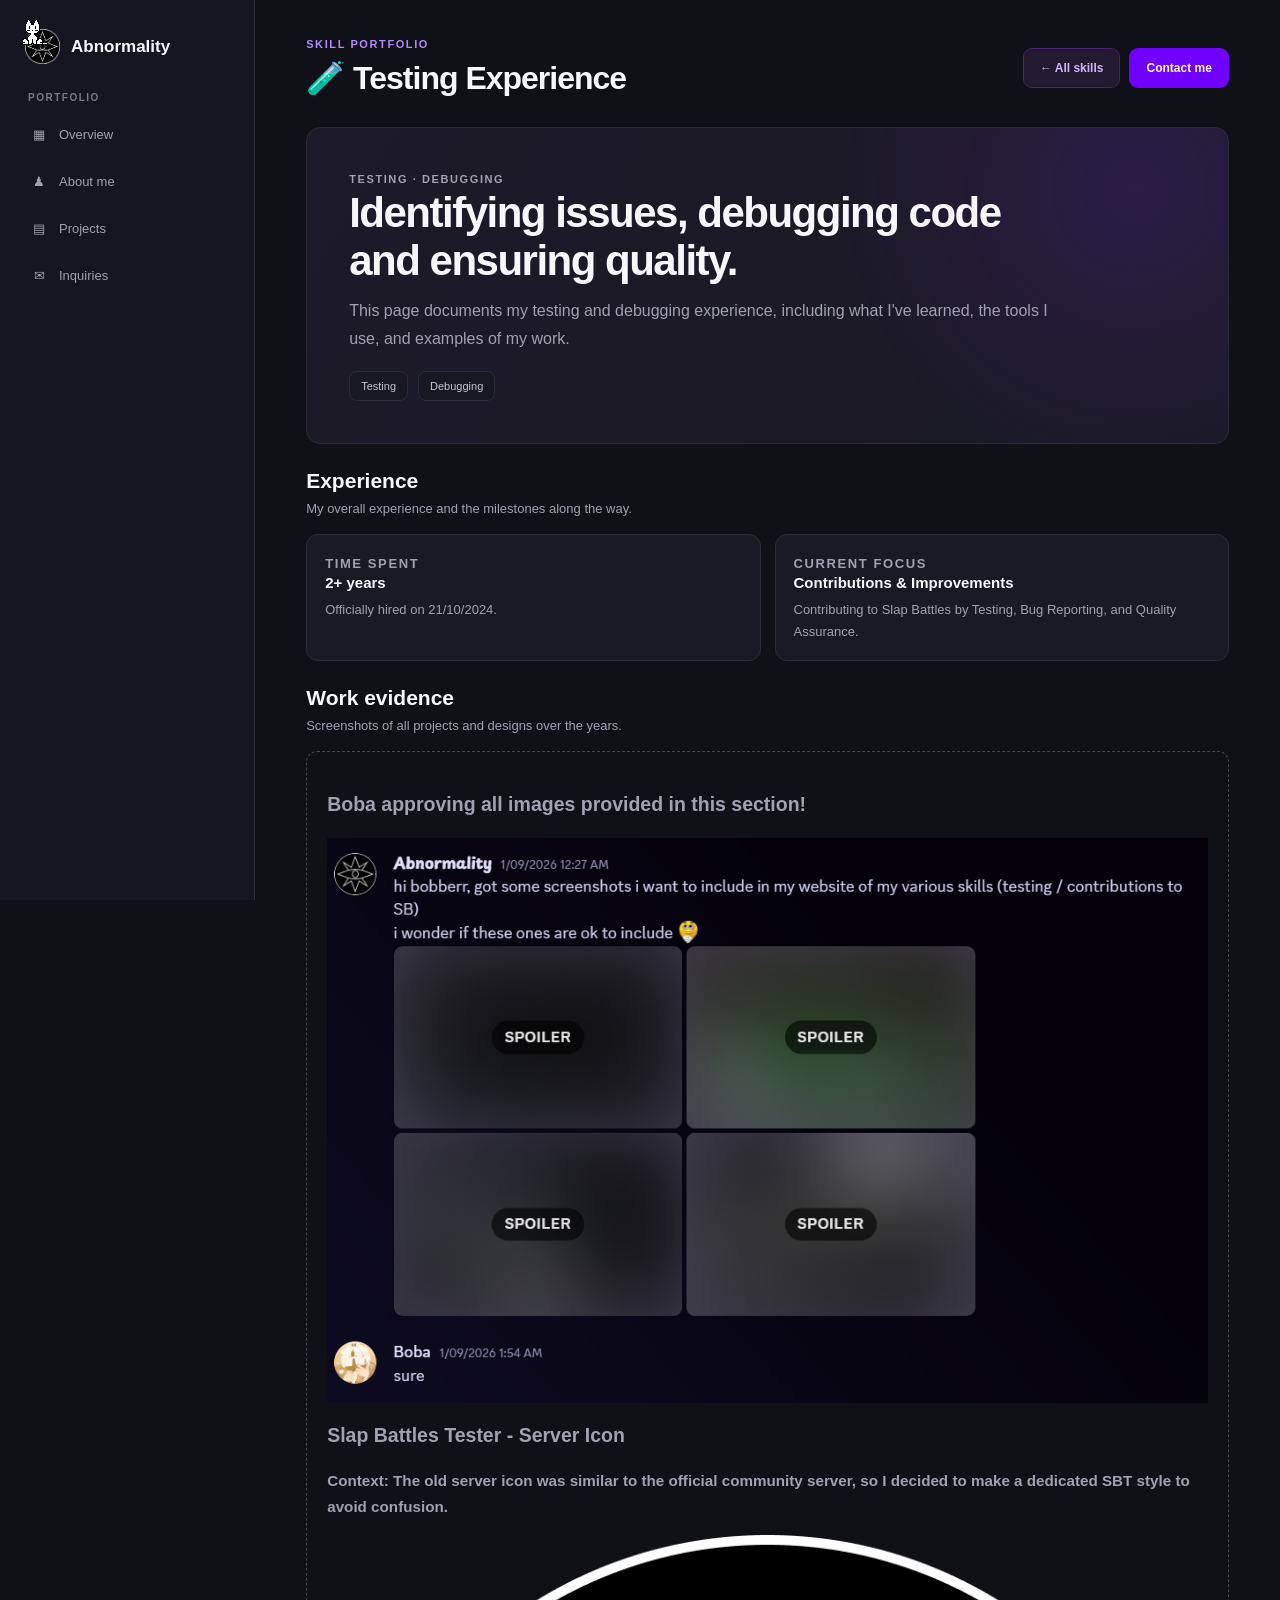
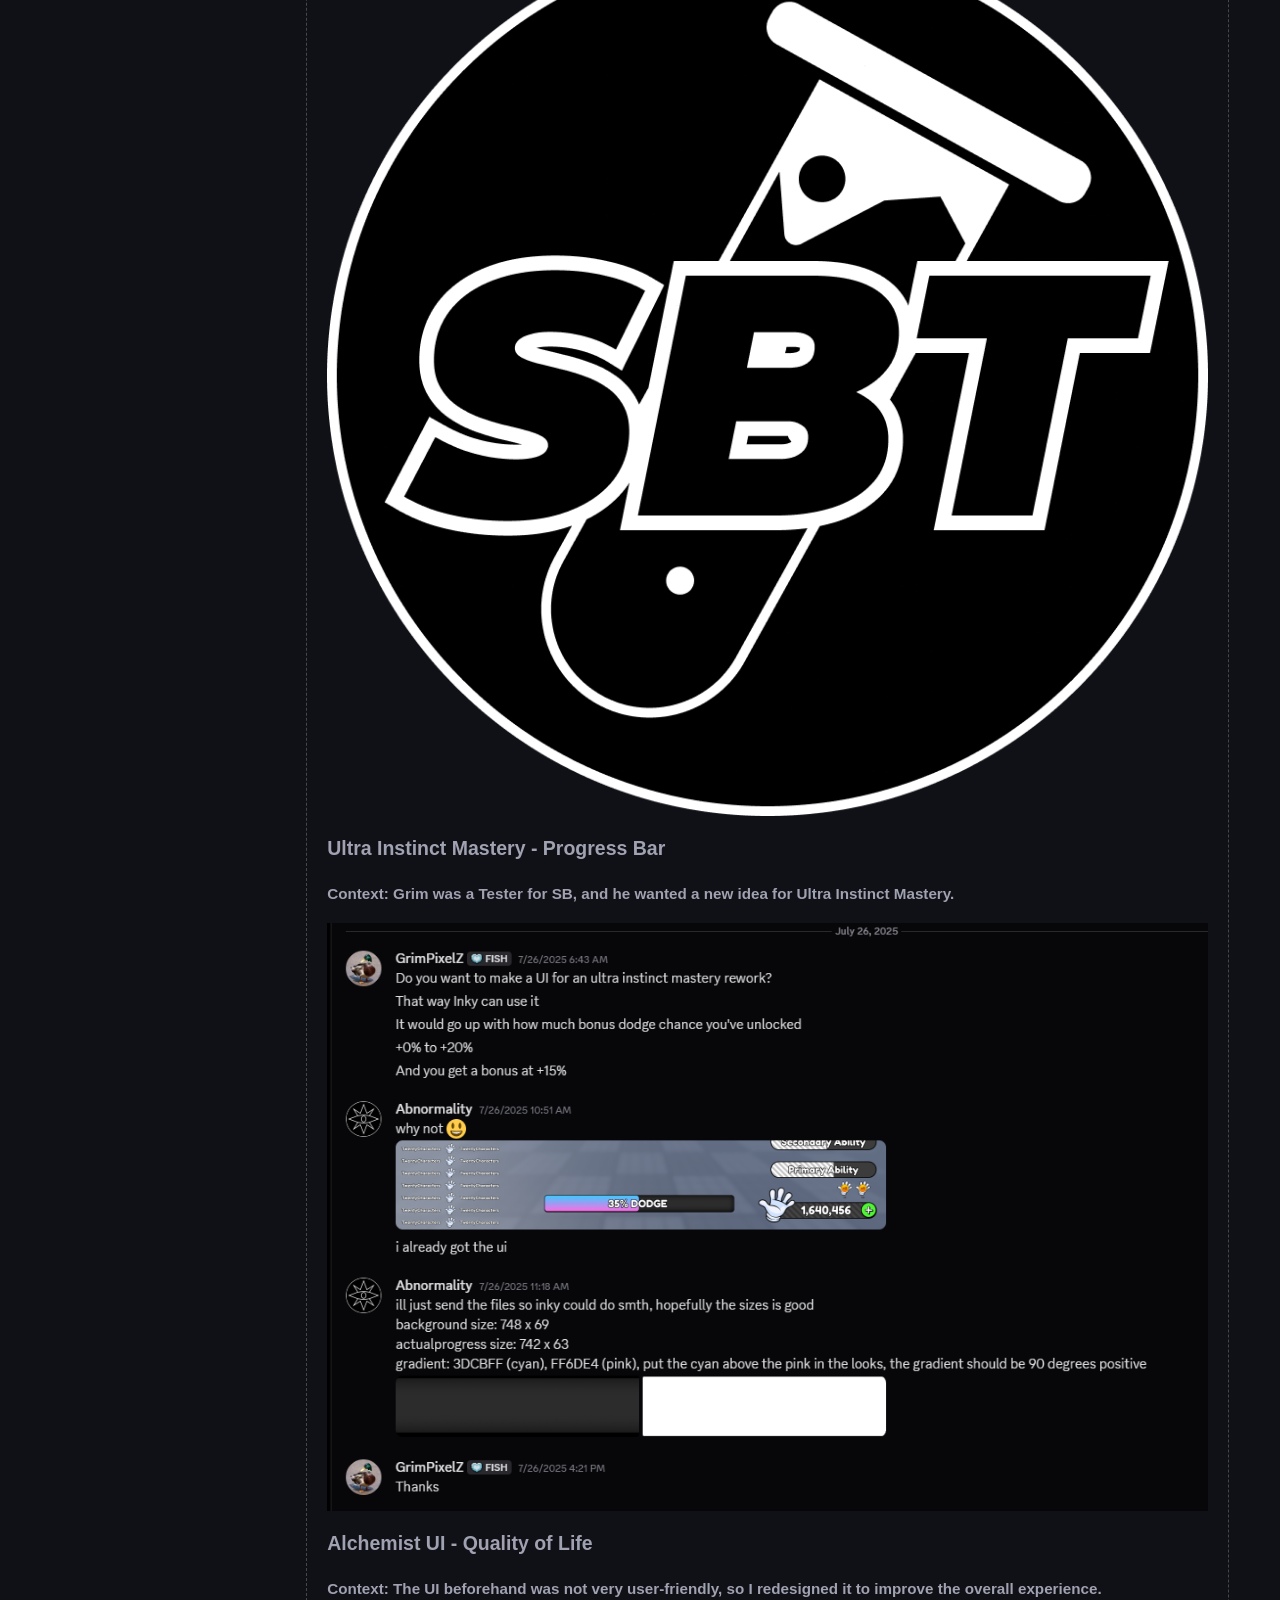
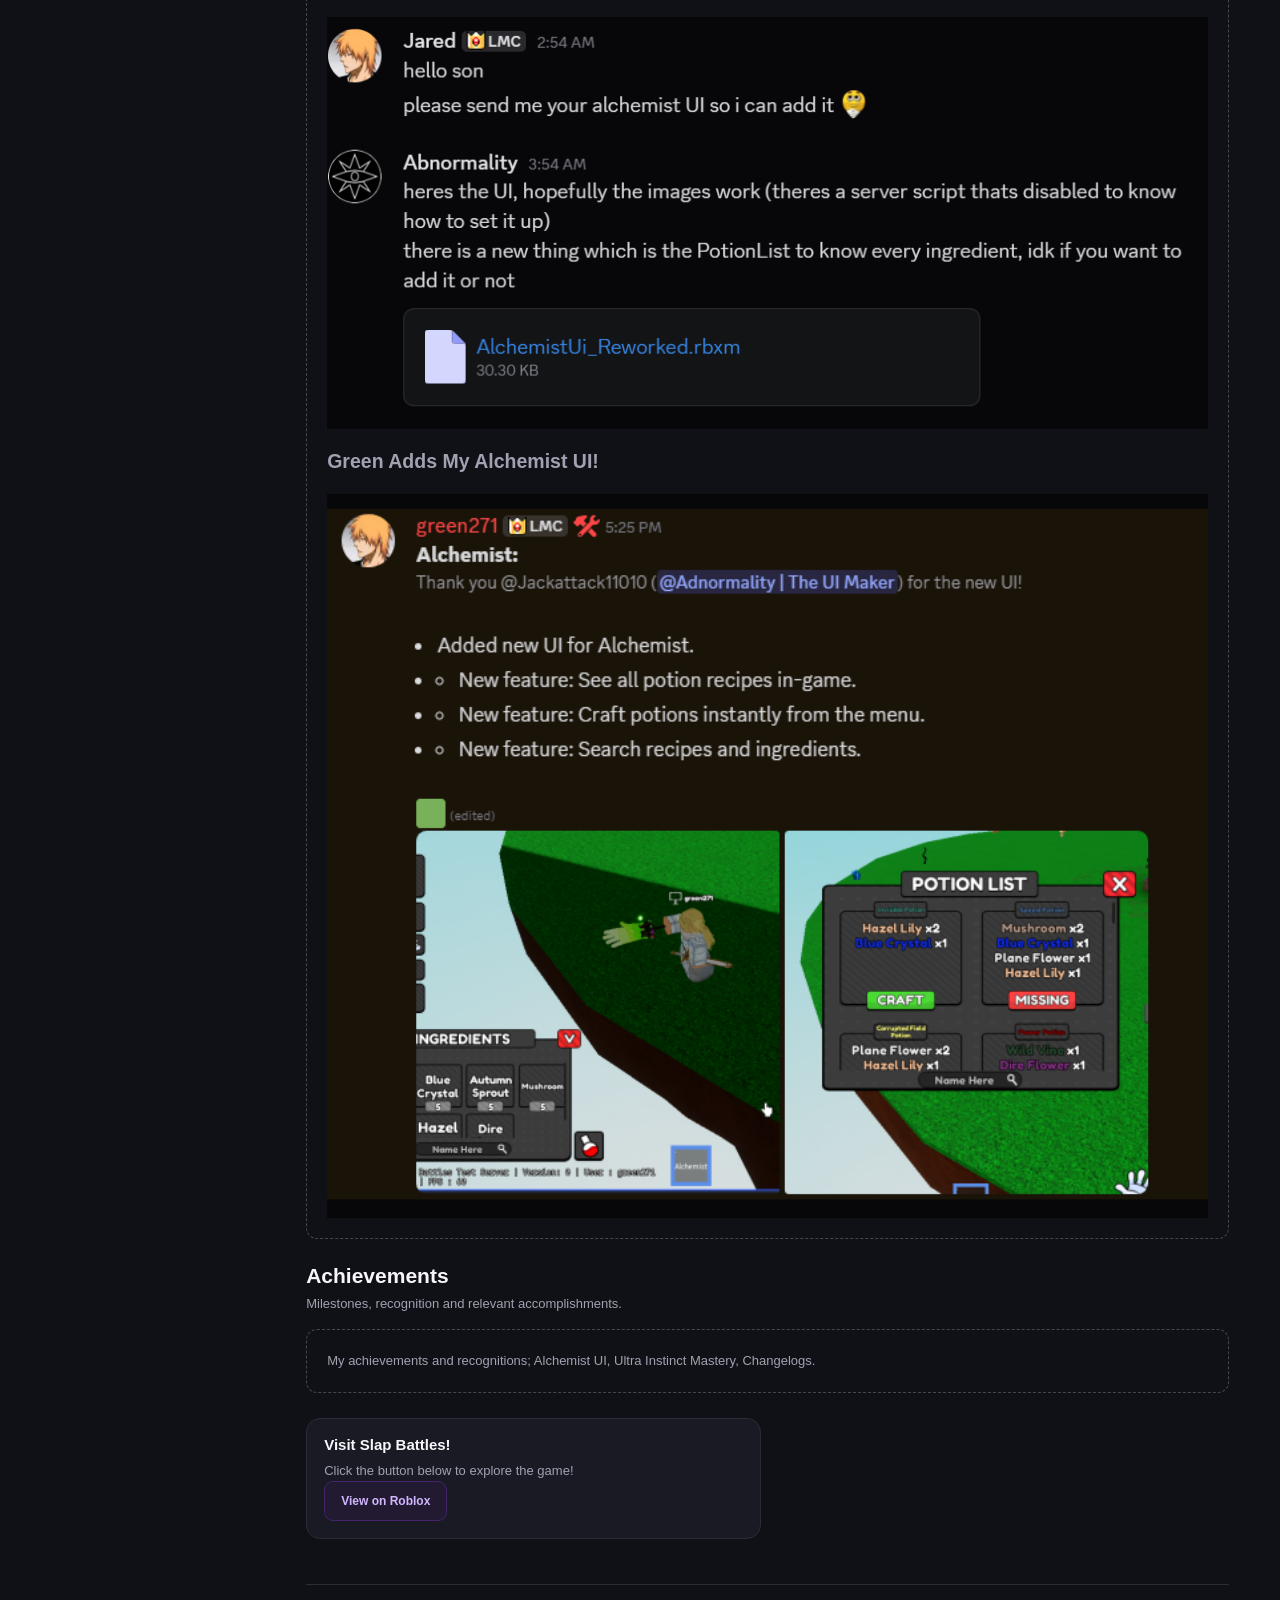
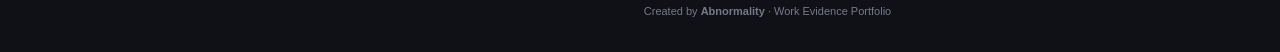
<file: html/testing.html>
<!DOCTYPE html>
<html lang="en">
<head>
  <meta charset="UTF-8">
  <meta name="viewport" content="width=device-width, initial-scale=1.0">
  <meta name="theme-color" content="#101116">
  <title>Testing | Abnormality</title>
  <link rel="icon" href="../images/others/Corruptors.png">
  <link rel="stylesheet" href="../css/global.css">
  <link rel="stylesheet" href="../css/skills.css">
  <link rel="stylesheet" href="../css/image.css">
  <script defer src="../js/navigation.js"></script>
  <script defer src="../oneko.js" data-cat="../oneko.gifs/oneko.gif"></script>
</head>

<body>
<div class="app-shell">
  <aside class="sidebar">
    <a class="brand" href="../index.html">
      <img src="../images/others/Corruptors.png" alt="">
      <span>Abnormality</span>
    </a>
    <p class="nav-label">PORTFOLIO</p>
    <nav class="sidebar-nav" aria-label="Portfolio navigation">
      <a class="nav-link" href="../index.html"><span class="nav-icon">▦</span> Overview</a>
      <a class="nav-link" href="../importance.html"><span class="nav-icon">♟</span> About me</a>
      <a class="nav-link" href="../html/projects.html"><span class="nav-icon">▤</span> Projects</a>
      <a class="nav-link" href="../hire.html"><span class="nav-icon">✉</span> Inquiries</a>
    </nav>

  </aside>

  <main class="main-content">
    <header class="topbar">
      <div><p class="eyebrow">SKILL PORTFOLIO</p><h1>🧪 Testing Experience</h1></div>
      <div class="topbar-actions">
        <a class="button secondary" href="../index.html">← All skills</a>
        <a class="button" href="../hire.html">Contact me</a>
      </div>
    </header>

    <section class="panel page-intro" id="overview">
      <p class="eyebrow">TESTING · DEBUGGING</p>
      <h2>Identifying issues, debugging code<br>and ensuring quality.</h2>
      <p>
        This page documents my testing and debugging experience, including what I've learned,
        the tools I use, and examples of my work.
      </p>
      <div class="skill-summary">
        <span class="summary-pill">Testing</span>
        <span class="summary-pill">Debugging</span>
      </div>
    </section>

    <section class="content-section" id="experience">
      <div class="section-heading"><h2>Experience</h2><p>My overall experience and the milestones along the way.</p></div>
      <div class="info-grid">
        <article class="info-card">
          <p class="eyebrow">TIME SPENT</p>
          <h3>2+ years</h3>
          <p>Officially hired on 21/10/2024.</p>
        </article>
        <article class="info-card">
          <p class="eyebrow">CURRENT FOCUS</p>
          <h3>Contributions &amp; Improvements</h3>
          <p>Contributing to Slap Battles by Testing, Bug Reporting, and Quality Assurance.</p>
        </article>
      </div>
    </section>


    <!-- Projects -->
    <section class="content-section" id="evidence">
      <div class="section-heading"><h2>Work evidence</h2><p>Screenshots of all projects and designs over the years.</p></div>
      <div class="placeholder">
        <div class="container">

        <h2>Boba approving all images provided in this section!</h2>
        <img src="../images/slap battles/Boba Approves All Evidence.png" alt="Work Evidence"></div>

        <div class="container">
        <h2>Slap Battles Tester - Server Icon</h2>
        <h3>Context: The old server icon was similar to the official community server, so I decided to make a dedicated SBT style to avoid confusion.</h3>
        <img src="../images/slap battles/SBT-Stuff.png" alt="Work Evidence"></div>

        <div class="container">
        <h2>Ultra Instinct Mastery - Progress Bar</h2>
        <h3>Context: Grim was a Tester for SB, and he wanted a new idea for Ultra Instinct Mastery.</h3>
        <img src="../images/slap battles/Mastered Ultra Instinct Bar.png" alt="Work Evidence"></div>

        <div class="container">
        <h2>Alchemist UI - Quality of Life</h2>
        <h3>Context: The UI beforehand was not very user-friendly, so I redesigned it to improve the overall experience.</h3>
        <img src="../images/slap battles/Alchemist UI - Sending Evidence.png" alt="Work Evidence"></div>

        <div class="container">
        <h2>Green Adds My Alchemist UI!</h2>
        <img src="../images/slap battles/Green Adds My Alchemist UI.png" alt="Work Evidence"></div>
    </div>


    <!-- Achievements -->

    <section class="content-section" id="achievements">
      <div class="section-heading"><h2>Achievements</h2><p>Milestones, recognition and relevant accomplishments.</p></div>
      <div class="placeholder">My achievements and recognitions; Alchemist UI, Ultra Instinct Mastery, Changelogs.</div>
    </section>

    <!-- Projects -->
    <section class="content-section" id="projects">
      <div class="section-heading"></div>
      <div class="project-grid">
        <article class="panel project-card">
          <div class="project-card-content">
            <h3>Visit Slap Battles!</h3>
            <p>Click the button below to explore the game!</p>
            <button class="button secondary" onclick="window.open('https://www.roblox.com/games/6403373529/Slap-Battles')">View on Roblox</button>
          </div>
        </article>
      </div>

    <footer class="site-footer">Created by <strong>Abnormality</strong> · Work Evidence Portfolio</footer>
  </main>
</div>
</body>
</html>
</file>
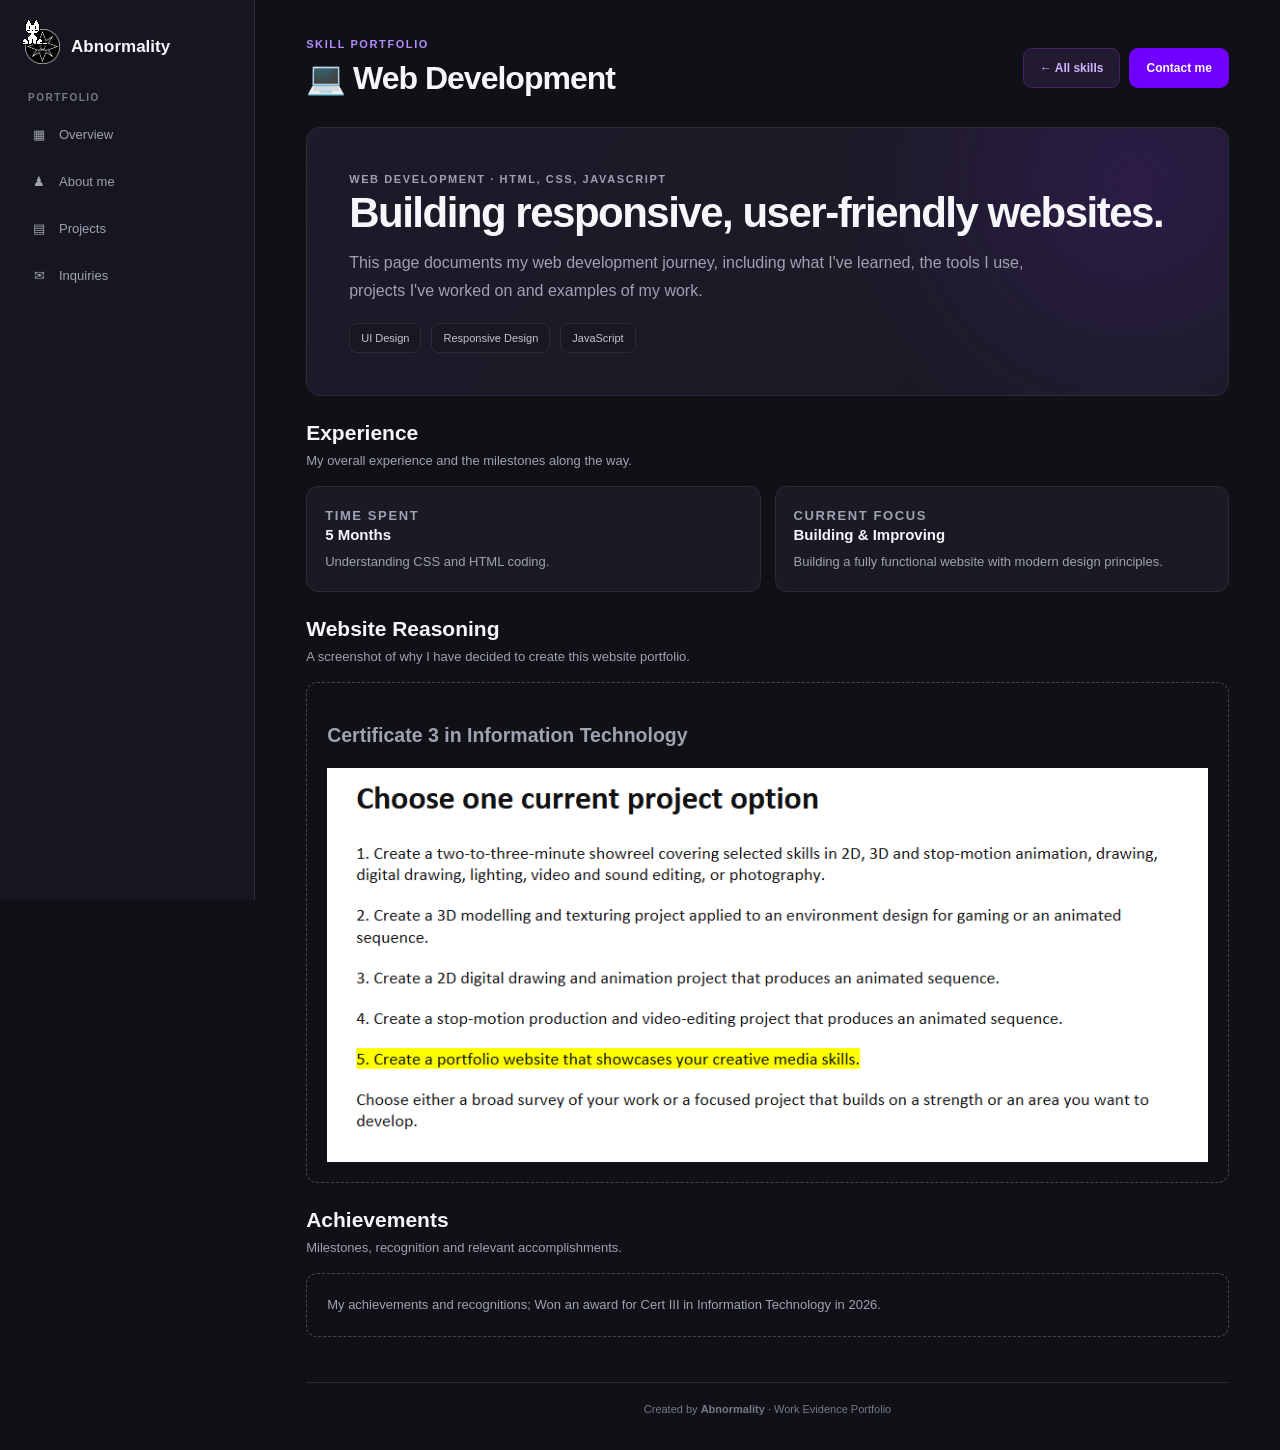
<file: html/web_development.html>
<!DOCTYPE html>
<html lang="en">
<head>
  <meta charset="UTF-8">
  <meta name="viewport" content="width=device-width, initial-scale=1.0">
  <meta name="theme-color" content="#101116">
  <title>Web Development | Abnormality</title>
  <link rel="icon" href="../images/others/Corruptors.png">
  <link rel="stylesheet" href="../css/global.css">
  <link rel="stylesheet" href="../css/skills.css">
  <link rel="stylesheet" href="../css/image.css">
  <script defer src="../js/navigation.js"></script>
  <script defer src="../oneko.js" data-cat="../oneko.gifs/oneko.gif"></script>
</head>

<body>
<div class="app-shell">
  <aside class="sidebar">
    <a class="brand" href="../index.html">
      <img src="../images/others/Corruptors.png" alt="">
      <span>Abnormality</span>
    </a>
    <p class="nav-label">PORTFOLIO</p>
    <nav class="sidebar-nav" aria-label="Portfolio navigation">
      <a class="nav-link" href="../index.html"><span class="nav-icon">▦</span> Overview</a>
      <a class="nav-link" href="../importance.html"><span class="nav-icon">♟</span> About me</a>
      <a class="nav-link" href="../html/projects.html"><span class="nav-icon">▤</span> Projects</a>
      <a class="nav-link" href="../hire.html"><span class="nav-icon">✉</span> Inquiries</a>
    </nav>

  </aside>

  <main class="main-content">
    <header class="topbar">
      <div><p class="eyebrow">SKILL PORTFOLIO</p><h1>💻 Web Development</h1></div>
      <div class="topbar-actions">
        <a class="button secondary" href="../index.html">← All skills</a>
        <a class="button" href="../hire.html">Contact me</a>
      </div>
    </header>

    <section class="panel page-intro" id="overview">
      <p class="eyebrow">WEB DEVELOPMENT · HTML, CSS, JAVASCRIPT</p>
      <h2>Building responsive, user-friendly websites.</h2>
      <p>
        This page documents my web development journey, including what I've learned,
        the tools I use, projects I've worked on and examples of my work.
      </p>
      <div class="skill-summary">
        <span class="summary-pill">UI Design</span>
        <span class="summary-pill">Responsive Design</span>
        <span class="summary-pill">JavaScript</span>
      </div>
    </section>

    <section class="content-section" id="experience">
      <div class="section-heading"><h2>Experience</h2><p>My overall experience and the milestones along the way.</p></div>
      <div class="info-grid">
        <article class="info-card">
          <p class="eyebrow">TIME SPENT</p>
          <h3>5 Months</h3>
          <p>Understanding CSS and HTML coding.</p>
        </article>
        <article class="info-card">
          <p class="eyebrow">CURRENT FOCUS</p>
          <h3>Building &amp; Improving</h3>
          <p>Building a fully functional website with modern design principles.</p>
        </article>
      </div>
    </section>


    <!-- Projects -->
    <section class="content-section" id="evidence">
      <div class="section-heading"><h2>Website Reasoning</h2><p>A screenshot of why I have decided to create this website portfolio.</p></div>
      <div class="placeholder">
        <div class="container">

        <h2>Certificate 3 in Information Technology</h2>
        <img src="../images/others/Cert III (3) in Information Technology.png" alt="Work Evidence"></div>
    </div>


    <!-- Achievements -->

    <section class="content-section" id="achievements">
      <div class="section-heading"><h2>Achievements</h2><p>Milestones, recognition and relevant accomplishments.</p></div>
      <div class="placeholder">My achievements and recognitions; Won an award for Cert III in Information Technology in 2026.</div>
    </section>

    <footer class="site-footer">Created by <strong>Abnormality</strong> · Work Evidence Portfolio</footer>
  </main>
</div>
</body>
</html>
</file>
<file: css/style_v2.css>
/* ================================
   GLOBAL
================================ */

:root {
    --background: #101116;
    --sidebar: #14151c;
    --surface: #191a23;
    --surface-hover: #20212c;
    --border: #2b2c38;

    --primary: #7000ff;
    --primary-light: #9b55ff;

    --text: #ffffff;
    --muted: #9293a3;
}

* {
    box-sizing: border-box;
}

body {
    margin: 0;
    font-family: Arial, sans-serif;
    background: var(--background);
    color: var(--text);
}

a {
    color: inherit;
    text-decoration: none;
}

/* ================================
   APP LAYOUT
================================ */

.app-shell {
    display: flex;
    min-height: 100vh;
}

/* ================================
   SIDEBAR
================================ */

.sidebar {
    width: 260px;
    min-width: 260px;
    height: auto;
    min-height: 100vh;
    background: var(--sidebar);
    border-right: 1px solid var(--border);

    padding: 28px 18px;

    display: flex;
    flex-direction: column;
}

.brand {
    display: flex;
    align-items: center;
    gap: 12px;

    font-size: 18px;
    font-weight: bold;

    padding: 5px 8px 35px;
}

.brand img {
    width: 35px;
    height: 35px;
    object-fit: contain;
    border-radius: 9px;
}

.nav-label {
    color: #666778;
    font-size: 11px;
    font-weight: bold;
    letter-spacing: 1.5px;

    padding-left: 12px;
    margin-bottom: 12px;
}

.navigation {
    display: flex;
    flex-direction: column;
    gap: 7px;
}

.nav-item {
    display: flex;
    align-items: center;
    gap: 13px;

    padding: 13px 14px;

    border-radius: 9px;
    color: var(--muted);

    font-size: 14px;
    transition: 0.2s;
}

.nav-item span {
    font-size: 18px;
}

.nav-item:hover {
    background: var(--surface-hover);
    color: white;
}

.nav-item.active {
    background: rgba(112, 0, 255, 0.15);
    color: var(--primary-light);
    border: 1px solid rgba(112, 0, 255, 0.2);
}

.sidebar-bottom {
    margin-top: auto;
    padding-top: 25px;
}

.profile-chip {
    display: flex;
    align-items: center;
    gap: 12px;

    padding: 13px;

    background: var(--surface);
    border: 1px solid var(--border);
    border-radius: 12px;
}

.avatar {
    width: 36px;
    height: 36px;

    display: grid;
    place-items: center;

    background: var(--primary);
    border-radius: 10px;

    font-weight: bold;
}

.profile-chip strong,
.profile-chip small {
    display: block;
}

.profile-chip strong {
    font-size: 13px;
}

.profile-chip small {
    margin-top: 4px;
    font-size: 11px;
    color: var(--muted);
}

/* ================================
   MAIN CONTENT
================================ */

.main-content {
    flex: 1;
    min-width: 0;

    max-width: 1700px;
    margin: 0 auto;

    padding: 40px 55px;
}

.topbar {
    display: flex;
    align-items: center;
    justify-content: space-between;

    margin-bottom: 35px;
}

.eyebrow {
    color: var(--primary-light);
    font-size: 11px;
    font-weight: bold;
    letter-spacing: 1.7px;
    margin: 0 0 9px;
}

.topbar h1 {
    font-size: 30px;
    margin: 0;
    letter-spacing: -1px;
}

/* ================================
   BUTTONS
================================ */

.primary-button,
.secondary-button {
    display: inline-flex;
    align-items: center;
    justify-content: center;

    padding: 12px 20px;

    border-radius: 9px;
    font-size: 13px;
    font-weight: bold;

    transition: 0.2s;
}

.primary-button {
    background: var(--primary);
    color: white;
}

.primary-button:hover {
    background: #861fff;
    transform: translateY(-2px);
}

.secondary-button {
    background: rgba(112, 0, 255, 0.16);
    border: 1px solid rgba(112, 0, 255, 0.35);
    color: #c49cff;
}

.secondary-button:hover {
    background: rgba(112, 0, 255, 0.28);
}

/* ================================
   WELCOME CARD
================================ */

.welcome-card {
    position: relative;
    overflow: hidden;

    display: flex;
    align-items: center;
    justify-content: space-between;

    min-height: 290px;
    padding: 40px 50px;

    background:
        radial-gradient(
            circle at 85% 50%,
            rgba(112, 0, 255, 0.2),
            transparent 35%
        ),
        linear-gradient(120deg, #1b1925, #191a23);

    border: 1px solid var(--border);
    border-radius: 18px;
}

.welcome-content {
    max-width: 570px;
    z-index: 1;
}

.welcome-content h2 {
    font-size: 43px;
    line-height: 1.1;
    letter-spacing: -1.8px;

    margin: 0 0 17px;
}

.welcome-content h2 span {
    color: var(--primary-light);
}

.welcome-content > p:not(.eyebrow) {
    color: var(--muted);
    font-size: 15px;
    line-height: 1.7;

    margin-bottom: 25px;
}

.welcome-decoration {
    display: grid;
    place-items: center;

    width: 190px;
    height: 190px;

    margin-right: 45px;

    background: rgba(112, 0, 255, 0.09);
    border: 1px solid rgba(155, 85, 255, 0.2);
    border-radius: 35px;

    transform: rotate(8deg);
}

.welcome-decoration img {
    width: 125px;
    height: 125px;
    object-fit: contain;

    transform: rotate(-8deg);
    filter: drop-shadow(0 0 25px rgba(112, 0, 255, 0.4));
}

/* ================================
   STAT CARDS
================================ */

.stats-grid {
    display: grid;
    grid-template-columns: repeat(3, 1fr);
    gap: 18px;

    margin-top: 25px;
}

.stat-card {
    display: flex;
    align-items: center;
    gap: 15px;

    padding: 21px;

    background: var(--surface);
    border: 1px solid var(--border);
    border-radius: 13px;
}

.stat-icon {
    display: grid;
    place-items: center;

    width: 45px;
    height: 45px;

    background: rgba(112, 0, 255, 0.13);
    border-radius: 11px;

    font-size: 21px;
}

.stat-card strong,
.stat-card small {
    display: block;
}

.stat-card strong {
    font-size: 13px;
}

.stat-card small {
    color: var(--muted);
    font-size: 11px;
    margin-top: 5px;
}

/* ================================
   SKILLS SECTION
================================ */

.content-section {
    margin-top: 50px;
}

.section-heading {
    display: flex;
    align-items: center;
    justify-content: space-between;

    margin-bottom: 22px;
}

.section-heading h2 {
    margin: 0 0 7px;
    font-size: 23px;
}

.section-heading p {
    margin: 0;
    color: var(--muted);
    font-size: 13px;
}

.section-count {
    color: var(--muted);
    font-size: 11px;
    letter-spacing: 1px;
}

.skills-grid {
    display: grid;
    grid-template-columns: repeat(2, minmax(0, 1fr));
    gap: 17px;
}

.skill-card {
    position: relative;

    display: flex;
    flex-direction: column;

    min-height: 190px;
    padding: 24px;

    background: var(--surface);
    border: 1px solid var(--border);
    border-radius: 13px;

    transition:
        transform 0.2s ease,
        border-color 0.2s ease,
        background 0.2s ease;
}

.skill-card:hover {
    transform: translateY(-5px);
    background: var(--surface-hover);
    border-color: var(--primary);
}

.skill-icon {
    display: grid;
    place-items: center;

    width: 43px;
    height: 43px;

    margin-bottom: 18px;

    background: rgba(112, 0, 255, 0.13);
    border-radius: 11px;

    font-size: 21px;
}

.skill-card h3 {
    font-size: 16px;
    margin: 0 0 9px;
}

.skill-card p {
    color: var(--muted);
    font-size: 13px;
    line-height: 1.6;

    margin: 0 0 18px;
}

.card-link {
    margin-top: auto;
    color: var(--primary-light);
    font-size: 12px;
    font-weight: bold;
}

/* ================================
   FOOTER
================================ */

footer {
    margin-top: 60px;
    padding: 22px 0;

    border-top: 1px solid var(--border);
    text-align: center;
}

footer p {
    color: #666778;
    font-size: 12px;
}

footer strong {
    color: var(--primary-light);
}

/* ================================
   RESPONSIVE
================================ */

@media (max-width: 950px) {

    .sidebar {
        width: 210px;
        min-width: 210px;
    }

    .main-content {
        padding: 30px;
    }

    .welcome-decoration {
        margin-right: 0;
    }

}

@media (max-width: 700px) {

    .app-shell {
        flex-direction: column;
    }

    .sidebar {
        width: 100%;
        min-width: 0;

        padding: 15px;
        border-right: none;
        border-bottom: 1px solid var(--border);
    }

    .brand {
        padding: 5px 5px 15px;
    }

    .nav-label,
    .sidebar-bottom {
        display: none;
    }

    .navigation {
        flex-direction: row;
        overflow-x: auto;
    }

    .nav-item {
        white-space: nowrap;
        padding: 10px 12px;
    }

    .main-content {
        padding: 25px 18px;
    }

    .topbar {
        gap: 15px;
    }

    .topbar h1 {
        font-size: 25px;
    }

    .primary-button {
        padding: 11px 13px;
        font-size: 11px;
    }

    .welcome-card {
        padding: 30px 24px;
        min-height: 260px;
    }

    .welcome-content h2 {
        font-size: 34px;
    }

    .welcome-decoration {
        display: none;
    }

    .stats-grid {
        grid-template-columns: 1fr;
    }

    .skills-grid {
        grid-template-columns: 1fr;
    }

    .section-count {
        display: none;
    }

}

@media (prefers-reduced-motion: reduce) {
    *,
    *::before,
    *::after {
        scroll-behavior: auto !important;
        transition-duration: 0.01ms !important;
    }
}
</file>
<file: css/skills.css>
/* Skill-page-specific additions. Shared dashboard styling lives in global.css. */
.skill-summary {
  display: flex;
  flex-wrap: wrap;
  gap: 10px;
  margin-top: 18px;
}
.summary-pill {
  padding: 8px 11px;
  border: 1px solid var(--border);
  border-radius: 8px;
  background: #171821;
  color: #c4c5d0;
  font-size: 11px;
}
.evidence-list { display: grid; gap: 12px; }
.evidence-item {
  display: flex;
  align-items: center;
  justify-content: space-between;
  gap: 16px;
  padding: 16px;
  border: 1px solid var(--border);
  border-radius: 11px;
  background: var(--surface);
}
.evidence-item h3 { margin: 0 0 5px; font-size: 14px; }
.evidence-item p { margin: 0; color: var(--muted); font-size: 12px; line-height: 1.5; }
@media (max-width: 520px) {
  .evidence-item { align-items: flex-start; flex-direction: column; }
}
</file>
<file: css/image.css>
.container {
    width: auto;
    height: auto;
    overflow: hidden;
}

.container img {
    width: 100%;
    height: 100%;
    display: block;
}

.container-small {
    width: auto;
    min-height: auto;
    padding: 20px;
    box-sizing: border-box;
}

.container-small img {
    width: 60%;
    height: 60%;
    display: block;
}
</file>
<file: css/global.css>
:root {
  color-scheme: dark;
  --bg: #101116;
  --sidebar: #151620;
  --surface: #191a23;
  --surface-hover: #20212c;
  --border: #2b2c38;
  --text: #f7f7fb;
  --muted: #a0a1b1;
  --purple: #7000ff;
  --purple-light: #b58aff;
  --radius: 14px;
}
* { box-sizing: border-box; }
html { scroll-behavior: smooth; scroll-padding-top: 28px; }
body {
  margin: 0;
  min-height: 100vh;
  background: var(--bg);
  color: var(--text);
  font-family: Arial, sans-serif;
}
a { color: inherit; text-decoration: none; }
button, input, textarea, select { font: inherit; }
:focus-visible { outline: 2px solid var(--purple-light); outline-offset: 3px; }
.muted { color: var(--muted); }
.eyebrow {
  margin: 0 0 9px;
  color: var(--purple-light);
  font-size: 11px;
  font-weight: 700;
  letter-spacing: 1.6px;
  text-transform: uppercase;
}
.app-shell { display: flex; min-height: 100vh; }
.sidebar {
  position: sticky;
  top: 0;
  display: flex;
  flex: 0 0 255px;
  flex-direction: column;
  width: 255px;
  height: 100vh;
  padding: 25px 17px 18px;
  background: var(--sidebar);
  border-right: 1px solid var(--border);
}
.brand {
  display: flex;
  align-items: center;
  gap: 11px;
  padding: 4px 8px 28px;
  font-size: 17px;
  font-weight: 700;
}
.brand img {
  width: 35px;
  height: 35px;
  border-radius: 9px;
  object-fit: contain;
}
.nav-label {
  margin: 0 0 10px;
  padding-left: 11px;
  color: #77798a;
  font-size: 10px;
  font-weight: 700;
  letter-spacing: 1.5px;
}
.sidebar-nav { display: grid; gap: 5px; }
.nav-link {
  display: flex;
  align-items: center;
  gap: 11px;
  min-height: 42px;
  padding: 10px 12px;
  border: 1px solid transparent;
  border-radius: 9px;
  color: var(--muted);
  font-size: 13px;
  transition: background .2s, color .2s, border-color .2s;
}
.nav-link:hover { background: var(--surface-hover); color: var(--text); }
.nav-link.active {
  color: var(--purple-light);
  background: #25183a;
  border-color: #43246d;
}
.nav-icon { width: 18px; text-align: center; }
.sidebar-bottom { margin-top: auto; }
.profile-chip {
  display: flex;
  align-items: center;
  gap: 10px;
  padding: 12px;
  border: 1px solid var(--border);
  border-radius: 11px;
  background: var(--surface);
}
.avatar {
  display: grid;
  width: 34px;
  height: 34px;
  place-items: center;
  border-radius: 9px;
  background: var(--purple);
  font-weight: 700;
}
.profile-chip strong, .profile-chip small { display: block; }
.profile-chip strong { font-size: 12px; }
.profile-chip small { margin-top: 4px; color: var(--muted); font-size: 10px; }
.main-content {
  width: min(100%, 1500px);
  min-width: 0;
  margin: 0 auto;
  padding: 38px clamp(20px, 4vw, 55px) 30px;
}
.topbar {
  display: flex;
  align-items: center;
  justify-content: space-between;
  gap: 18px;
  margin-bottom: 30px;
}
.topbar h1 { margin: 0; font-size: clamp(25px, 3vw, 32px); letter-spacing: -1px; }
.topbar-actions { display: flex; flex-wrap: wrap; gap: 9px; }
.button {
  display: inline-flex;
  align-items: center;
  justify-content: center;
  min-height: 40px;
  padding: 10px 16px;
  border: 1px solid transparent;
  border-radius: 9px;
  background: var(--purple);
  color: white;
  font-size: 12px;
  font-weight: 700;
  transition: transform .2s, background .2s;
}
.button:hover { transform: translateY(-2px); background: #861fff; }
.button.secondary {
  background: #211a30;
  border-color: #43246d;
  color: #d1b6ff;
}
.panel {
  padding: 23px;
  border: 1px solid var(--border);
  border-radius: var(--radius);
  background: var(--surface);
}
.panel h2 { margin: 0 0 9px; font-size: 19px; }
.panel p { color: var(--muted); line-height: 1.7; }
.page-intro {
  position: relative;
  overflow: hidden;
  margin-bottom: 22px;
  padding: clamp(25px, 4vw, 42px);
  background:
    radial-gradient(circle at 90% 20%, #45207966, transparent 35%),
    linear-gradient(120deg, #1d1a29, #191a23);
}
.page-intro h2 { margin: 0 0 12px; font-size: clamp(27px, 4vw, 42px); letter-spacing: -1.5px; }
.page-intro p { max-width: 720px; margin: 0; color: var(--muted); line-height: 1.75; }
.content-section { margin-top: 25px; scroll-margin-top: 24px; }
.section-heading { margin-bottom: 14px; }
.section-heading h2 { margin: 0 0 6px; font-size: 21px; }
.section-heading p { margin: 0; color: var(--muted); font-size: 13px; line-height: 1.6; }
.info-grid { display: grid; grid-template-columns: repeat(2, minmax(0, 1fr)); gap: 14px; }
.info-card {
  padding: 18px;
  border: 1px solid var(--border);
  border-radius: 12px;
  background: var(--surface);
}
.info-card h3 { margin: 0 0 8px; font-size: 15px; }
.info-card p { margin: 0; color: var(--muted); font-size: 13px; line-height: 1.65; }
.timeline { display: grid; gap: 12px; }
.timeline-item {
  position: relative;
  padding: 17px 18px 17px 22px;
  border: 1px solid var(--border);
  border-left: 3px solid var(--purple);
  border-radius: 10px;
  background: var(--surface);
}
.timeline-item .date { color: var(--purple-light); font-size: 11px; font-weight: 700; }
.timeline-item h3 { margin: 7px 0 5px; font-size: 15px; }
.timeline-item p { margin: 0; color: var(--muted); font-size: 13px; line-height: 1.65; }
.tag-list { display: flex; flex-wrap: wrap; gap: 8px; }
.tag {
  padding: 8px 11px;
  border: 1px solid #42305c;
  border-radius: 8px;
  background: #211a30;
  color: #d1b6ff;
  font-size: 12px;
}
.project-grid { display: grid; grid-template-columns: repeat(2, minmax(0, 1fr)); gap: 14px; }
.project-card { overflow: hidden; padding: 0; }
.project-card img { display: block; width: 100%; aspect-ratio: 16 / 9; object-fit: cover; background: #22232d; }
.project-card-content { padding: 17px; }
.project-card h3 { margin: 0 0 7px; font-size: 15px; }
.project-card p { margin: 0; font-size: 13px; line-height: 1.65; }
.placeholder {
  padding: 20px;
  border: 1px dashed #454653;
  border-radius: 11px;
  color: var(--muted);
  font-size: 13px;
  line-height: 1.7;
}
.site-footer {
  margin-top: 45px;
  padding: 20px 0 5px;
  border-top: 1px solid var(--border);
  color: #77798a;
  text-align: center;
  font-size: 11px;
}
@media (max-width: 760px) {
  .app-shell { display: block; }
  .sidebar {
    position: sticky;
    z-index: 10;
    top: 0;
    width: 100%;
    height: auto;
    padding: 10px 13px;
    border-right: 0;
    border-bottom: 1px solid var(--border);
  }
  .brand { padding: 2px 4px 10px; }
  .brand img { width: 29px; height: 29px; }
  .nav-label, .sidebar-bottom { display: none; }
  .sidebar-nav { display: flex; overflow-x: auto; padding-bottom: 2px; }
  .nav-link { flex: 0 0 auto; min-height: 36px; padding: 8px 10px; white-space: nowrap; }
  .main-content { padding: 24px 16px; }
  .topbar { align-items: flex-start; }
  .info-grid, .project-grid { grid-template-columns: 1fr; }
}
@media (prefers-reduced-motion: reduce) {
  *, *::before, *::after { scroll-behavior: auto !important; transition-duration: .01ms !important; }
}
</file>
